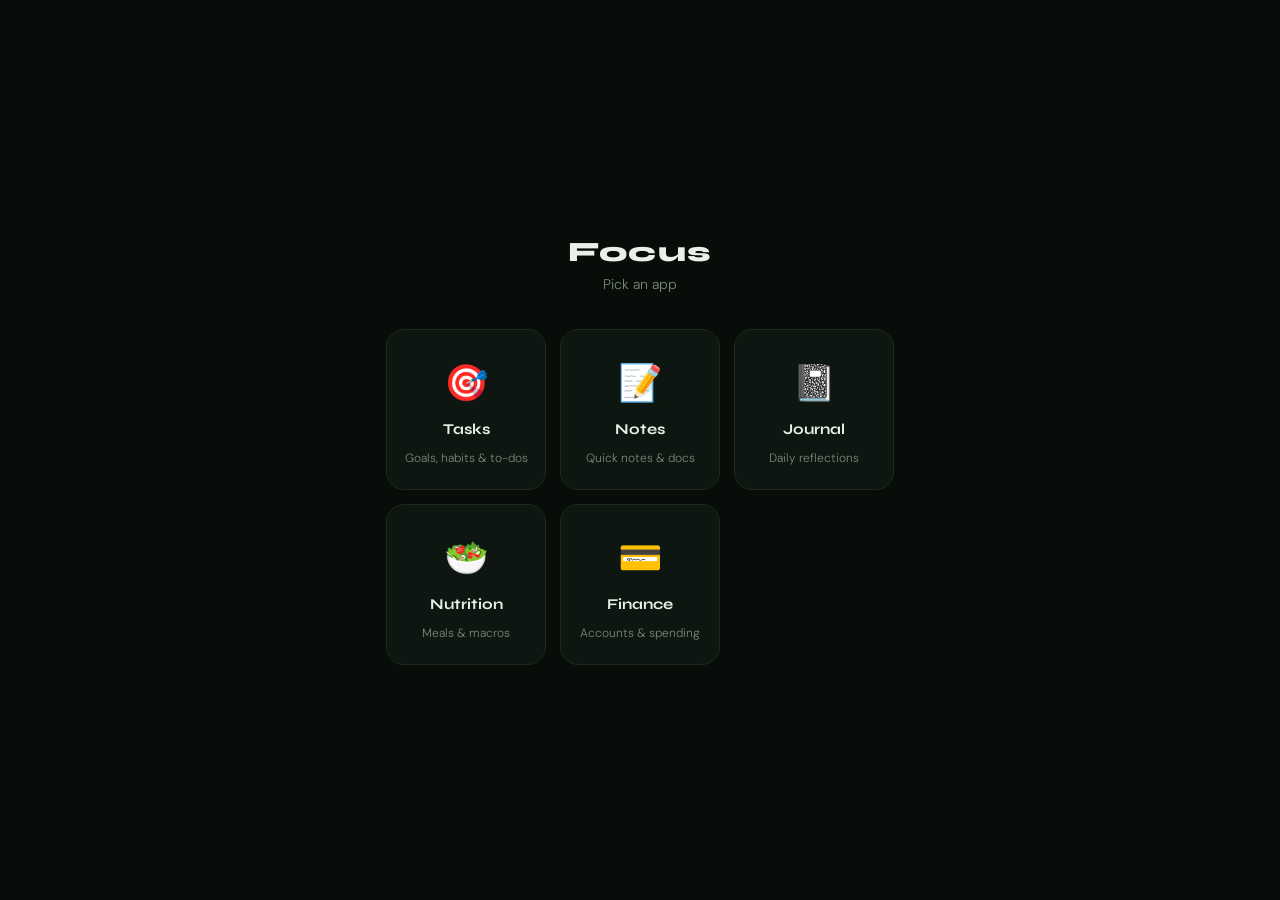
<file: index.html>
<!DOCTYPE html>
<html lang="en">
<head>
  <meta charset="UTF-8" />
  <meta name="viewport" content="width=device-width, initial-scale=1.0, viewport-fit=cover" />
  <meta name="theme-color" content="#0d1610" />
  <title>Focus</title>

  <link rel="manifest" href="manifest.json" />
  <link rel="icon" type="image/png" href="icons/icon-192.png" />
  <link rel="apple-touch-icon" href="icons/icon-192.png" />

  <link rel="preconnect" href="https://fonts.googleapis.com" />
  <link href="https://fonts.googleapis.com/css2?family=Syne:wght@600;700;800&family=DM+Sans:wght@300;400;500&display=swap" rel="stylesheet" />

  <style>
    * { margin: 0; padding: 0; box-sizing: border-box; }

    html, body {
      min-height: 100%;
      background: #080d09;
      color: #e8f0e9;
      font-family: 'DM Sans', sans-serif;
      -webkit-font-smoothing: antialiased;
    }

    body {
      display: flex;
      flex-direction: column;
      align-items: center;
      justify-content: center;
      min-height: 100vh;
      padding: 32px 20px calc(32px + env(safe-area-inset-bottom));
    }

    h1 {
      font-family: 'Syne', sans-serif;
      font-size: 28px;
      font-weight: 800;
      letter-spacing: 0.04em;
      margin-bottom: 6px;
    }

    .subtitle {
      color: #7a8a7d;
      font-size: 14px;
      font-weight: 300;
      margin-bottom: 36px;
    }

    .apps {
      display: grid;
      grid-template-columns: repeat(auto-fit, minmax(140px, 160px));
      gap: 14px;
      justify-content: center;
      width: 100%;
      max-width: 560px;
    }

    .app-card {
      display: flex;
      flex-direction: column;
      align-items: center;
      gap: 12px;
      padding: 26px 14px 22px;
      background: #0d1610;
      border: 1px solid #1b2a1e;
      border-radius: 18px;
      text-decoration: none;
      color: inherit;
      transition: transform 0.15s ease, border-color 0.15s ease, background 0.15s ease;
    }

    .app-card:hover {
      transform: translateY(-3px);
      border-color: #2e4a33;
      background: #101b13;
    }

    .app-card:active { transform: scale(0.97); }

    .app-card img {
      width: 52px;
      height: 52px;
      border-radius: 12px;
    }

    .app-card .name {
      font-family: 'Syne', sans-serif;
      font-size: 15px;
      font-weight: 700;
    }

    .app-card .desc {
      color: #7a8a7d;
      font-size: 12px;
      font-weight: 300;
      text-align: center;
      line-height: 1.4;
    }
  </style>
</head>
<body>

  <h1>Focus</h1>
  <p class="subtitle">Pick an app</p>

  <nav class="apps">
    <a class="app-card" href="todo/">
      <img src="todo/icons/icon.svg" alt="" />
      <span class="name">Tasks</span>
      <span class="desc">Goals, habits &amp; to-dos</span>
    </a>
    <a class="app-card" href="notes/">
      <img src="notes/icons/icon.svg" alt="" />
      <span class="name">Notes</span>
      <span class="desc">Quick notes &amp; docs</span>
    </a>
    <a class="app-card" href="journal/">
      <img src="journal/icons/icon.svg" alt="" />
      <span class="name">Journal</span>
      <span class="desc">Daily reflections</span>
    </a>
    <a class="app-card" href="nutrition/">
      <img src="nutrition/icons/icon.svg" alt="" />
      <span class="name">Nutrition</span>
      <span class="desc">Meals &amp; macros</span>
    </a>
    <a class="app-card" href="finance/">
      <img src="finance/icons/icon.svg" alt="" />
      <span class="name">Finance</span>
      <span class="desc">Accounts &amp; spending</span>
    </a>
  </nav>

  <script>
    // Keep registering the root SW so devices that installed the old
    // combined app pick up the self-destructing version in sw.js.
    if ('serviceWorker' in navigator) {
      window.addEventListener('load', () => navigator.serviceWorker.register('./sw.js'));
    }
  </script>
</body>
</html>
</file>
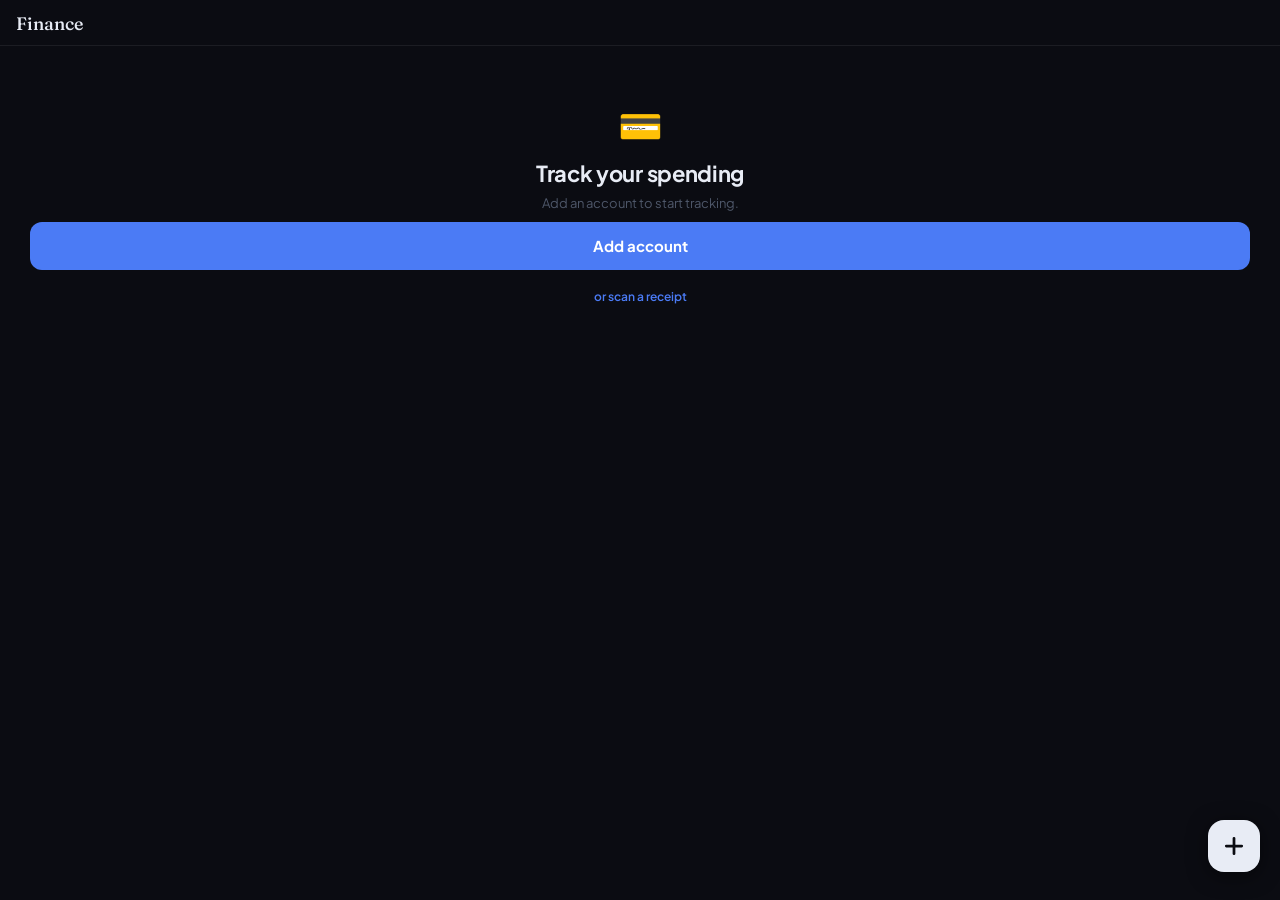
<file: finance/index.html>
<!DOCTYPE html>
<html lang="en">
<head>
  <meta charset="UTF-8" />
  <meta name="viewport" content="width=device-width, initial-scale=1.0, viewport-fit=cover, maximum-scale=1.0, user-scalable=no" />
  <meta name="mobile-web-app-capable" content="yes" />
  <meta name="apple-mobile-web-app-status-bar-style" content="black-translucent" />
  <meta name="theme-color" content="#0B0C12" />
  <title>Focus | Finance</title>

  <link rel="manifest" href="manifest.json" />
  <link rel="icon" type="image/svg+xml" href="icons/icon.svg" />
  <link rel="icon" type="image/png" href="icons/icon-192.png" />
  <link rel="apple-touch-icon" href="icons/icon-192.png" />

  <link rel="stylesheet" href="css/base.css?v=2" />
  <link rel="stylesheet" href="css/header.css?v=5" />
  <link rel="stylesheet" href="css/finance.css?v=6" />
  <link rel="stylesheet" href="css/banking.css" />
  <link rel="stylesheet" href="css/modals.css?v=9" />
  <link rel="stylesheet" href="css/mobile.css?v=3" />
  <link rel="stylesheet" href="css/forms.css" />
  <link rel="stylesheet" href="css/auth.css?v=1" />
  <link rel="preconnect" href="https://fonts.googleapis.com" />
  <link href="https://fonts.googleapis.com/css2?family=Syne:wght@400;500;600;700;800&family=DM+Sans:ital,wght@0,300;0,400;0,500;1,400&family=Fraunces:opsz,wght@9..144,400;9..144,500;9..144,600&family=Plus+Jakarta+Sans:wght@400;500;600;700;800&display=swap" rel="stylesheet" />
</head>
<body>

  <div id="ambient-glow"></div>
  <canvas id="particles-canvas" style="position:fixed;inset:0;pointer-events:none;z-index:9999;"></canvas>
  <div id="flash-overlay"></div>

  <div id="app">
    <header class="header">
      <div class="header-inner">
        <div class="header-left">
          <span style="font-family:'Fraunces',serif;font-size:18px;font-weight:500;color:var(--text-1);">Finance</span>
        </div>
        <div class="header-right"></div>
      </div>
    </header>

    <main class="main notes-active">
      <div id="tab-finance">
        <!-- rendered by renderFinanceTab() -->
      </div>
    </main>

    <button class="fab" id="fab" onclick="openAddTransactionModal()" aria-label="Add transaction">
      <svg width="22" height="22" viewBox="0 0 20 20" fill="none">
        <path d="M10 3v14M3 10h14" stroke="#0B0C12" stroke-width="2.5" stroke-linecap="round"/>
      </svg>
    </button>
  </div><!-- /app -->

  <!-- Finance: Account Modal -->
  <div class="modal-backdrop" id="fin-account-modal" onclick="if(event.target===this)closeFinAccountModal()">
    <div class="modal-sheet" onclick="event.stopPropagation()">
      <div class="modal-handle"></div>
      <h2 class="modal-title">Bank Account</h2>
      <input type="hidden" id="fin-acc-id" />
      <div class="fin-field">
        <label class="fin-label">Account name</label>
        <input class="fin-input" id="fin-acc-name" type="text" placeholder="e.g. Everyday, Savings" />
      </div>
      <div class="fin-field">
        <label class="fin-label">Bank</label>
        <input class="fin-input" id="fin-acc-bank" type="text" placeholder="e.g. ING, NAB, Commonwealth" />
      </div>
      <div class="fin-field">
        <label class="fin-label">Current balance ($)</label>
        <input class="fin-input" id="fin-acc-balance" type="number" step="0.01" placeholder="0.00" />
      </div>
      <button class="fin-save-btn" id="fin-acc-save-btn" onclick="saveFinAccount()">Save</button>
      <button class="fin-delete-btn" id="fin-acc-delete-btn" onclick="deleteFinAccount()" style="display:none">Delete account</button>
    </div>
  </div>

  <!-- Finance: Add Transaction Modal -->
  <div class="modal-backdrop" id="fin-tx-modal" onclick="if(event.target===this)closeFinTxModal()">
    <div class="modal-sheet" onclick="event.stopPropagation()">
      <div class="modal-handle"></div>
      <h2 class="modal-title">Transaction</h2>
      <div class="fin-field">
        <div class="fin-type-toggle">
          <button class="fin-type-btn active-expense" id="fin-tx-type-expense" onclick="finSetTxType('expense')">− Expense</button>
          <button class="fin-type-btn" id="fin-tx-type-income" onclick="finSetTxType('income')">+ Income</button>
        </div>
      </div>
      <div class="fin-field">
        <label class="fin-label">Description</label>
        <input class="fin-input" id="fin-tx-desc" type="text" placeholder="e.g. Woolworths, Petrol" enterkeyhint="next" onkeydown="if(event.key==='Enter'){event.preventDefault();document.getElementById('fin-tx-amount').focus();}" />
      </div>
      <div class="fin-amount-row">
        <div class="fin-field" style="flex:2">
          <label class="fin-label">Amount</label>
          <input class="fin-input" id="fin-tx-amount" type="number" step="0.01" inputmode="decimal" placeholder="0.00" enterkeyhint="next" onkeydown="if(event.key==='Enter'){event.preventDefault();document.getElementById('fin-tx-currency').focus();}" />
        </div>
        <div class="fin-field" style="flex:1">
          <label class="fin-label">Currency</label>
          <select class="fin-select" id="fin-tx-currency" onkeydown="if(event.key==='Enter'){event.preventDefault();document.getElementById('fin-tx-account').focus();}" onchange="document.getElementById('fin-tx-account').focus()">
            <option value="AUD">AUD</option>
            <option value="USD">USD</option>
            <option value="EUR">EUR</option>
            <option value="GBP">GBP</option>
            <option value="SGD">SGD</option>
            <option value="THB">THB</option>
            <option value="JPY">JPY</option>
            <option value="CNY">CNY</option>
            <option value="HKD">HKD</option>
            <option value="CAD">CAD</option>
            <option value="NZD">NZD</option>
            <option value="INR">INR</option>
            <option value="IDR">IDR</option>
            <option value="MYR">MYR</option>
            <option value="PHP">PHP</option>
            <option value="KRW">KRW</option>
          </select>
        </div>
      </div>
      <div class="fin-field">
        <label class="fin-label">Account</label>
        <select class="fin-select" id="fin-tx-account" onkeydown="if(event.key==='Enter'){event.preventDefault();finSaveTx();}" onchange="document.getElementById('fin-tx-save-btn').focus()">
          <!-- populated by openAddTransactionModal / openFinTxDetail -->
        </select>
      </div>
      <button class="fin-save-btn" id="fin-tx-save-btn" onclick="finSaveTx()">Save</button>
      <button class="fin-delete-btn" id="fin-tx-delete-btn" onclick="finDeleteTx()" style="display:none">Delete</button>
    </div>
  </div>

  <!-- Finance: Recurring Payment Modal -->
  <div class="modal-backdrop" id="fin-rec-modal" onclick="if(event.target===this)closeFinRecModal()">
    <div class="modal-sheet" onclick="event.stopPropagation()">
      <div class="modal-handle"></div>
      <h2 class="modal-title">Recurring Payment</h2>
      <div class="fin-field">
        <label class="fin-label">Type</label>
        <div class="fin-type-toggle">
          <button class="fin-type-btn active-expense" id="fin-rec-type-expense" onclick="finSetRecType('expense')">− Expense</button>
          <button class="fin-type-btn" id="fin-rec-type-income" onclick="finSetRecType('income')">+ Income</button>
        </div>
      </div>
      <div class="fin-field">
        <label class="fin-label">Name</label>
        <input class="fin-input" id="fin-rec-name" type="text" placeholder="e.g. Netflix, Rent, Salary" />
      </div>
      <div class="fin-amount-row">
        <div class="fin-field" style="flex:1">
          <label class="fin-label">Amount ($)</label>
          <input class="fin-input" id="fin-rec-amount" type="number" step="0.01" placeholder="0.00" />
        </div>
        <div class="fin-field" style="flex:1">
          <label class="fin-label">Frequency</label>
          <select class="fin-select" id="fin-rec-frequency">
            <option value="weekly">Weekly</option>
            <option value="fortnightly">Fortnightly</option>
            <option value="monthly" selected>Monthly</option>
            <option value="yearly">Yearly</option>
          </select>
        </div>
      </div>
      <div class="fin-amount-row">
        <div class="fin-field" style="flex:1">
          <label class="fin-label">Category</label>
          <select class="fin-select" id="fin-rec-category">
            <option value="">Select…</option>
            <option>Food &amp; Dining</option>
            <option>Transport</option>
            <option>Shopping</option>
            <option>Bills &amp; Utilities</option>
            <option>Entertainment</option>
            <option>Health</option>
            <option>Education</option>
            <option>Travel</option>
            <option>Income</option>
            <option>Other</option>
          </select>
        </div>
        <div class="fin-field" style="flex:1">
          <label class="fin-label">Next due date</label>
          <input class="fin-input" id="fin-rec-due" type="date" />
        </div>
      </div>
      <button class="fin-save-btn" id="fin-rec-save-btn" onclick="finSaveRec()">Save</button>
      <button class="fin-delete-btn" id="fin-rec-delete-btn" onclick="finDeleteRec()" style="display:none">Delete</button>
    </div>
  </div>

  <div class="toast" id="toast"></div>

  <div id="app-loading-overlay" style="position:fixed;inset:0;z-index:10000;background:var(--bg);display:flex;align-items:center;justify-content:center;transition:opacity 0.3s ease;">
    <div style="text-align:center;">
      <div style="font-size:52px;margin-bottom:16px;">💳</div>
      <div style="color:var(--text-2);font-family:var(--font-body);font-size:11px;font-weight:700;letter-spacing:0.14em;text-transform:uppercase;">Finance</div>
      <div class="spinner" style="margin-top:20px;"></div>
    </div>
  </div>


  <!-- Scripts -->
  <script src="js/utils/date.js"></script>
  <script src="config.js" onerror="window.APP_CONFIG={}"></script>
  <script src="js/idb.js"></script>
  <script src="js/db.js"></script>
  <script src="js/auth.js"></script>
  <script src="js/fx.js"></script>
  <script src="js/finance.js"></script>
  <script src="js/banking.js"></script>
  <script src="js/init.js"></script>
  <script>
    if ('serviceWorker' in navigator) {
      window.addEventListener('load', () => navigator.serviceWorker.register('./sw.js'));
    }
  </script>
</body>
</html>
</file>
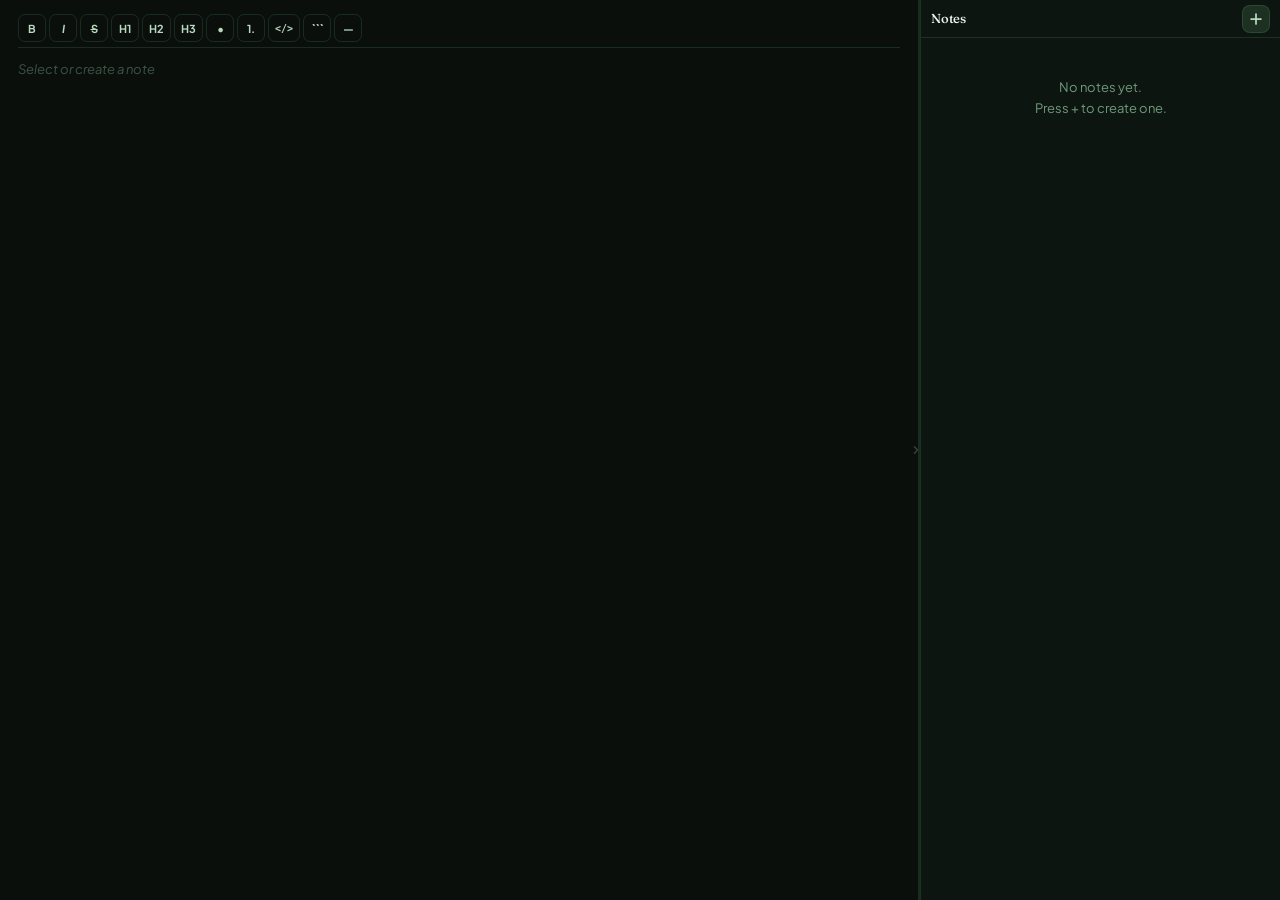
<file: notes/index.html>
<!DOCTYPE html>
<html lang="en">
<head>
  <meta charset="UTF-8" />
  <meta name="viewport" content="width=device-width, initial-scale=1.0, viewport-fit=cover, maximum-scale=1.0, user-scalable=no" />
  <meta name="mobile-web-app-capable" content="yes" />
  <meta name="apple-mobile-web-app-status-bar-style" content="black-translucent" />
  <meta name="theme-color" content="#0d1610" />
  <title>Focus | Notes</title>

  <link rel="manifest" href="manifest.json" />
  <link rel="icon" type="image/svg+xml" href="icons/icon.svg" />
  <link rel="icon" type="image/png" href="icons/icon-192.png" />
  <link rel="apple-touch-icon" href="icons/icon-192.png" />

  <link rel="stylesheet" href="css/base.css" />
  <link rel="stylesheet" href="css/header.css" />
  <link rel="stylesheet" href="css/notes.css" />
  <link rel="stylesheet" href="css/modals.css" />
  <link rel="stylesheet" href="css/mobile.css" />
  <link rel="stylesheet" href="css/forms.css" />
  <link rel="stylesheet" href="css/desktop.css" />
  <link rel="preconnect" href="https://fonts.googleapis.com" />
  <link href="https://fonts.googleapis.com/css2?family=Syne:wght@400;500;600;700;800&family=DM+Sans:ital,wght@0,300;0,400;0,500;1,400&family=Fraunces:opsz,wght@9..144,400;9..144,500;9..144,600&family=Plus+Jakarta+Sans:wght@400;500;600;700;800&display=swap" rel="stylesheet" />
</head>
<body>

  <div id="ambient-glow"></div>
  <canvas id="particles-canvas" style="position:fixed;inset:0;pointer-events:none;z-index:9999;"></canvas>
  <div id="flash-overlay"></div>

  <div id="app">

    <!-- Desktop split layout -->
    <div id="desktop-layout">

      <!-- Left: Notes editor -->
      <div id="desktop-notes-area">
        <main class="main notes-active">
          <div id="tab-notes" style="display:flex;flex-direction:column;flex:1;height:100%;">
            <div class="notes-toolbar">
              <button type="button" class="format-btn" data-format="bold" title="Bold"><strong>B</strong></button>
              <button type="button" class="format-btn" data-format="italic" title="Italic"><em>I</em></button>
              <button type="button" class="format-btn" data-format="strike" title="Strikethrough"><s>S</s></button>
              <button type="button" class="format-btn" data-format="h1" title="Heading 1">H1</button>
              <button type="button" class="format-btn" data-format="h2" title="Heading 2">H2</button>
              <button type="button" class="format-btn" data-format="h3" title="Heading 3">H3</button>
              <button type="button" class="format-btn" data-format="bullet" title="Bullet List">•</button>
              <button type="button" class="format-btn" data-format="numbered" title="Numbered List">1.</button>
              <button type="button" class="format-btn" data-format="code" title="Inline Code"><code>&lt;/&gt;</code></button>
              <button type="button" class="format-btn" data-format="codeblock" title="Code Block">```</button>
              <button type="button" class="format-btn" data-format="hr" title="Divider">—</button>
            </div>
            <div id="notes-textarea" class="notes-editor" contenteditable="true" spellcheck="false" data-placeholder="Start writing…"></div>
          </div>
        </main>

        <button class="fab" id="fab" onclick="openNotesManagerModal()" aria-label="Manage notes">
          <svg width="22" height="22" viewBox="0 0 20 20" fill="none">
            <path d="M10 3v14M3 10h14" stroke="#07100c" stroke-width="2.5" stroke-linecap="round"/>
          </svg>
        </button>
      </div>

      <!-- Resize handle -->
      <div id="panel-resize-handle"></div>

      <!-- Right: Notes list panel -->
      <div id="side-panel" class="open">
        <div id="side-panel-header">
          <span id="panel-title">Notes</span>
          <div id="side-panel-actions">
            <button class="panel-action-btn" id="panel-add-btn" onclick="createAndLoadBlankNotesEntry()" title="New note">
              <svg width="14" height="14" viewBox="0 0 20 20" fill="none"><path d="M10 3v14M3 10h14" stroke="currentColor" stroke-width="2.5" stroke-linecap="round"/></svg>
            </button>
          </div>
        </div>
        <div id="side-panel-body">
          <div id="panel-notes-content" style="display: block;"></div>
        </div>
      </div>

    </div><!-- /desktop-layout -->

    <button id="panel-toggle-btn" onclick="toggleSidePanel()" title="Toggle panel" aria-label="Toggle side panel">
      <svg width="10" height="10" viewBox="0 0 10 10" fill="none">
        <path d="M7 1L3 5L7 9" stroke="currentColor" stroke-width="1.8" stroke-linecap="round" stroke-linejoin="round"/>
      </svg>
    </button>

  </div><!-- /app -->

  <!-- Notes manager modal -->
  <div class="modal-backdrop" id="notes-manager-modal" onclick="closeNotesManagerOnBackdrop(event)">
    <div class="modal-sheet">
      <div class="modal-handle"></div>
      <h2 class="modal-title">Notes</h2>
      <div id="notes-docs-list" style="margin-bottom:12px;max-height:40vh;overflow-y:auto;"></div>
      <div style="border-top:1px solid var(--border);padding-top:12px;">
        <p style="font-size:11px;font-weight:800;letter-spacing:0.12em;text-transform:uppercase;color:var(--text-3);margin-bottom:8px;">New note</p>
        <div class="form-group" style="margin-bottom:0">
          <input id="notes-new-title" type="text" placeholder="Note title…" autocomplete="off" />
        </div>
      </div>
      <div class="modal-actions" style="justify-content:space-between">
        <button class="btn-ghost" onclick="closeNotesManagerModal()">Close</button>
        <button class="btn-primary" onclick="createNewNoteDoc()">Create</button>
      </div>
    </div>
  </div>

  <div class="toast" id="toast"></div>

  <div id="app-loading-overlay" style="position:fixed;inset:0;z-index:10000;background:var(--ink);display:flex;align-items:center;justify-content:center;transition:opacity 0.3s ease;">
    <div style="text-align:center;">
      <div style="font-size:64px;margin-bottom:20px;animation:floatBob 3s ease-in-out infinite;">📝</div>
      <div style="color:var(--mint);font-family:'Fraunces',serif;font-size:24px;letter-spacing:-0.5px;">Notes</div>
      <div class="spinner" style="margin-top:24px;"></div>
    </div>
  </div>

  <!-- Scripts -->
  <script src="js/utils/date.js"></script>
  <script src="config.js" onerror="window.APP_CONFIG={}"></script>
  <script src="js/idb.js"></script>
  <script src="js/db.js"></script>
  <script src="js/fx.js"></script>
  <script src="js/notes.js"></script>
  <script src="js/desktop.js"></script>
  <script src="js/init.js"></script>
  <script>
    if ('serviceWorker' in navigator) {
      window.addEventListener('load', () => navigator.serviceWorker.register('./sw.js'));
    }
  </script>
</body>
</html>
</file>
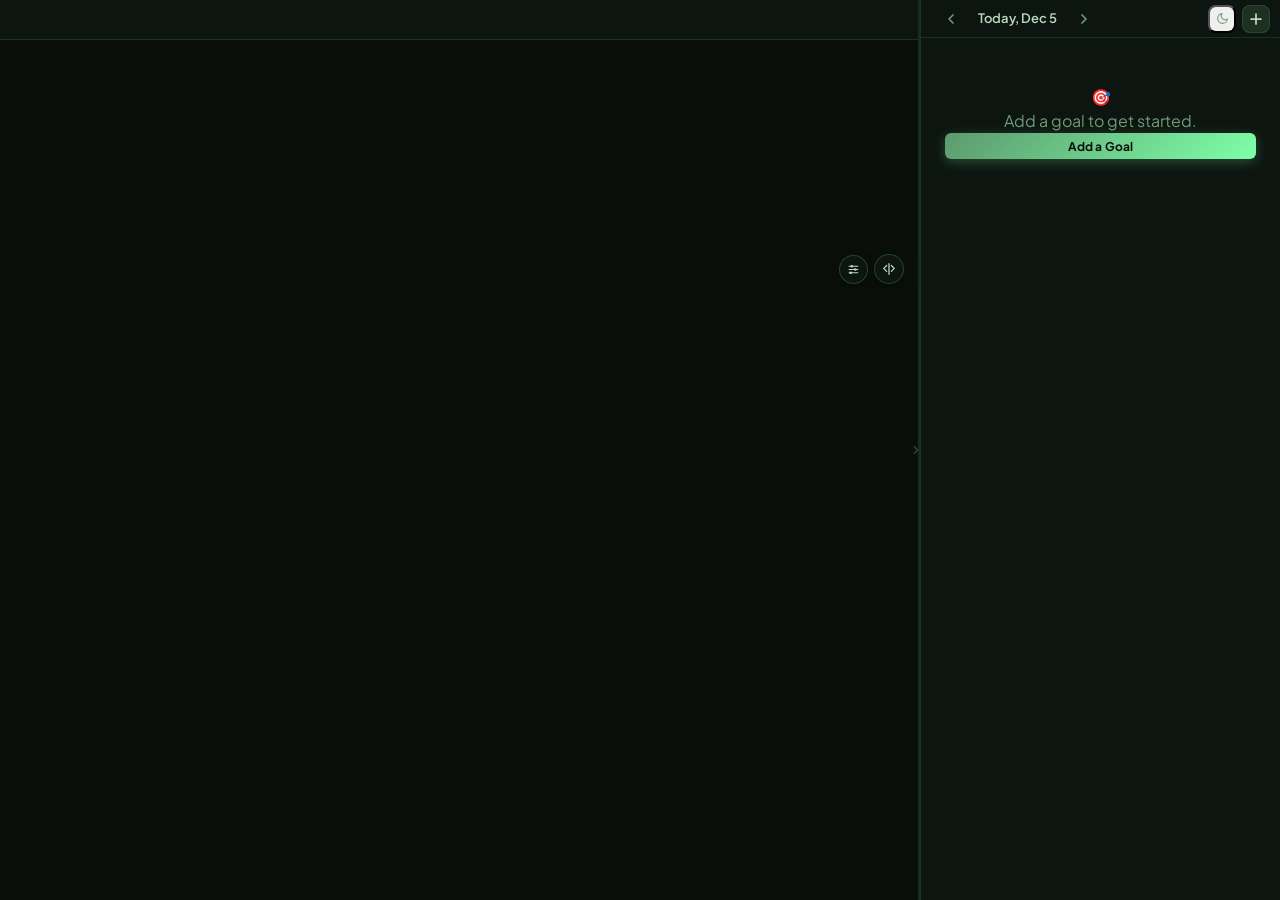
<file: todo/index.html>
<!DOCTYPE html>
<html lang="en">
<head>
  <meta charset="UTF-8" />
  <meta name="viewport" content="width=device-width, initial-scale=1.0, viewport-fit=cover, maximum-scale=1.0, user-scalable=no" />
  <meta name="mobile-web-app-capable" content="yes" />
  <meta name="apple-mobile-web-app-status-bar-style" content="black-translucent" />
  <meta name="theme-color" content="#0d1610" />
  <title>Focus | Tasks & Goals</title>

  <link rel="manifest" href="manifest.json" />
  <link rel="icon" type="image/svg+xml" href="icons/icon.svg" />
  <link rel="icon" type="image/png" href="icons/icon-192.png" />
  <link rel="apple-touch-icon" href="icons/icon-192.png" />

  <link rel="stylesheet" href="css/base.css?v=2" />
  <link rel="stylesheet" href="css/header.css?v=5" />
  <link rel="stylesheet" href="css/items.css?v=10" />
  <link rel="stylesheet" href="css/modals.css?v=9" />
  <link rel="stylesheet" href="css/calendar.css?v=2" />
  <link rel="stylesheet" href="css/graph.css?v=118" />
  <link rel="stylesheet" href="css/mobile.css?v=3" />
  <link rel="stylesheet" href="css/schedule.css" />
  <link rel="stylesheet" href="css/templates.css" />
  <link rel="stylesheet" href="css/forms.css" />
  <link rel="stylesheet" href="css/desktop.css?v=14" />
  <link rel="preconnect" href="https://fonts.googleapis.com" />
  <link href="https://fonts.googleapis.com/css2?family=Syne:wght@400;500;600;700;800&family=DM+Sans:ital,wght@0,300;0,400;0,500;1,400&family=Fraunces:opsz,wght@9..144,400;9..144,500;9..144,600&family=Plus+Jakarta+Sans:wght@400;500;600;700;800&display=swap" rel="stylesheet" />
</head>
<body>

  <div id="ambient-glow"></div>
  <canvas id="particles-canvas" style="position:fixed;inset:0;pointer-events:none;z-index:9999;"></canvas>
  <div id="flash-overlay"></div>

  <div id="app">
    <header class="header">
      <div class="header-inner">
        <div class="header-left">
          <div class="date-navigator">
            <button class="nav-btn" onclick="offsetActiveDate(-1)" aria-label="Previous day">
              <svg width="18" height="18" viewBox="0 0 24 24" fill="none"><path d="M15 18l-6-6 6-6" stroke="currentColor" stroke-width="2.5" stroke-linecap="round" stroke-linejoin="round"/></svg>
            </button>
            <span class="header-date" id="header-date" onclick="toggleCalendarView()" title="Open Calendar"></span>
            <button class="nav-btn" onclick="offsetActiveDate(1)" aria-label="Next day">
              <svg width="18" height="18" viewBox="0 0 24 24" fill="none"><path d="M9 18l6-6-6-6" stroke="currentColor" stroke-width="2.5" stroke-linecap="round" stroke-linejoin="round"/></svg>
            </button>
          </div>
        </div>
        <div class="header-right">
          <div class="header-task-fraction" id="header-task-fraction" style="display:none">
            <span class="task-fraction-done" id="task-fraction-done">0</span>
            <span class="task-fraction-sep">/</span>
            <span class="task-fraction-total" id="task-fraction-total">0</span>
          </div>
          <div class="header-duration" id="header-duration" style="display:none">
            <span class="duration-total-label">today</span>
            <span class="duration-total-value" id="duration-total">0m</span>
          </div>
          <button id="rest-day-btn" onclick="toggleRestDay(getActiveDateStr())" aria-pressed="false" title="Toggle rest day">
            <svg width="13" height="13" viewBox="0 0 24 24" fill="none"><path d="M21 12.79A9 9 0 1111.21 3 7 7 0 0021 12.79z" stroke="currentColor" stroke-width="2" stroke-linecap="round" stroke-linejoin="round"/></svg>
            <span id="rest-day-label">Rest day</span>
          </button>
          <div class="progress-ring-wrap" id="progress-ring-wrap" title="Today's progress">
            <svg class="progress-ring" viewBox="0 0 36 36">
              <defs>
                <linearGradient id="ringGrad" x1="0%" y1="0%" x2="100%" y2="100%">
                  <stop offset="0%" stop-color="#5a9068" />
                  <stop offset="100%" stop-color="#72cc94" />
                </linearGradient>
                <filter id="glow">
                  <feGaussianBlur stdDeviation="2" result="coloredBlur"/>
                  <feMerge><feMergeNode in="coloredBlur"/><feMergeNode in="SourceGraphic"/></feMerge>
                </filter>
              </defs>
              <circle class="ring-bg" cx="18" cy="18" r="15.9" />
              <circle class="ring-fill" id="ring-fill" cx="18" cy="18" r="15.9" stroke-dasharray="0 100" stroke="url(#ringGrad)" filter="url(#glow)" />
            </svg>
            <span class="ring-label" id="ring-label">0%</span>
          </div>
        </div>
      </div>
    </header>

    <!-- Mobile tab bar -->
    <nav class="tab-bar" id="tab-bar">
      <button class="tab-btn" data-tab="todo" onclick="switchTab('todo')">
        <svg width="16" height="16" viewBox="0 0 16 16" fill="none"><rect x="2" y="3" width="12" height="2" rx="1" fill="currentColor"/><rect x="2" y="7.5" width="12" height="2" rx="1" fill="currentColor"/><rect x="2" y="12" width="8" height="2" rx="1" fill="currentColor"/></svg>
        To-do
      </button>
      <button class="tab-btn active" data-tab="goals" onclick="switchTab('goals')">
        <svg width="16" height="16" viewBox="0 0 16 16" fill="none"><circle cx="8" cy="8" r="6" stroke="currentColor" stroke-width="2"/><circle cx="8" cy="8" r="2" fill="currentColor"/><path d="M8 2v3" stroke="currentColor" stroke-width="2" stroke-linecap="round"/></svg>
        Goals
      </button>
    </nav>

    <!-- Desktop split layout -->
    <div id="desktop-layout">

      <!-- Left: Goals -->
      <div id="desktop-notes-area">
        <main class="main goals-active">

          <!-- Calendar date-picker overlay -->
          <div id="calendar-view" style="display:none" onclick="if(event.target===this)toggleCalendarView()">
            <div class="cal-picker-card">
              <div class="calendar-header">
                <button class="cal-nav" onclick="prevMonth()">
                  <svg width="20" height="20" viewBox="0 0 24 24" fill="none"><path d="M15 18l-6-6 6-6" stroke="currentColor" stroke-width="2.5" stroke-linecap="round" stroke-linejoin="round"/></svg>
                </button>
                <h2 id="cal-month-year"></h2>
                <button class="cal-nav" onclick="nextMonth()">
                  <svg width="20" height="20" viewBox="0 0 24 24" fill="none"><path d="M9 18l6-6-6-6" stroke="currentColor" stroke-width="2.5" stroke-linecap="round" stroke-linejoin="round"/></svg>
                </button>
              </div>
              <div class="calendar-weekdays">
                <span>Su</span><span>Mo</span><span>Tu</span><span>We</span><span>Th</span><span>Fr</span><span>Sa</span>
              </div>
              <div id="calendar-grid" class="calendar-grid"></div>
            </div>
          </div>

          <!-- Mobile: Todo tab -->
          <div id="tab-todo" style="display:none">
            <div id="todo-content-wrap">
              <div id="loading" class="loading-state">
                <div class="spinner"></div>
                <p>Gathering focus...</p>
              </div>
              <div id="todo-no-goals" class="empty-state" style="display:none">
                <div class="empty-art">🎯</div>
                <p>Add a goal to get started.</p>
                <button class="btn-primary" onclick="switchTab('goals');setTimeout(openGoalModal,150)">Add a Goal</button>
              </div>
              <div id="todo-empty-state" class="empty-state" style="display:none">
                <div class="empty-art">🌿</div>
                <p>Nothing here yet.</p>
                <button class="btn-primary" onclick="openChoiceModal()">Add</button>
              </div>
              <div id="todo-content" style="display:none">
                <div id="items-container"></div>
                <div id="todo-flexible-container" style="display:none; margin-top: 18px;">
                  <div class="flexible-section-header">
                    <p class="section-label" style="margin-bottom:4px">Flexible</p>
                  </div>
                  <div id="todo-flexible-list"></div>
                </div>
                <div id="todo-eventually-container" style="display:none; margin-top: 18px;">
                  <p class="section-label">Eventually</p>
                  <div id="todo-eventually-list"></div>
                </div>
              </div>
            </div>
          </div>

          <!-- Goals tab (mobile + desktop main) -->
          <div id="tab-goals" style="display:none">
            <div id="goals-loading" class="loading-state" style="display:none">
              <div class="spinner"></div>
              <p>Loading your ONE Things…</p>
            </div>
            <div id="goals-empty" class="empty-state" style="display:none"></div>
            <div id="goals-list" style="display:none">
              <div class="goal-graph-controls">
                <button class="goal-tidy-btn" onclick="toggleLayoutPanel()" title="Layout settings" id="goal-layout-toggle">
                  <svg width="13" height="13" viewBox="0 0 24 24" fill="none" stroke="currentColor" stroke-width="2.2" stroke-linecap="round" stroke-linejoin="round"><line x1="4" y1="6" x2="20" y2="6"/><line x1="4" y1="12" x2="20" y2="12"/><line x1="4" y1="18" x2="20" y2="18"/><circle cx="9" cy="6" r="2.5" fill="currentColor" stroke="none"/><circle cx="15" cy="12" r="2.5" fill="currentColor" stroke="none"/><circle cx="7" cy="18" r="2.5" fill="currentColor" stroke="none"/></svg>
                  Layout
                </button>
                <button id="goal-tidy-btn" class="goal-tidy-btn" onclick="tidyGoalGraph()" title="Auto-arrange goals">
                  <svg width="14" height="14" viewBox="0 0 24 24" fill="none" stroke="currentColor" stroke-width="2.2" stroke-linecap="round" stroke-linejoin="round"><polyline points="8 6 3 11 8 16"/><polyline points="16 6 21 11 16 16"/><line x1="12" y1="3" x2="12" y2="21"/></svg>
                  Tidy
                </button>
              </div>
              <div id="goal-layout-panel" class="goal-layout-panel">
                <div class="layout-row">
                  <span class="layout-label">H-spread</span>
                  <input type="range" id="gls-x" class="layout-range" min="20" max="200" value="55" oninput="onLayoutSlider()">
                  <span class="layout-val" id="gls-x-v">55</span>
                </div>
                <div class="layout-row">
                  <span class="layout-label">V-depth</span>
                  <input type="range" id="gls-y" class="layout-range" min="20" max="160" value="50" oninput="onLayoutSlider()">
                  <span class="layout-val" id="gls-y-v">50</span>
                </div>
                <div class="layout-row">
                  <span class="layout-label">Root gap</span>
                  <input type="range" id="gls-r" class="layout-range" min="0" max="120" value="40" oninput="onLayoutSlider()">
                  <span class="layout-val" id="gls-r-v">40</span>
                </div>
                <div class="layout-row">
                  <span class="layout-label">Edge curve</span>
                  <input type="range" id="gls-c" class="layout-range" min="0" max="100" value="50" oninput="onLayoutSlider()">
                  <span class="layout-val" id="gls-c-v">50%</span>
                </div>
              </div>
              <div id="goals-container"></div>
            </div>
          </div>

        </main>

        <button class="fab" id="fab" onclick="fabClick()" aria-label="Add">
          <svg width="22" height="22" viewBox="0 0 20 20" fill="none">
            <path d="M10 3v14M3 10h14" stroke="#07100c" stroke-width="2.5" stroke-linecap="round"/>
          </svg>
        </button>
      </div><!-- /desktop-notes-area -->

      <!-- Resize handle -->
      <div id="panel-resize-handle"></div>

      <!-- Right: Todo panel -->
      <div id="side-panel" class="open">
        <div id="side-panel-header">
          <span id="panel-title">To‑Do</span>
          <div id="panel-date-navigator" class="panel-date-navigator"></div>
          <div id="side-panel-actions">
            <button class="panel-action-btn" id="panel-add-btn" onclick="panelFabClick()" title="Add new">
              <svg width="14" height="14" viewBox="0 0 20 20" fill="none"><path d="M10 3v14M3 10h14" stroke="currentColor" stroke-width="2.5" stroke-linecap="round"/></svg>
            </button>
          </div>
        </div>
        <div id="side-panel-body">
          <div id="panel-todo-content" style="display: block;"></div>
        </div>
      </div>

    </div><!-- /desktop-layout -->

    <button id="panel-toggle-btn" onclick="toggleSidePanel()" title="Toggle panel" aria-label="Toggle side panel">
      <svg width="10" height="10" viewBox="0 0 10 10" fill="none">
        <path d="M7 1L3 5L7 9" stroke="currentColor" stroke-width="1.8" stroke-linecap="round" stroke-linejoin="round"/>
      </svg>
    </button>

  </div><!-- /app -->

  <!-- Choice modal -->
  <div class="modal-backdrop" id="choice-modal" onclick="closeChoiceOnBackdrop(event)">
    <div class="modal-sheet choice-sheet">
      <div class="modal-handle"></div>
      <div class="choice-grid">
        <button class="choice-btn" onclick="closeChoiceModal(); setTimeout(openModal, 150)">
          <div class="choice-icon">🌿</div>
          <div class="choice-text"><strong>Habit</strong></div>
        </button>
        <button class="choice-btn" onclick="closeChoiceModal(); setTimeout(openTodoModal, 150)">
          <div class="choice-icon">⬤</div>
          <div class="choice-text"><strong>To-do</strong></div>
        </button>
        <button class="choice-btn" onclick="closeChoiceModal(); setTimeout(openGoalModal, 150)">
          <div class="choice-icon">🎯</div>
          <div class="choice-text"><strong>Goal</strong></div>
        </button>
      </div>
    </div>
  </div>

  <!-- Habit modal -->
  <div class="modal-backdrop" id="modal" onclick="closeOnBackdrop(event)">
    <div class="modal-sheet" onclick="event.stopPropagation()">
      <h2 class="modal-title" id="habit-modal-title">New Habit</h2>
      <div class="form-group" id="habit-name-group">
        <input id="habit-name" type="text" placeholder="e.g. Morning stretch" maxlength="50" />
      </div>
      <div class="form-group" id="habit-goal-group">
        <select id="habit-goal"><option value="">Select a goal…</option></select>
      </div>
      <div class="form-group" id="habit-icon-group">
        <div class="icon-picker-wrap">
          <input id="habit-icon" type="text" maxlength="2" placeholder="⬤" value="⬤" oninput="syncHabitIconPreview(this)" />
          <div class="emoji-picker-grid" id="habit-emoji-grid">
            <span class="emoji-opt" onclick="pickHabitEmoji('🏃')">🏃</span>
            <span class="emoji-opt" onclick="pickHabitEmoji('🧘')">🧘</span>
            <span class="emoji-opt" onclick="pickHabitEmoji('📚')">📚</span>
            <span class="emoji-opt" onclick="pickHabitEmoji('✍️')">✍️</span>
            <span class="emoji-opt" onclick="pickHabitEmoji('💧')">💧</span>
            <span class="emoji-opt" onclick="pickHabitEmoji('🍎')">🍎</span>
            <span class="emoji-opt" onclick="pickHabitEmoji('😴')">😴</span>
            <span class="emoji-opt" onclick="pickHabitEmoji('🧠')">🧠</span>
            <span class="emoji-opt" onclick="pickHabitEmoji('💪')">💪</span>
            <span class="emoji-opt" onclick="pickHabitEmoji('🎯')">🎯</span>
            <span class="emoji-opt" onclick="pickHabitEmoji('🌿')">🌿</span>
            <span class="emoji-opt" onclick="pickHabitEmoji('☀️')">☀️</span>
            <span class="emoji-opt" onclick="pickHabitEmoji('🎵')">🎵</span>
            <span class="emoji-opt" onclick="pickHabitEmoji('🖊️')">🖊️</span>
            <span class="emoji-opt" onclick="pickHabitEmoji('🧹')">🧹</span>
            <span class="emoji-opt" onclick="pickHabitEmoji('🚴')">🚴</span>
            <span class="emoji-opt" onclick="pickHabitEmoji('🧃')">🧃</span>
            <span class="emoji-opt" onclick="pickHabitEmoji('🫀')">🫀</span>
            <span class="emoji-opt" onclick="pickHabitEmoji('🌙')">🌙</span>
            <span class="emoji-opt" onclick="pickHabitEmoji('⬤')">⬤</span>
          </div>
        </div>
      </div>
      <div class="form-group" id="habit-freq-group">
        <label>Frequency</label>
        <div class="freq-tabs" id="freq-tabs">
          <button type="button" class="freq-tab active" data-freq="daily" onclick="selectFreq('daily')">Daily</button>
          <button type="button" class="freq-tab" data-freq="weekly" onclick="selectFreq('weekly')">Weekly</button>
          <button type="button" class="freq-tab" data-freq="interval" onclick="selectFreq('interval')">Interval</button>
          <button type="button" class="freq-tab" data-freq="flexible" onclick="selectFreq('flexible')">Flexible</button>
        </div>
        <div class="day-picker" id="day-picker" style="display:none">
          <button type="button" class="day-btn" data-day="mon">M</button>
          <button type="button" class="day-btn" data-day="tue">T</button>
          <button type="button" class="day-btn" data-day="wed">W</button>
          <button type="button" class="day-btn" data-day="thu">T</button>
          <button type="button" class="day-btn" data-day="fri">F</button>
          <button type="button" class="day-btn" data-day="sat">S</button>
          <button type="button" class="day-btn" data-day="sun">S</button>
        </div>
        <div class="interval-picker" id="interval-picker" style="display:none">
          <input type="number" id="habit-interval" min="2" max="30" value="2" step="1" placeholder="Every X days" />
        </div>
      </div>
      <div class="form-group" id="habit-schedule-group">
        <label>Schedule</label>
        <div class="schedule-header">
          <div class="stepper">
            <button type="button" class="stepper-btn" onclick="stepHabitTarget(-1)">−</button>
            <span class="stepper-val" id="habit-target-display">1×</span>
            <button type="button" class="stepper-btn" onclick="stepHabitTarget(1)">+</button>
          </div>
          <select id="habit-duration" class="duration-inline">
            <option value="">No duration</option>
            <option value="5">5 min</option>
            <option value="10">10 min</option>
            <option value="15">15 min</option>
            <option value="20">20 min</option>
            <option value="30">30 min</option>
            <option value="45">45 min</option>
            <option value="60">1 hr</option>
            <option value="90">1.5 hr</option>
            <option value="120">2 hr</option>
          </select>
        </div>
        <input type="hidden" id="habit-target" value="1" />
        <div class="habit-time-slots"></div>
      </div>
      <div class="form-group" id="habit-counter-group">
        <label class="counter-toggle-label">
          <span class="counter-toggle-title">Counter mode</span>
          <div class="toggle-switch">
            <input type="checkbox" id="habit-counter" />
            <span class="toggle-track"><span class="toggle-thumb"></span></span>
          </div>
        </label>
      </div>
      <div class="modal-actions">
        <button class="btn-ghost" onclick="closeModal()">Cancel</button>
        <button class="btn-primary" id="habit-save-btn" onclick="saveHabit()">Save</button>
      </div>
    </div>
  </div>

  <!-- Goal modal -->
  <div class="modal-backdrop" id="goal-modal" onclick="closeGoalOnBackdrop(event)">
    <div class="modal-sheet" onclick="event.stopPropagation()">
      <h2 class="modal-title" id="goal-modal-title">New Goal</h2>
      <div class="form-group">
        <label>Parent goals</label>
        <div id="goal-parent-chips" class="parent-chips"></div>
        <div id="goal-parent-summary" class="parent-chips-summary">No parent — root</div>
      </div>
      <div class="form-group">
        <label>Goal</label>
        <input id="goal-name" type="text" placeholder="e.g. Run a Marathon" maxlength="60" />
      </div>
      <div class="form-group">
        <label>Why <span class="label-optional">(optional)</span></label>
        <textarea id="goal-why" placeholder="Your motivation..." maxlength="200" rows="3"></textarea>
      </div>
      <div class="form-group">
        <div id="goal-emoji-grid" class="emoji-picker-grid"></div>
        <input type="hidden" id="goal-icon" value="🎯" />
      </div>
      <div class="modal-actions">
        <button class="btn-ghost" onclick="closeGoalModal()">Cancel</button>
        <button class="btn-primary" onclick="saveGoal()">Save goal</button>
      </div>
    </div>
  </div>

  <!-- Todo modal -->
  <div class="modal-backdrop" id="todo-modal" onclick="closeTodoOnBackdrop(event)">
    <div class="modal-sheet" onclick="event.stopPropagation()">
      <h2 class="modal-title" id="todo-modal-title">New To-do</h2>
      <div class="form-group">
        <input id="todo-name" type="text" placeholder="e.g. Call dentist" maxlength="80" />
      </div>
      <div class="form-group">
        <select id="todo-goal-select"><option value="">Select a goal…</option></select>
      </div>
      <div class="form-group">
        <div class="when-selector" id="when-selector">
          <button type="button" class="when-option active" data-when="today">Today</button>
          <button type="button" class="when-option" data-when="eventually">Eventually</button>
          <button type="button" class="when-option" data-when="scheduled">Pick a date</button>
        </div>
        <div id="due-date-group" style="display:none; margin-top:12px;">
          <input id="todo-due" type="hidden" />
          <div class="modal-cal-wrap" id="modal-cal-due"></div>
        </div>
        <div id="deadline-group" style="display:none; margin-top:12px;">
          <input id="todo-deadline" type="hidden" />
          <div class="modal-cal-wrap" id="modal-cal-deadline"></div>
        </div>
      </div>
      <details style="margin-top:4px;">
        <summary style="font-size:13px; color:var(--text-3); cursor:pointer; padding:6px 0; list-style:none; display:flex; align-items:center; gap:6px; user-select:none;">
          <svg width="12" height="12" viewBox="0 0 12 12" fill="none"><path d="M3 4.5L6 7.5L9 4.5" stroke="currentColor" stroke-width="1.8" stroke-linecap="round" stroke-linejoin="round"/></svg>
          More options
        </summary>
        <div class="form-group" id="todo-time-group" style="margin-top:12px;">
          <label>Time</label>
          <div class="schedule-header">
            <div class="stepper">
              <button type="button" class="stepper-btn" onclick="stepTodoTarget(-1)">−</button>
              <span class="stepper-val" id="todo-target-display">1×</span>
              <button type="button" class="stepper-btn" onclick="stepTodoTarget(1)">+</button>
            </div>
          </div>
          <input type="hidden" id="todo-target" value="1" />
          <div class="todo-time-slots habit-time-slots"></div>
        </div>
        <div class="form-group" style="margin-top:12px;">
          <label class="checkbox-label">
            <input type="checkbox" id="todo-streak">
            <span>Streak task</span>
          </label>
        </div>
        <div class="form-group" id="template-row" style="margin-top:12px;">
          <select id="todo-template-select" onchange="applyTemplate(this.value)">
            <option value="">Load a template…</option>
          </select>
        </div>
        <div id="template-save-row" style="margin-top:12px;">
          <input id="template-name-input" type="text" placeholder="Template name" style="display:none; margin-bottom:8px;" />
          <label style="display:flex; align-items:center; gap:8px; font-size:14px;">
            <input type="checkbox" id="save-as-template" />
            <span>Save as template</span>
          </label>
        </div>
      </details>
      <div class="modal-actions">
        <button class="btn-ghost" onclick="closeTodoModal()">Cancel</button>
        <button class="btn-primary" id="todo-save-btn" onclick="saveTodo()">Save</button>
      </div>
    </div>
  </div>

  <div class="toast" id="toast"></div>

  <div id="app-loading-overlay" style="position:fixed;inset:0;z-index:10000;background:var(--ink);display:flex;align-items:center;justify-content:center;transition:opacity 0.3s ease;">
    <div style="text-align:center;">
      <div style="font-size:64px;margin-bottom:20px;animation:floatBob 3s ease-in-out infinite;">🎯</div>
      <div style="color:var(--mint);font-family:'Fraunces',serif;font-size:24px;letter-spacing:-0.5px;">Tasks</div>
      <div class="spinner" style="margin-top:24px;"></div>
    </div>
  </div>

  <!-- Scripts -->
  <script src="js/utils/date.js"></script>
  <script src="config.js" onerror="window.APP_CONFIG={}"></script>
  <script src="js/idb.js"></script>
  <script src="js/db.js"></script>
  <script src="js/state.js"></script>
  <script src="js/fx.js"></script>
  <script src="js/nav.js"></script>
  <script src="js/modals.js"></script>
  <script src="js/goals.js"></script>
  <script src="js/habits.js"></script>
  <script src="js/todos.js"></script>
  <script src="js/desktop.js"></script>
  <script src="js/init.js"></script>
  <script>
    if ('serviceWorker' in navigator) {
      window.addEventListener('load', () => navigator.serviceWorker.register('./sw.js'));
    }
  </script>
</body>
</html>
</file>
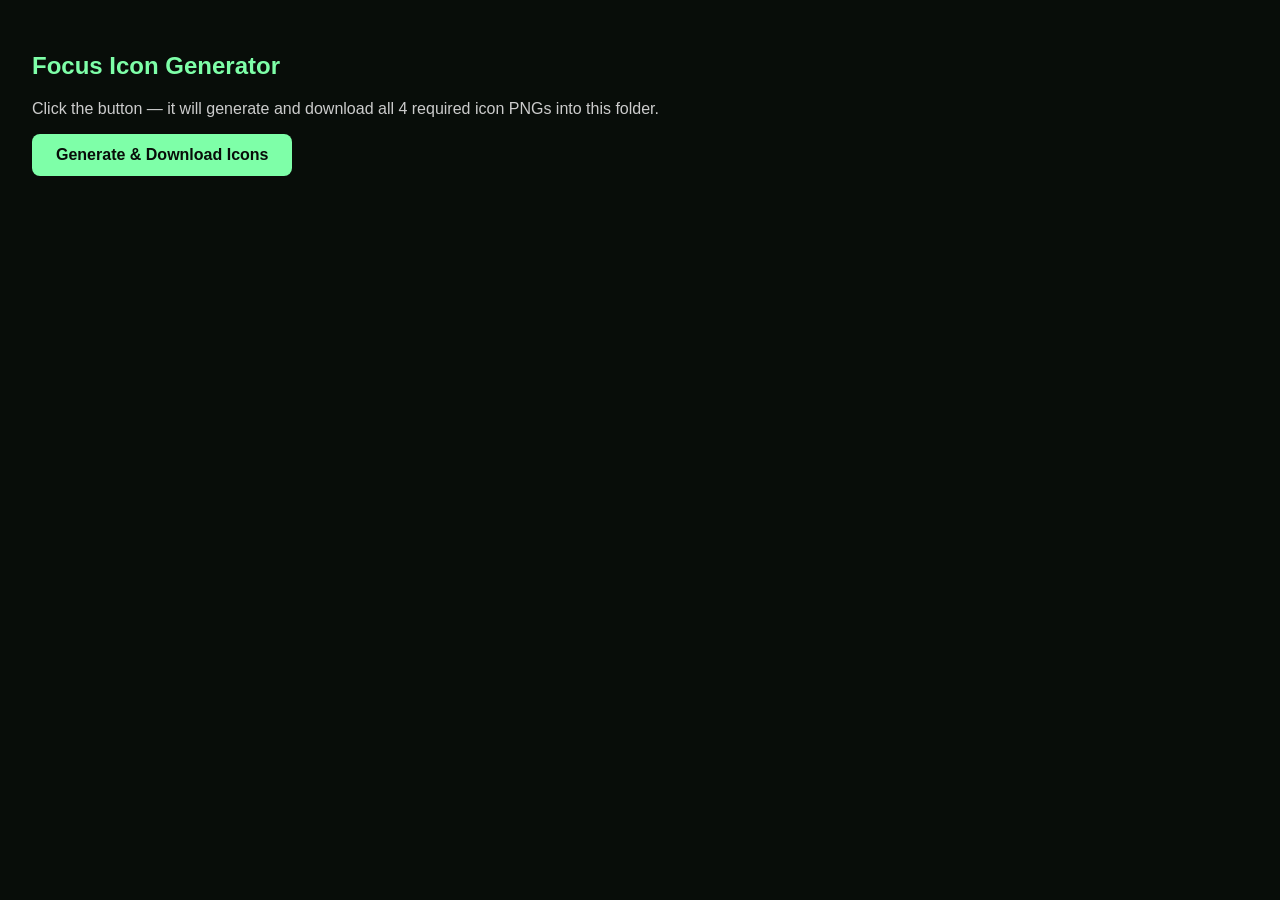
<file: icons/generate.html>
<!DOCTYPE html>
<html>
<head><title>Generate Focus Icons</title></head>
<body style="font-family:sans-serif;padding:24px;background:#080d09;color:#ccc">
<h2 style="color:#7effa8">Focus Icon Generator</h2>
<p>Click the button — it will generate and download all 4 required icon PNGs into this folder.</p>
<button onclick="generate()" style="padding:12px 24px;background:#7effa8;color:#080d09;border:none;border-radius:8px;font-size:16px;font-weight:700;cursor:pointer">Generate & Download Icons</button>

<script>
function drawIcon(size, maskable) {
  const c = document.createElement('canvas');
  c.width = c.height = size;
  const ctx = c.getContext('2d');
  const pad = maskable ? size * 0.1 : 0;

  // Background
  ctx.fillStyle = '#0d1610';
  ctx.fillRect(0, 0, size, size);

  // Glow
  const glow = ctx.createRadialGradient(size/2, size/2, 0, size/2, size/2, size/2);
  glow.addColorStop(0, 'rgba(126,255,168,0.15)');
  glow.addColorStop(1, 'rgba(0,0,0,0)');
  ctx.fillStyle = glow;
  ctx.fillRect(0, 0, size, size);

  // Circle border
  const r = (size/2 - pad) * 0.88;
  ctx.strokeStyle = '#7effa8';
  ctx.lineWidth = size * 0.04;
  ctx.beginPath();
  ctx.arc(size/2, size/2, r, 0, Math.PI*2);
  ctx.stroke();

  // Star/target shape
  const cx = size/2, cy = size/2;
  const outer = r * 0.65, inner = r * 0.28;
  const pts = 5;
  ctx.fillStyle = '#7effa8';
  ctx.beginPath();
  for (let i = 0; i < pts*2; i++) {
    const angle = (i * Math.PI / pts) - Math.PI/2;
    const rad = i % 2 === 0 ? outer : inner;
    i === 0 ? ctx.moveTo(cx + rad*Math.cos(angle), cy + rad*Math.sin(angle))
             : ctx.lineTo(cx + rad*Math.cos(angle), cy + rad*Math.sin(angle));
  }
  ctx.closePath();
  ctx.fill();

  return c;
}

function download(canvas, name) {
  const a = document.createElement('a');
  a.download = name;
  a.href = canvas.toDataURL('image/png');
  a.click();
}

function generate() {
  download(drawIcon(192, false), 'icon-192.png');
  setTimeout(() => download(drawIcon(512, false), 'icon-512.png'), 300);
  setTimeout(() => download(drawIcon(192, true),  'icon-maskable-192.png'), 600);
  setTimeout(() => download(drawIcon(512, true),  'icon-maskable-512.png'), 900);
}
</script>
</body>
</html>
</file>
<file: finance/css/base.css>
*, *::before, *::after { box-sizing: border-box; margin: 0; padding: 0; }

:root {
  --font-display: 'Fraunces', Georgia, serif;
  --font-body:    'Plus Jakarta Sans', system-ui, sans-serif;

  --bg:        #0B0C12;
  --surface:   #13151E;
  --surface-2: #1C1F2C;
  --surface-3: #252939;
  --lift:      #2E3349;

  --accent:    #4B7BF5;
  --accent-2:  #7BA4F7;

  --positive:  #34D399;
  --negative:  #F87171;
  --gold:      #FBBF24;

  --text-1:    #E8ECF5;
  --text-2:    #8892A4;
  --text-3:    #4E5769;

  --border:    rgba(255,255,255,0.07);
  --border-2:  rgba(255,255,255,0.13);

  /* legacy aliases so existing references keep working */
  --ink:       var(--bg);
  --ink-2:     var(--surface);
  --mint:      var(--positive);
  --mint-dark: #22a370;
  --ember:     var(--negative);
  --surface-2: #1C1F2C;
  --surface-3: #252939;
  --lift-2:    #3a4060;
  --sage:      var(--accent);
  --foam:      #c7e0ff;
  --mist:      #e8f0ff;
  --sky:       #93c5fd;
  --border-2:  rgba(255,255,255,0.13);
  --glass-bg:  rgba(19,21,30,0.85);
  --glow-mint: none;
  --radius:    14px;
  --radius-sm: 10px;
  --radius-xs: 7px;
  --spring-bouncy: cubic-bezier(0.25, 0.46, 0.45, 0.94);
  --spring-smooth: cubic-bezier(0.22, 1, 0.36, 1);
  --transition-fast:   0.12s ease;
  --transition-smooth: 0.2s ease;
  --shadow-inset: inset 0 1px 2px rgba(0,0,0,0.4);
  --shadow-base:  0 2px 8px rgba(0,0,0,0.4);
  --shadow-card:  0 4px 16px rgba(0,0,0,0.4);
  --shadow-float: 0 8px 32px rgba(0,0,0,0.5);
  --shadow-lift:  0 16px 48px rgba(0,0,0,0.6);
}

html, body {
  height: 100%; height: 100dvh;
  background: var(--bg);
  color: var(--text-1);
  font-family: var(--font-body);
  font-size: 15px;
  line-height: 1.5;
  -webkit-font-smoothing: antialiased;
  -moz-osx-font-smoothing: grayscale;
  overscroll-behavior-y: none;
  overflow: hidden;
}

h1, h2, h3 { font-family: var(--font-body); font-weight: 600; line-height: 1.2; }
button, input, select, textarea { font-family: inherit; font-size: inherit; }

.modal-title { font-size: 20px; font-weight: 700; letter-spacing: -0.3px; }

body::after { display: none; }
#ambient-glow { display: none; }

@keyframes spin { to { transform: rotate(360deg); } }
@keyframes fadePop {
  0%   { opacity: 0; transform: scale(0.95); }
  100% { opacity: 1; transform: scale(1); }
}
@keyframes shake {
  0%, 100% { transform: translateX(0); }
  25% { transform: translateX(-4px); }
  75% { transform: translateX(4px); }
}
.screen-shake { animation: shake 0.25s ease both; }

.spinner {
  width: 32px; height: 32px;
  border: 2px solid var(--surface-3);
  border-top-color: var(--accent);
  border-radius: 50%;
  margin: 0 auto 20px;
  animation: spin 0.7s linear infinite;
}

#flash-overlay { display: none; }

#app { display: flex; flex-direction: column; height: 100%; height: 100dvh; overflow: hidden; }

*:focus-visible { outline: 2px solid var(--accent); outline-offset: 2px; border-radius: 4px; }

::-webkit-scrollbar { width: 4px; }
::-webkit-scrollbar-track { background: transparent; }
::-webkit-scrollbar-thumb { background: var(--surface-3); border-radius: 4px; }

.fab {
  position: fixed;
  right: 20px;
  bottom: 28px;
  width: 52px; height: 52px;
  border-radius: 16px;
  background: var(--text-1);
  border: none;
  display: flex; align-items: center; justify-content: center;
  cursor: pointer;
  box-shadow: 0 4px 20px rgba(0,0,0,0.5);
  transition: transform 0.15s ease, background 0.15s;
  z-index: 200;
}
.fab:hover { transform: translateY(-2px); }
.fab:active { transform: scale(0.94); }
.fab svg { color: var(--bg); }

.toast {
  position: fixed;
  bottom: calc(100px + env(safe-area-inset-bottom,0));
  left: 50%;
  transform: translateX(-50%) translateY(12px);
  background: var(--surface-2);
  border: 1px solid var(--border-2);
  color: var(--text-1);
  padding: 10px 20px;
  border-radius: 50px;
  font-size: 13px;
  font-weight: 600;
  z-index: 1000;
  opacity: 0;
  pointer-events: none;
  transition: opacity 0.2s ease, transform 0.2s ease;
  white-space: nowrap;
  box-shadow: var(--shadow-float);
}
.toast.show { opacity: 1; transform: translateX(-50%) translateY(0); }

.main { flex: 1; min-height: 0; overflow-y: auto; -webkit-overflow-scrolling: touch; }
</file>
<file: finance/css/header.css>
/* ── HEADER ── */
.header {
  position: relative; z-index: 50;
  background: var(--bg);
  border-bottom: 1px solid var(--border);
  padding: env(safe-area-inset-top, 0px) 0 0;
  flex-shrink: 0;
}

.header-inner {
  display: flex; align-items: center; justify-content: space-between;
  padding: 10px 16px 8px;
}

.header-left  { display: flex; flex-direction: row; align-items: center; gap: 6px; }
.header-right { display: flex; align-items: center; gap: 8px; }

.app-name {
  font-family: var(--font-body);
  font-size: 17px; font-weight: 700;
  color: var(--text-1);
  letter-spacing: -0.2px;
}

/* Tab bar (Finance has none currently, kept for completeness) */
.tab-bar {
  display: flex; padding: 0 8px; gap: 2px;
  background: var(--bg);
  border-bottom: 1px solid var(--border);
  flex-shrink: 0;
}
.tab-btn {
  flex: 1; display: flex; align-items: center; justify-content: center; gap: 4px;
  padding: 8px 6px; background: transparent; border: none;
  font-family: var(--font-body); font-size: 12px; font-weight: 700;
  color: var(--text-3); cursor: pointer;
  transition: color 0.15s, border-color 0.15s;
  border-radius: 0; border-bottom: 2px solid transparent; min-height: 36px;
}
.tab-btn:hover { color: var(--text-2); }
.tab-btn.active { color: var(--accent); border-bottom-color: var(--accent); }

/* Nav buttons (date navigator) */
.date-navigator { display: flex; align-items: center; gap: 4px; }
.nav-btn {
  background: transparent; border: none; color: var(--text-3); cursor: pointer;
  padding: 5px; border-radius: 8px;
  display: flex; align-items: center; justify-content: center;
  transition: background 0.15s, color 0.15s;
}
.nav-btn:hover { background: var(--surface-2); color: var(--text-1); }
.nav-btn:active { transform: scale(0.9); }
.nav-btn.active { background: rgba(75,123,245,0.15); color: var(--accent); }

.header-date {
  font-size: 13px; color: var(--text-2); font-weight: 600; cursor: pointer;
  padding: 4px 10px; border-radius: 8px;
  transition: background 0.15s, color 0.15s;
  border: 1px solid transparent; min-height: 28px; display: flex; align-items: center;
}
.header-date:hover { background: var(--surface-2); color: var(--text-1); }
.header-date.active { background: rgba(75,123,245,0.12); color: var(--accent); border-color: rgba(75,123,245,0.3); }

/* Progress ring */
.progress-ring-wrap {
  position: relative; width: 40px; height: 40px;
  display: flex; align-items: center; justify-content: center;
}
.progress-ring { width: 100%; height: 100%; transform: rotate(-90deg); overflow: visible; }
.ring-bg   { fill: none; stroke: var(--surface-3); stroke-width: 3; }
.ring-fill { fill: none; stroke-width: 3; stroke-linecap: round; transition: stroke-dasharray 1s ease; }
.ring-label {
  position: absolute; font-size: 9px; font-weight: 800;
  color: var(--accent); letter-spacing: -0.5px;
}
</file>
<file: finance/css/finance.css>
/* ══════════════════════════════════════════
   FINANCE TAB
   ══════════════════════════════════════════ */

#tab-finance {
  padding: 12px 14px 88px;
  display: flex;
  flex-direction: column;
  gap: 16px;
}

/* ── Section headers ──────────────────────── */

.fin-section-header {
  display: flex;
  align-items: center;
  justify-content: space-between;
  margin-bottom: 6px;
}

.fin-section-title {
  font-size: 10px;
  font-weight: 700;
  letter-spacing: 0.1em;
  text-transform: uppercase;
  color: var(--text-3);
}

/* ── Wallet card (compact account summary) ── */

.fin-wallet {
  background: var(--surface);
  border: 1px solid var(--border);
  border-radius: 14px;
  padding: 16px 16px 12px;
}

.fin-wallet-top {
  display: flex;
  align-items: center;
  justify-content: space-between;
  margin-bottom: 4px;
}

.fin-wallet-label {
  font-size: 10px;
  font-weight: 700;
  letter-spacing: 0.1em;
  text-transform: uppercase;
  color: var(--text-3);
}

.fin-wallet-controls {
  display: flex;
  align-items: center;
  gap: 6px;
}

.fin-display-cur {
  background: var(--surface-2);
  border: 1px solid var(--border);
  border-radius: 6px;
  color: var(--text-3);
  font-size: 11px;
  font-weight: 700;
  padding: 3px 18px 3px 6px;
  outline: none;
  cursor: pointer;
  -webkit-appearance: none;
  background-image: url("data:image/svg+xml,%3Csvg xmlns='http://www.w3.org/2000/svg' width='10' height='10' viewBox='0 0 24 24' fill='none'%3E%3Cpath d='M6 9l6 6 6-6' stroke='%234E5769' stroke-width='2.5' stroke-linecap='round' stroke-linejoin='round'/%3E%3C/svg%3E");
  background-repeat: no-repeat;
  background-position: right 4px center;
  min-height: 22px;
  letter-spacing: 0.05em;
  text-transform: uppercase;
  transition: border-color 0.15s, color 0.15s;
}
.fin-display-cur:focus { border-color: var(--accent); color: var(--text-2); }
.fin-display-cur option { background: #13151E; }

.fin-wallet-hero {
  display: flex;
  align-items: baseline;
  gap: 12px;
  margin-bottom: 14px;
}

.fin-wallet-total {
  font-size: 38px;
  font-weight: 700;
  color: var(--text-1);
  font-variant-numeric: tabular-nums;
  letter-spacing: -1.5px;
  line-height: 1.1;
}

.fin-wallet-total.negative { color: var(--negative); }

.fin-wallet-total-converted {
  font-size: 20px;
  font-weight: 600;
  color: var(--text-3);
  font-variant-numeric: tabular-nums;
  letter-spacing: -0.5px;
}

.fin-wallet-accs {
  display: flex;
  flex-direction: column;
  border-top: 1px solid var(--border);
  padding-top: 8px;
  gap: 2px;
}

.fin-wallet-acc {
  display: flex;
  align-items: center;
  justify-content: space-between;
  padding: 5px 6px;
  border-radius: 7px;
  cursor: pointer;
  transition: background 0.1s;
}

.fin-wallet-acc:hover { background: var(--surface-2); }

.fin-wallet-acc-info {
  display: flex;
  align-items: center;
  gap: 8px;
}

.fin-wallet-acc-name {
  font-size: 13px;
  font-weight: 500;
  color: var(--text-2);
}

.fin-wallet-acc-bank {
  font-size: 11px;
  color: var(--text-3);
}

.fin-wallet-acc-amounts {
  display: flex;
  flex-direction: column;
  align-items: flex-end;
  gap: 1px;
  flex-shrink: 0;
}

.fin-wallet-acc-bal {
  font-size: 14px;
  font-weight: 600;
  color: var(--text-1);
  font-variant-numeric: tabular-nums;
}

.fin-wallet-acc-bal.negative { color: var(--negative); }

.fin-wallet-acc-converted {
  font-size: 11px;
  color: var(--text-3);
  font-variant-numeric: tabular-nums;
}

/* Quiet "add recurring" row when list is empty */
.fin-rec-empty-row {
  display: flex;
  align-items: center;
  justify-content: space-between;
  padding: 2px 0;
}

/* ── Account cards (kept for completeness) ── */

.fin-accounts {
  display: flex;
  flex-direction: column;
  gap: 6px;
}

.fin-account-card {
  background: var(--surface);
  border: 1px solid var(--border);
  border-radius: 12px;
  padding: 12px 14px;
  cursor: pointer;
  transition: border-color 0.15s, background 0.15s;
}

.fin-account-card:hover {
  border-color: var(--border-2);
  background: var(--surface-2);
}

.fin-account-top {
  display: flex;
  align-items: center;
  justify-content: space-between;
  margin-bottom: 4px;
}

.fin-account-name {
  font-size: 12px;
  font-weight: 600;
  color: var(--text-2);
  letter-spacing: 0.02em;
  text-transform: uppercase;
}

.fin-account-bank {
  font-size: 10px;
  color: var(--text-3);
  font-weight: 500;
}

.fin-account-balance {
  font-size: 24px;
  font-weight: 700;
  color: var(--text-1);
  font-variant-numeric: tabular-nums;
  letter-spacing: -0.5px;
  line-height: 1.1;
}

.fin-account-balance.negative { color: var(--negative); }

.fin-account-meta {
  font-size: 10px;
  color: var(--text-3);
  margin-top: 3px;
}

.fin-accounts-total {
  display: flex;
  align-items: baseline;
  justify-content: space-between;
  margin-top: 8px;
  padding: 8px 14px 0;
  border-top: 1px solid var(--border);
}

.fin-accounts-total-label {
  font-size: 10px;
  font-weight: 700;
  letter-spacing: 0.1em;
  text-transform: uppercase;
  color: var(--text-3);
}

.fin-accounts-total-amount {
  font-size: 20px;
  font-weight: 700;
  color: var(--text-1);
  font-variant-numeric: tabular-nums;
  letter-spacing: -0.5px;
}

.fin-accounts-total-amount.negative { color: var(--negative); }

.fin-add-account-btn {
  background: none;
  border: 1.5px dashed var(--border-2);
  border-radius: 10px;
  padding: 9px;
  color: var(--text-3);
  font-size: 13px;
  font-weight: 500;
  cursor: pointer;
  width: 100%;
  text-align: center;
  transition: border-color 0.15s, color 0.15s;
}

.fin-add-account-btn:hover {
  border-color: var(--accent);
  color: var(--accent);
}

/* ── Transaction list ─────────────────────── */

.fin-transactions {
  display: flex;
  flex-direction: column;
  gap: 0;
}

.fin-date-group { margin-bottom: 8px; }

.fin-date-label {
  display: flex;
  align-items: center;
  justify-content: space-between;
  font-size: 10px;
  font-weight: 700;
  text-transform: uppercase;
  letter-spacing: 0.08em;
  color: var(--text-3);
  margin-bottom: 2px;
  padding: 0 2px;
}

.fin-date-label-total {
  font-variant-numeric: tabular-nums;
  color: var(--negative);
  font-weight: 700;
}

.fin-tx-row {
  display: flex;
  align-items: center;
  gap: 10px;
  padding: 8px 8px;
  border-radius: 8px;
  cursor: pointer;
  transition: background 0.1s;
}

.fin-tx-row:hover { background: var(--surface-2); }

.fin-tx-icon {
  width: 32px; height: 32px;
  border-radius: 8px;
  background: var(--surface-2);
  border: 1px solid var(--border);
  display: flex; align-items: center; justify-content: center;
  flex-shrink: 0;
  font-size: 14px;
}

.fin-tx-info { flex: 1; min-width: 0; }

.fin-tx-desc {
  font-size: 13px;
  font-weight: 500;
  color: var(--text-1);
  white-space: nowrap;
  overflow: hidden;
  text-overflow: ellipsis;
}

.fin-tx-meta {
  font-size: 10px;
  color: var(--text-3);
}

.fin-tx-amount-wrap {
  display: flex;
  flex-direction: column;
  align-items: flex-end;
  flex-shrink: 0;
}

.fin-tx-amount {
  font-size: 13px;
  font-weight: 600;
  color: var(--negative);
  font-variant-numeric: tabular-nums;
}

.fin-tx-amount.income { color: var(--positive); }

.fin-tx-amount-secondary {
  font-size: 10px;
  color: var(--text-3);
  font-variant-numeric: tabular-nums;
}

.fin-empty {
  text-align: center;
  color: var(--text-3);
  font-size: 13px;
  padding: 16px 0 8px;
}

/* ── Recurring list ───────────────────────── */

.fin-recurring-list {
  display: flex;
  flex-direction: column;
  gap: 4px;
}

.fin-rec-row {
  display: flex;
  align-items: center;
  gap: 10px;
  padding: 8px 10px;
  background: var(--surface);
  border: 1px solid var(--border);
  border-radius: 8px;
  cursor: pointer;
  transition: background 0.12s, border-color 0.12s;
}

.fin-rec-row:hover { background: var(--surface-2); border-color: var(--border-2); }

.fin-rec-info { flex: 1; }

.fin-rec-name {
  font-size: 13px;
  font-weight: 500;
  color: var(--text-1);
}

.fin-rec-freq {
  font-size: 10px;
  color: var(--text-3);
}

.fin-rec-amount {
  font-size: 13px;
  font-weight: 600;
  color: var(--negative);
  font-variant-numeric: tabular-nums;
}

.fin-rec-amount.income { color: var(--positive); }

.fin-rec-due {
  font-size: 11px;
  color: var(--text-3);
  text-align: right;
}

/* ── Empty / setup state ──────────────────── */

.fin-setup {
  display: flex;
  flex-direction: column;
  align-items: center;
  justify-content: center;
  padding: 40px 16px;
  text-align: center;
  gap: 8px;
}

.fin-setup-icon { font-size: 36px; }

.fin-setup h2 {
  font-size: 22px;
  font-weight: 700;
  color: var(--text-1);
  margin: 0;
  letter-spacing: -0.3px;
}

.fin-setup p {
  font-size: 13px;
  color: var(--text-3);
  margin: 0;
  line-height: 1.5;
}

/* ── Modal overrides ──────────────────────── */

#fin-tx-modal .modal-sheet,
#fin-rec-modal .modal-sheet,
#fin-account-modal .modal-sheet {
  padding: 12px 16px 24px;
}

#fin-tx-modal .modal-title,
#fin-rec-modal .modal-title,
#fin-account-modal .modal-title {
  font-size: 18px;
  margin-bottom: 10px;
}

.fin-modal-tabs {
  display: flex;
  gap: 3px;
  background: var(--surface-2);
  border-radius: 8px;
  padding: 3px;
  margin-bottom: 10px;
}

.fin-modal-tab {
  flex: 1;
  background: none;
  border: none;
  border-radius: 6px;
  padding: 4px 6px;
  font-size: 12px;
  font-weight: 600;
  color: var(--text-3);
  cursor: pointer;
  transition: background 0.12s, color 0.12s;
  min-height: 26px;
}

.fin-modal-tab.active {
  background: var(--surface-3);
  color: var(--text-1);
}

.fin-modal-panel { display: none; }
.fin-modal-panel.active { display: block; }

/* Receipt drop zone */
.fin-photo-drop {
  border: 1.5px dashed var(--border-2);
  border-radius: 12px;
  padding: 24px;
  text-align: center;
  cursor: pointer;
  color: var(--text-3);
  font-size: 13px;
  transition: border-color 0.15s, background 0.15s;
  display: flex;
  flex-direction: column;
  align-items: center;
  gap: 8px;
  margin-bottom: 12px;
}

.fin-photo-drop:hover {
  border-color: var(--accent);
  background: rgba(75,123,245,0.04);
  color: var(--text-1);
}

.fin-photo-preview {
  width: 100%;
  max-height: 200px;
  object-fit: cover;
  border-radius: 10px;
  margin-bottom: 12px;
}

.fin-scan-btn {
  width: 100%;
  padding: 7px 12px;
  background: var(--accent);
  border: none;
  border-radius: 8px;
  color: #fff;
  font-size: 13px;
  font-weight: 600;
  cursor: pointer;
  transition: opacity 0.15s;
  margin-bottom: 8px;
  min-height: 32px;
}

.fin-scan-btn:hover:not(:disabled) { opacity: 0.85; }
.fin-scan-btn:disabled { opacity: 0.4; cursor: not-allowed; }

.fin-scan-status {
  font-size: 12px;
  color: var(--text-3);
  text-align: center;
  margin-bottom: 10px;
}

/* Receipt preview */
.fin-receipt-preview,
#fin-receipt-preview-manual {
  background: var(--surface-2);
  border: 1px solid var(--border);
  border-radius: 10px;
  padding: 12px;
  margin-bottom: 10px;
  max-height: 160px;
  overflow-y: auto;
}

.fin-receipt-preview-title {
  font-size: 10px;
  font-weight: 700;
  letter-spacing: 0.08em;
  text-transform: uppercase;
  color: var(--text-3);
  margin-bottom: 8px;
}

.fin-receipt-items {
  display: flex;
  flex-direction: column;
  gap: 4px;
  margin-bottom: 8px;
}

.fin-receipt-item {
  display: flex;
  justify-content: space-between;
  font-size: 13px;
  color: var(--text-2);
}

.fin-receipt-total {
  display: flex;
  justify-content: space-between;
  font-size: 14px;
  font-weight: 700;
  color: var(--text-1);
  border-top: 1px solid var(--border);
  padding-top: 8px;
  margin-top: 4px;
  font-variant-numeric: tabular-nums;
}

/* ── Form fields ──────────────────────────── */

.fin-field { margin-bottom: 8px; }

.fin-label {
  font-size: 10px;
  font-weight: 700;
  color: var(--text-3);
  margin-bottom: 3px;
  display: block;
  text-transform: uppercase;
  letter-spacing: 0.08em;
}

.fin-input, .fin-select {
  width: 100%;
  padding: 7px 10px;
  background: var(--surface-2);
  border: 1px solid var(--border);
  border-radius: 8px;
  color: var(--text-1);
  font-size: 14px;
  font-family: var(--font-body);
  outline: none;
  box-sizing: border-box;
  transition: border-color 0.15s;
  -webkit-appearance: none;
  min-height: 34px;
}

.fin-input::placeholder { color: var(--text-3); }

.fin-input:focus, .fin-select:focus {
  border-color: var(--accent);
  background: var(--surface-3);
}

.fin-select {
  background-image: url("data:image/svg+xml,%3Csvg xmlns='http://www.w3.org/2000/svg' width='12' height='12' viewBox='0 0 24 24' fill='none'%3E%3Cpath d='M6 9l6 6 6-6' stroke='%234E5769' stroke-width='2.5' stroke-linecap='round' stroke-linejoin='round'/%3E%3C/svg%3E");
  background-repeat: no-repeat;
  background-position: right 8px center;
  padding-right: 26px;
  cursor: pointer;
}

.fin-select option { background: #13151E; }

.fin-amount-row { display: flex; gap: 6px; }
.fin-amount-row .fin-input { flex: 1; }

/* Income / Expense toggle */
.fin-type-toggle { display: flex; gap: 4px; }

.fin-type-btn {
  padding: 6px 10px;
  border: 1px solid var(--border);
  border-radius: 8px;
  background: none;
  font-size: 12px;
  font-weight: 600;
  cursor: pointer;
  color: var(--text-3);
  transition: all 0.15s;
  white-space: nowrap;
  min-height: 30px;
}

.fin-type-btn.active-expense {
  border-color: var(--negative);
  background: rgba(248,113,113,0.1);
  color: var(--negative);
}

.fin-type-btn.active-income {
  border-color: var(--positive);
  background: rgba(52,211,153,0.1);
  color: var(--positive);
}

/* Save / action buttons */
.fin-save-btn {
  width: 100%;
  padding: 8px 12px;
  background: var(--accent);
  border: none;
  border-radius: 8px;
  color: #fff;
  font-size: 14px;
  font-weight: 600;
  font-family: var(--font-body);
  cursor: pointer;
  margin-top: 4px;
  transition: opacity 0.15s;
  min-height: 36px;
}

.fin-save-btn:hover:not(:disabled) { opacity: 0.85; }
.fin-save-btn:disabled { opacity: 0.4; cursor: not-allowed; }

.fin-delete-btn {
  width: 100%;
  padding: 7px 10px;
  background: none;
  border: 1px solid rgba(248,113,113,0.25);
  border-radius: 8px;
  color: var(--negative);
  font-size: 12px;
  font-weight: 600;
  cursor: pointer;
  margin-top: 4px;
  transition: background 0.15s;
  min-height: 32px;
}

.fin-delete-btn:hover { background: rgba(248,113,113,0.08); }

/* Inline balance edit */
.fin-balance-edit {
  display: flex;
  gap: 6px;
  align-items: center;
  margin-top: 6px;
}

.fin-balance-input {
  flex: 1;
  padding: 5px 8px;
  background: var(--surface-3);
  border: 1px solid var(--border-2);
  border-radius: 6px;
  color: var(--text-1);
  font-size: 13px;
  font-weight: 600;
  outline: none;
  min-height: 28px;
  font-variant-numeric: tabular-nums;
}

.fin-balance-save {
  padding: 5px 10px;
  background: var(--accent);
  border: none;
  border-radius: 6px;
  color: #fff;
  font-size: 12px;
  font-weight: 600;
  cursor: pointer;
  min-height: 28px;
}

/* Currency conversion */
.fin-convert-btn {
  width: 100%;
  padding: 5px 8px;
  background: rgba(75,123,245,0.08);
  border: 1px solid rgba(75,123,245,0.25);
  border-radius: 6px;
  color: var(--accent);
  font-size: 11px;
  font-weight: 600;
  cursor: pointer;
  transition: background 0.15s;
  min-height: 26px;
}
.fin-convert-btn:hover:not(:disabled) { background: rgba(75,123,245,0.14); }
.fin-convert-btn:disabled { opacity: 0.4; cursor: not-allowed; }

#fin-convert-status {
  font-size: 11px;
  color: var(--text-3);
  text-align: center;
  margin-top: 4px;
}

.fin-text-btn {
  background: none;
  border: none;
  color: var(--accent);
  font-size: 12px;
  font-weight: 600;
  cursor: pointer;
  padding: 3px 6px;
  border-radius: 6px;
  transition: background 0.12s;
}

.fin-text-btn:hover { background: rgba(75,123,245,0.08); }
</file>
<file: finance/css/banking.css>
/* ══════════════════════════════════════════
   BANKING WIDGET — fixed corner balance pill
   ══════════════════════════════════════════ */

#banking-widget {
  position: fixed;
  bottom: 22px;
  right: 22px;
  z-index: 490;
  /* stays above most content, below modals (z:500+) */
}

/* ── Pill base ─────────────────────────────────── */

.bw-pill {
  display: inline-flex;
  align-items: center;
  gap: 7px;
  padding: 7px 14px 7px 11px;
  background: rgba(19, 31, 22, 0.92);
  backdrop-filter: blur(12px);
  -webkit-backdrop-filter: blur(12px);
  border: 1px solid rgba(126, 255, 168, 0.18);
  border-radius: 999px;
  cursor: pointer;
  font-size: 13px;
  font-weight: 600;
  color: var(--text-1, #e8f0ea);
  transition: border-color 0.15s, box-shadow 0.15s;
  box-shadow: 0 4px 16px rgba(0, 0, 0, 0.35);
  white-space: nowrap;
  line-height: 1;
}

.bw-pill:hover {
  border-color: rgba(126, 255, 168, 0.38);
  box-shadow: 0 6px 20px rgba(0, 0, 0, 0.45);
}

/* ── Balance pill (connected) ──────────────────── */

.bw-balance-btn {
  color: var(--text-1, #e8f0ea);
}

.bw-balance-btn.bw-open {
  border-color: rgba(126, 255, 168, 0.35);
  border-radius: 12px 12px 0 0;
  background: rgba(19, 31, 22, 0.98);
}

.bw-total-val {
  font-family: 'Fraunces', Georgia, serif;
  font-size: 15px;
  font-weight: 600;
  color: var(--mint, #7effa8);
  letter-spacing: -0.3px;
}

.bw-total-val.bw-neg { color: #ff8080; }

.bw-icon { color: rgba(126, 255, 168, 0.7); flex-shrink: 0; }

/* ── Connect pill ──────────────────────────────── */

.bw-connect-btn {
  color: var(--mint, #7effa8);
  border-color: rgba(126, 255, 168, 0.3);
}

/* ── Error pill ────────────────────────────────── */

.bw-error-btn {
  color: #ff8080;
  border-color: rgba(255, 128, 128, 0.3);
}

/* ── Loading pill ──────────────────────────────── */

.bw-loading {
  pointer-events: none;
  opacity: 0.8;
  padding: 10px 14px;
}

.bw-spinner {
  width: 14px;
  height: 14px;
  border: 2px solid rgba(126, 255, 168, 0.2);
  border-top-color: var(--mint, #7effa8);
  border-radius: 50%;
  animation: bw-spin 0.65s linear infinite;
}

@keyframes bw-spin { to { transform: rotate(360deg); } }

/* ── Anchor (wrapper for pill + panel together) ── */

.bw-anchor {
  position: relative;
  display: inline-flex;
  flex-direction: column;
  align-items: flex-end;
}

/* ── Expanded panel ────────────────────────────── */

.bw-panel {
  position: absolute;
  bottom: calc(100% + 6px);
  right: 0;
  width: 270px;
  background: rgba(19, 31, 22, 0.97);
  backdrop-filter: blur(16px);
  -webkit-backdrop-filter: blur(16px);
  border: 1px solid rgba(126, 255, 168, 0.18);
  border-radius: 16px 16px 4px 16px;
  overflow: hidden;
  box-shadow: 0 12px 40px rgba(0, 0, 0, 0.55), 0 2px 8px rgba(0, 0, 0, 0.3);
  animation: bw-slide-in 0.18s ease;
}

@keyframes bw-slide-in {
  from { opacity: 0; transform: translateY(6px) scale(0.98); }
  to   { opacity: 1; transform: translateY(0)   scale(1); }
}

/* Panel header */

.bw-panel-header {
  display: flex;
  align-items: center;
  justify-content: space-between;
  padding: 13px 14px 10px;
  border-bottom: 1px solid rgba(255, 255, 255, 0.06);
}

.bw-panel-title {
  font-size: 11px;
  font-weight: 700;
  text-transform: uppercase;
  letter-spacing: 0.08em;
  color: var(--text-3, #6a8a70);
}

.bw-panel-close {
  background: none;
  border: none;
  cursor: pointer;
  color: var(--text-3, #6a8a70);
  padding: 3px;
  border-radius: 4px;
  display: flex;
  align-items: center;
  justify-content: center;
  transition: color 0.12s;
}

.bw-panel-close:hover { color: var(--text-1, #e8f0ea); }

/* Account rows */

.bw-accounts-list { padding: 6px 0; }

.bw-account-row {
  display: flex;
  align-items: center;
  justify-content: space-between;
  gap: 8px;
  padding: 8px 14px;
  transition: background 0.1s;
}

.bw-account-row:hover { background: rgba(255, 255, 255, 0.03); }

.bw-account-left {
  display: flex;
  flex-direction: column;
  gap: 2px;
  min-width: 0;
  flex: 1;
}

.bw-account-name {
  font-size: 13px;
  font-weight: 500;
  color: var(--text-1, #e8f0ea);
  white-space: nowrap;
  overflow: hidden;
  text-overflow: ellipsis;
}

.bw-account-meta {
  font-size: 10px;
  color: var(--text-3, #6a8a70);
  white-space: nowrap;
  overflow: hidden;
  text-overflow: ellipsis;
}

.bw-account-bal {
  font-family: 'Fraunces', Georgia, serif;
  font-size: 14px;
  font-weight: 600;
  color: var(--mint, #7effa8);
  flex-shrink: 0;
}

.bw-account-bal.bw-neg { color: #ff8080; }

.bw-empty {
  font-size: 12px;
  color: var(--text-3, #6a8a70);
  text-align: center;
  padding: 16px 14px;
  margin: 0;
}

/* Footer total */

.bw-panel-footer {
  display: flex;
  align-items: center;
  justify-content: space-between;
  padding: 10px 14px;
  border-top: 1px solid rgba(255, 255, 255, 0.07);
  background: rgba(0, 0, 0, 0.12);
}

.bw-footer-label {
  font-size: 11px;
  font-weight: 700;
  text-transform: uppercase;
  letter-spacing: 0.07em;
  color: var(--text-3, #6a8a70);
}

.bw-footer-total {
  font-family: 'Fraunces', Georgia, serif;
  font-size: 17px;
  font-weight: 700;
  color: var(--mint, #7effa8);
  letter-spacing: -0.4px;
}

/* Action bar */

.bw-panel-actions {
  display: flex;
  align-items: center;
  justify-content: space-between;
  padding: 8px 10px;
  border-top: 1px solid rgba(255, 255, 255, 0.05);
}

.bw-action-btn {
  display: inline-flex;
  align-items: center;
  gap: 5px;
  background: none;
  border: none;
  cursor: pointer;
  font-size: 12px;
  font-weight: 500;
  padding: 5px 8px;
  border-radius: 8px;
  transition: background 0.12s, color 0.12s;
}

.bw-refresh {
  color: var(--text-3, #6a8a70);
}

.bw-refresh:hover {
  color: var(--text-1, #e8f0ea);
  background: rgba(255, 255, 255, 0.05);
}

.bw-add {
  color: var(--mint, #7effa8);
  font-weight: 600;
}

.bw-add:hover { background: rgba(126, 255, 168, 0.08); }

/* ── Mobile: move pill up above any tab bar ────── */

@media (max-width: 767px) {
  #banking-widget {
    bottom: 80px; /* clear the mobile tab bar */
    right: 14px;
  }

  .bw-panel {
    width: min(270px, calc(100vw - 28px));
  }
}
</file>
<file: finance/css/modals.css>
/* ── MODALS ── */
.modal-backdrop {
  position: fixed; inset: 0;
  background: rgba(0,0,0,0.7);
  z-index: 400;
  display: flex; align-items: flex-end; justify-content: center;
  padding-bottom: env(safe-area-inset-bottom,0);
  opacity: 0; pointer-events: none;
  transition: opacity 0.2s ease;
}
.modal-backdrop.open { opacity: 1; pointer-events: auto; }

.modal-sheet {
  background: var(--surface);
  border: 1px solid var(--border-2);
  border-bottom: none;
  border-radius: 24px 24px 0 0;
  padding: 20px 24px 52px;
  width: 100%; max-width: 600px; max-height: 92vh; overflow-y: auto;
  box-shadow: 0 -8px 40px rgba(0,0,0,0.5);
  position: relative;
  transform: translateY(100%);
  transition: transform 0.3s cubic-bezier(0.22, 1, 0.36, 1);
  -webkit-overflow-scrolling: touch;
}
.modal-backdrop.open .modal-sheet { transform: translateY(0); }

.modal-handle {
  width: 36px; height: 4px;
  background: var(--surface-3);
  border-radius: 2px;
  margin: 0 auto 20px;
  cursor: grab;
}

.modal-title {
  font-size: 20px; font-weight: 700;
  margin-bottom: 20px;
  color: var(--text-1);
  letter-spacing: -0.3px;
}

/* ── Standard form groups (non-finance modals) ── */
.form-group { margin-bottom: 20px; }
.form-group label {
  display: block; font-size: 11px; font-weight: 700;
  letter-spacing: 0.1em; text-transform: uppercase;
  color: var(--text-3); margin-bottom: 8px;
}

input[type="text"], input[type="url"], input[type="time"],
input[type="number"], input[type="date"], select, textarea {
  width: 100%;
  padding: 12px 14px;
  border: 1px solid var(--border);
  border-radius: 10px;
  font-family: inherit; font-size: 16px;
  color: var(--text-1);
  background: var(--surface-2);
  outline: none;
  transition: border-color 0.15s, background 0.15s;
  min-height: 44px;
}

textarea { resize: none; line-height: 1.5; }

input:hover, select:hover, textarea:hover {
  border-color: var(--border-2);
}

input:focus, select:focus, textarea:focus {
  border-color: var(--accent);
  background: var(--surface-3);
}

input::placeholder, textarea::placeholder { color: var(--text-3); }

/* Icon text input */
input#habit-icon, input#goal-icon {
  width: 72px;
  text-align: center;
  font-size: 22px;
  padding: 10px 8px;
  font-family: 'Segoe UI', 'Arial Unicode MS', sans-serif;
}

select {
  padding-right: 36px; appearance: none; -webkit-appearance: none; cursor: pointer;
  background-image: url("data:image/svg+xml,%3Csvg xmlns='http://www.w3.org/2000/svg' width='14' height='10' viewBox='0 0 16 12'%3E%3Cpath d='M2 2l6 6 6-6' stroke='%234E5769' stroke-width='2.5' fill='none' stroke-linecap='round' stroke-linejoin='round'/%3E%3C/svg%3E");
  background-repeat: no-repeat; background-position: right 14px center;
}

/* Emoji Grid */
.emoji-grid { display: grid; grid-template-columns: repeat(auto-fill, minmax(52px, 1fr)); gap: 8px; }
.emoji-btn {
  aspect-ratio: 1; border-radius: 12px; border: 1px solid var(--border); min-height: 44px;
  background: var(--surface-2); font-size: 24px; cursor: pointer;
  display: flex; align-items: center; justify-content: center;
  transition: background 0.12s, border-color 0.12s, transform 0.12s;
}
.emoji-btn:hover { background: var(--surface-3); border-color: var(--border-2); transform: scale(1.05); }
.emoji-btn:active { transform: scale(0.88); }
.emoji-btn.selected {
  border-color: var(--accent);
  background: rgba(75,123,245,0.15);
  transform: scale(1.08);
}

/* Frequency Tabs */
.freq-tabs {
  display: flex; gap: 4px; flex-wrap: wrap;
  background: var(--surface-2); padding: 4px; border-radius: 12px;
  border: 1px solid var(--border);
}
.freq-tab {
  flex: 1; padding: 10px; border: none; border-radius: 8px; min-height: 38px; min-width: 80px;
  background: transparent; font-family: var(--font-body); font-size: 14px; font-weight: 600;
  color: var(--text-3); cursor: pointer; transition: background 0.12s, color 0.12s;
}
.freq-tab:hover { color: var(--text-2); }
.freq-tab.active {
  background: var(--surface-3); color: var(--text-1);
  box-shadow: var(--shadow-base); border: 1px solid var(--border);
}

/* Day picker */
.day-picker { display: flex; gap: 6px; margin-top: 12px; justify-content: space-between; }
.day-btn {
  flex: 1; padding: 10px 0; border: 1px solid var(--border); border-radius: 10px; min-height: 40px;
  background: var(--surface-2); font-family: var(--font-body); font-size: 13px; font-weight: 700;
  color: var(--text-3); cursor: pointer;
  transition: background 0.12s, border-color 0.12s, color 0.12s;
}
.day-btn:hover { background: var(--surface-3); border-color: var(--border-2); }
.day-btn:active { transform: scale(0.92); }
.day-btn.selected {
  background: rgba(75,123,245,0.15);
  border-color: var(--accent);
  color: var(--accent);
}

.interval-picker { margin-top: 12px; }
.interval-picker label {
  font-size: 11px; font-weight: 700; letter-spacing: 0.1em; text-transform: uppercase;
  color: var(--text-3); display: block; margin-bottom: 6px;
}

/* Buttons */
.modal-actions { display: flex; gap: 10px; margin-top: 16px; }
.modal-actions .btn-primary { flex: 2; }
.modal-actions .btn-ghost   { flex: 1; }

.btn-primary {
  display: block; width: 100%; padding: 14px;
  background: var(--accent);
  color: #fff; border: none; border-radius: 12px;
  font-family: var(--font-body); font-size: 15px; font-weight: 700;
  cursor: pointer; text-align: center;
  transition: opacity 0.15s, transform 0.12s;
  min-height: 48px;
}
.btn-primary:hover { opacity: 0.9; }
.btn-primary:active { transform: scale(0.97); }

.btn-ghost {
  padding: 14px 20px;
  background: transparent; border: 1px solid var(--border-2); min-height: 48px;
  border-radius: 12px; font-family: var(--font-body); font-size: 15px; font-weight: 700;
  color: var(--text-2); cursor: pointer;
  transition: background 0.15s, border-color 0.15s, color 0.15s;
}
.btn-ghost:hover { background: var(--surface-2); color: var(--text-1); border-color: var(--accent); }
.btn-ghost:active { transform: scale(0.97); }
.btn-ghost.active {
  background: rgba(251,191,36,0.1);
  border-color: var(--gold);
  color: var(--gold);
}

/* When Selector */
.when-selector {
  display: flex; gap: 4px;
  background: var(--surface-2); padding: 4px; border-radius: 12px;
  border: 1px solid var(--border); margin-bottom: 8px;
}
.when-option {
  flex: 1; padding: 10px 8px; border: none; border-radius: 8px;
  background: transparent; font-family: var(--font-body); font-size: 13px; font-weight: 600;
  color: var(--text-3); cursor: pointer; transition: background 0.12s, color 0.12s;
}
.when-option.active {
  background: var(--surface-3); color: var(--text-1);
  box-shadow: var(--shadow-base); border: 1px solid var(--border);
}
.when-option:hover:not(.active) { color: var(--text-2); }

/* Choice Grid */
.choice-grid { display: flex; flex-direction: column; gap: 10px; }
.choice-btn {
  display: flex; align-items: center; gap: 16px; padding: 18px;
  background: var(--surface-2); border: 1px solid var(--border);
  border-radius: 14px; cursor: pointer; text-align: left;
  transition: border-color 0.15s, background 0.15s; color: var(--text-1);
  font-family: var(--font-body); min-height: 72px;
}
.choice-btn:hover { background: var(--surface-3); border-color: var(--accent); }
.choice-btn:active { transform: scale(0.98); }
.choice-icon {
  font-size: 28px; width: 56px; height: 56px;
  display: flex; align-items: center; justify-content: center;
  background: var(--surface); border-radius: 14px; border: 1px solid var(--border);
  transition: transform 0.12s;
}
.choice-btn:hover .choice-icon { transform: scale(1.06); }

/* Time inputs */
.time-row { display: flex; gap: 12px; }
.time-input-wrap { flex: 1; position: relative; display: flex; align-items: center; }
.time-icon { position: absolute; left: 14px; font-size: 18px; pointer-events: none; z-index: 1; }
.time-input-wrap .time-icon {
  position: absolute; left: 12px; top: 50%; transform: translateY(-50%);
  width: 18px; height: 18px; color: var(--text-3); pointer-events: none; z-index: 1;
}
.time-input-wrap select, .time-input-wrap input[type="time"] { padding-left: 16px; }

.habit-time-slots { width: 100%; display: flex; flex-direction: column; gap: 8px; }
.habit-time-slot { display: flex; gap: 10px; align-items: center; width: 100%; }
.habit-time-slot .habit-time-period { flex: 1; }
.habit-time-slot .habit-time { flex: 0 0 140px; }
.time-input-wrap select {
  width: 100%; padding: 12px 14px; border: 1px solid var(--border); border-radius: 10px;
  font-family: var(--font-body); font-size: 15px; color: var(--text-1);
  background: var(--surface-2); outline: none; transition: border-color 0.15s; min-height: 44px;
}
.time-input-wrap input[type="time"] { padding-left: 16px; width: 100%; }

.duration-total-value {
  font-size: 24px; font-weight: 700; color: var(--accent);
  font-variant-numeric: tabular-nums; line-height: 1;
}

/* Parent chips */
.parent-chips {
  display: flex; flex-wrap: wrap; gap: 6px; max-height: 160px; overflow-y: auto;
  padding: 8px; background: var(--surface-2); border: 1px solid var(--border);
  border-radius: 8px;
}
.parent-chip {
  padding: 5px 10px; background: none; border: 1px solid var(--border);
  border-radius: 99px; color: var(--text-2); font-size: 12px; font-weight: 600;
  cursor: pointer; transition: background 0.12s, border-color 0.12s, color 0.12s;
  white-space: nowrap; overflow: hidden; text-overflow: ellipsis;
}
.parent-chip:hover { background: var(--surface-3); }
.parent-chip.on {
  background: rgba(75,123,245,0.12);
  border-color: rgba(75,123,245,0.4);
  color: var(--accent);
}
.parent-chip-empty { font-size: 12px; color: var(--text-3); padding: 4px 6px; }
.parent-chips-summary { font-size: 11px; color: var(--text-3); margin-top: 4px; letter-spacing: 0.03em; }

/* ── Mobile optimisations ── */
@media (max-width: 767px) {
  .modal-sheet {
    padding: 14px 18px 36px;
    border-radius: 20px 20px 0 0;
    max-height: 94vh;
  }
  .modal-handle { margin-bottom: 14px; }
  .modal-title  { font-size: 19px; margin-bottom: 16px; font-weight: 700; }
  .form-group   { margin-bottom: 14px; }
  .form-group label { font-size: 10px; margin-bottom: 6px; }

  input[type="text"], input[type="url"], input[type="time"],
  input[type="number"], input[type="date"], select, textarea {
    padding: 12px 13px; font-size: 16px; border-radius: 10px; min-height: 46px;
  }

  .btn-primary, .btn-ghost {
    padding: 13px 18px; font-size: 14px; font-weight: 700;
    min-height: 48px; border-radius: 11px;
  }
  .modal-actions { margin-top: 14px; gap: 8px; }

  .freq-tabs { padding: 3px; border-radius: 10px; gap: 3px; }
  .freq-tab  { padding: 9px 5px; font-size: 12px; min-height: 36px; border-radius: 7px; }

  .day-picker { gap: 4px; margin-top: 8px; }
  .day-btn    { padding: 9px 0; font-size: 11px; border-radius: 8px; min-height: 36px; }

  .when-selector { padding: 3px; border-radius: 10px; gap: 3px; }
  .when-option   { padding: 9px 5px; font-size: 12px; min-height: 36px; border-radius: 7px; }

  .emoji-grid { gap: 6px; }
  .emoji-btn  { font-size: 20px; border-radius: 10px; min-height: 42px; }

  .habit-time-slots { gap: 6px; }
  .habit-time-slot  { gap: 7px; }
  .habit-time-slot .habit-time { flex-basis: 110px; }
  .habit-time-slot select,
  .habit-time-slot input[type="time"] {
    padding: 10px 11px; font-size: 14px; min-height: 40px; border-radius: 9px;
  }

  .stepper-btn { width: 30px; height: 30px; font-size: 15px; border-radius: 7px; }
  .stepper-val { font-size: 13px; min-width: 22px; }

  .choice-btn  { padding: 14px 16px; gap: 14px; border-radius: 12px; min-height: 68px; }
  .choice-icon { font-size: 24px; width: 50px; height: 50px; border-radius: 12px; }

  #modal .modal-sheet, #todo-modal .modal-sheet {
    padding: 12px 16px 28px;
  }
  #modal .modal-title, #todo-modal .modal-title { font-size: 18px; margin-bottom: 14px; }
  #modal .form-group, #todo-modal .form-group { margin-bottom: 12px; }
  #modal input, #modal select, #modal textarea,
  #todo-modal input, #todo-modal select, #todo-modal textarea {
    padding: 10px 12px; font-size: 16px; min-height: 44px; border-radius: 9px;
  }
  #modal .btn-primary, #modal .btn-ghost,
  #todo-modal .btn-primary, #todo-modal .btn-ghost {
    min-height: 46px; font-size: 14px; border-radius: 10px;
  }
  #modal .modal-actions, #todo-modal .modal-actions { margin-top: 12px; }
  #modal .habit-time-slot select,
  #modal .habit-time-slot input[type="time"] {
    padding: 8px 10px; font-size: 13px; min-height: 38px;
  }
}

/* ── Emoji picker ── */
.emoji-picker-grid {
  display: grid; grid-template-columns: repeat(8, 1fr); gap: 4px; padding: 4px 0;
}
.emoji-opt {
  background: var(--surface-2); border: 1px solid transparent;
  border-radius: 8px; font-size: 18px; padding: 5px 2px;
  cursor: pointer; transition: background 0.12s, border-color 0.12s, transform 0.12s;
  aspect-ratio: 1; display: flex; align-items: center; justify-content: center;
}
.emoji-opt:hover { background: var(--surface-3); transform: scale(1.1); }
.emoji-opt:active { transform: scale(0.9); }
.emoji-opt.selected {
  border-color: var(--accent);
  background: rgba(75,123,245,0.12);
  transform: scale(1.06);
}

/* ── Inline calendar ── */
.modal-cal-wrap { width: 100%; max-width: 280px; }
.mcal {
  background: var(--surface-2); border: 1px solid var(--border);
  border-radius: 12px; padding: 10px; animation: fadePop 0.15s ease;
}
.mcal-nav { display: flex; align-items: center; justify-content: space-between; margin-bottom: 8px; }
.mcal-nav-btn {
  background: var(--surface-3); border: 1px solid var(--border);
  border-radius: 7px; color: var(--text-2);
  width: 26px; height: 26px;
  display: flex; align-items: center; justify-content: center;
  cursor: pointer; flex-shrink: 0; transition: all 0.12s;
}
.mcal-nav-btn:hover { background: var(--lift); color: var(--text-1); border-color: var(--border-2); }
.mcal-nav-btn:active { transform: scale(0.9); }
.mcal-month-label { font-size: 13px; font-weight: 600; color: var(--text-1); }
.mcal-weekdays { display: grid; grid-template-columns: repeat(7, 1fr); margin-bottom: 4px; }
.mcal-weekdays span {
  text-align: center; font-size: 9px; font-weight: 700; letter-spacing: 0.04em;
  color: var(--text-3); padding: 2px 0; text-transform: uppercase;
}
.mcal-grid { display: grid; grid-template-columns: repeat(7, 1fr); gap: 1px; }
.mcal-cell {
  aspect-ratio: 1; display: flex; align-items: center; justify-content: center;
  font-size: 12px; font-weight: 600; color: var(--text-2);
  border-radius: 6px; cursor: pointer; transition: all 0.12s; min-height: 28px; position: relative;
}
.mcal-cell.empty { cursor: default; pointer-events: none; }
.mcal-cell:not(.empty):hover { background: var(--surface-3); color: var(--text-1); }
.mcal-cell:not(.empty):active { transform: scale(0.88); }
.mcal-cell.mcal-today { color: var(--accent); font-weight: 800; }
.mcal-cell.mcal-today::after {
  content: ''; position: absolute; bottom: 3px; left: 50%; transform: translateX(-50%);
  width: 3px; height: 3px; border-radius: 50%; background: var(--accent);
}
.mcal-cell.mcal-selected {
  background: var(--accent); color: #fff; font-weight: 700;
  box-shadow: 0 2px 8px rgba(75,123,245,0.35); transform: scale(1.05);
}
.mcal-cell.mcal-selected::after { display: none; }
.mcal-cell.mcal-selected:hover { background: var(--accent); color: #fff; }
</file>
<file: finance/css/mobile.css>
/* ── PHONE RESPONSIVENESS (max-width: 767px) ── */
/* ── MOBILE BOTTOM TAB NAV ── */
@media (max-width: 767px) {
  /* Make the main content area fill remaining height and scroll */
  .main {
    flex: 1;
    min-height: 0;
    overflow-y: auto;
    -webkit-overflow-scrolling: touch;
  }

  /* Header gets its bottom border back since tab-bar is no longer below it */
  .header { border-bottom: 1px solid var(--border); }
  /* Remove tab-bar from normal flow — fix it to the bottom */
  .tab-bar {
    position: fixed;
    bottom: 0; left: 0; right: 0;
    z-index: 300;
    padding: 0;
    gap: 0;
    border-bottom: none;
    border-top: 1px solid var(--border);
    padding-bottom: env(safe-area-inset-bottom, 0px);
    /* tighter glass */
    background: rgba(11, 12, 18, 0.95);
  }

  .tab-btn {
    flex-direction: column;
    gap: 3px;
    padding: 8px 4px 6px;
    font-size: 10px;
    font-weight: 700;
    letter-spacing: 0.02em;
    border-radius: 0;
    border-bottom: none;
    min-height: 0;
    /* active indicator moves to top */
    border-top: 2px solid transparent;
  }

  .tab-btn.active {
    border-top-color: var(--accent);
    border-bottom-color: transparent;
    background: rgba(75,123,245,0.05);
  }

  .tab-btn svg {
    width: 18px;
    height: 18px;
  }

  /* Push main content up so it's not hidden behind bottom nav */
  .main {
    padding-bottom: calc(64px + env(safe-area-inset-bottom, 0px) + 80px);
  }
  .main.notes-active {
    padding-bottom: calc(64px + env(safe-area-inset-bottom, 0px) + 80px);
  }
  .main.goals-active {
    padding-bottom: calc(64px + env(safe-area-inset-bottom, 0px) + 80px);
  }

  /* FAB sits above the bottom nav */
  .fab {
    bottom: calc(64px + env(safe-area-inset-bottom, 0px) + 12px) !important;
  }

  /* Hide desktop Goals toggle button on mobile */
  #desktop-goals-toggle-btn {
    display: none !important;
  }

  /* Hide desktop view toggle group on mobile */
  .view-toggle-group {
    display: none !important;
  }

  /* Hide panel add button on mobile */
  #panel-add-btn {
    display: none !important;
  }
}

@media (max-width: 767px) {
  .header-inner { padding: 16px 16px 12px; }
  .app-name { font-size: 28px; }
  .main { padding: 20px 16px calc(64px + env(safe-area-inset-bottom, 0px) + 80px); }
  .main.goals-active { padding: 12px 0 calc(64px + env(safe-area-inset-bottom, 0px) + 80px); }
  
  .progress-ring-wrap { width: 50px; height: 50px; }
  .ring-bg, .ring-fill { cx: 18; cy: 18; r: 15.9; transform: scale(0.833) translate(3px, 3px); }
  
  .duration-total-value { font-size: 20px; }
  
  .modal-sheet { 
    border-radius: 28px 28px 0 0; 
    padding: 20px 20px calc(40px + env(safe-area-inset-bottom, 0px)); 
  }
  .modal-title { font-size: 26px; margin-bottom: 24px; }
  .choice-btn { padding: 18px; gap: 16px; }
  .choice-icon { width: 52px; height: 52px; font-size: 26px; border-radius: 16px; }
  .choice-text strong { font-size: 18px; margin-bottom: 4px; }
  .choice-text span { font-size: 14px; }
  
  .todo-item-row { padding: 8px 12px 8px 10px; }
  .todo-item-name { font-size: 13px; }
  
  .calendar-header { margin-bottom: 18px; padding: 0 6px; }
  .calendar-header h2 { font-size: 22px; }
  .cal-nav { width: 44px; height: 44px; border-radius: 14px; }
  .calendar-weekdays { font-size: 11px; margin-bottom: 12px; }
  .calendar-grid { gap: 8px; }
  .cal-day { border-radius: 16px; padding: 10px 2px; }
  .cal-day-num { font-size: 16px; margin-bottom: 6px; }
  .cal-day-dots { gap: 4px; padding: 0 6px; }
  .cal-dot { width: 6px; height: 6px; }
  
  .time-row { flex-direction: column; gap: 12px; }
  
  .fab { right: 20px; bottom: calc(30px + env(safe-area-inset-bottom,0)); width: 64px; height: 64px; border-radius: 20px; }
}
</file>
<file: finance/css/forms.css>
/* ── Habit Emoji / Icon Picker ── */
.icon-picker-wrap {
  display: flex;
  flex-direction: column;
  gap: 12px;
}
.icon-picker-wrap input#habit-icon {
  width: 80px;
}
.emoji-picker-grid {
  display: flex;
  flex-wrap: wrap;
  gap: 8px;
}
.emoji-opt {
  font-size: 20px;
  width: 40px;
  height: 40px;
  display: flex;
  align-items: center;
  justify-content: center;
  border-radius: 10px;
  cursor: pointer;
  background: var(--surface-2);
  border: 2px solid var(--border);
  transition: background 0.15s, border-color 0.2s, transform 0.15s var(--spring-bouncy);
  user-select: none;
  flex-shrink: 0;
}
@media (hover: hover) {
  .emoji-opt:hover {
    background: var(--surface-3);
    border-color: rgba(126,255,168,0.4);
    transform: translateY(-3px) scale(1.15);
  }
}
.emoji-opt:active { transform: scale(0.85); }
.emoji-opt.selected {
  border-color: var(--mint);
  background: rgba(126,255,168,0.15);
  box-shadow: 0 4px 16px rgba(126,255,168,0.25);
  transform: scale(1.1);
}

/* ── COUNTER MODE TOGGLE ── */
.counter-toggle-label {
  display: flex;
  align-items: center;
  justify-content: space-between;
  gap: 16px;
  cursor: pointer;
  user-select: none;
}
.counter-toggle-text {
  display: flex;
  flex-direction: column;
  gap: 3px;
}
.counter-toggle-title {
  font-size: 15px;
  font-weight: 700;
  color: var(--text-1);
}
.counter-toggle-desc {
  font-size: 12px;
  color: var(--text-3);
  font-weight: 400;
  line-height: 1.4;
}

/* Toggle switch */
.toggle-switch { position: relative; flex-shrink: 0; }
.toggle-switch input[type="checkbox"] { position: absolute; opacity: 0; width: 0; height: 0; }
.toggle-track {
  display: block;
  width: 48px;
  height: 28px;
  background: var(--surface-3);
  border: 1px solid var(--border);
  border-radius: 99px;
  position: relative;
  transition: background 0.25s ease, border-color 0.25s ease;
  cursor: pointer;
}
.toggle-thumb {
  display: block;
  width: 20px;
  height: 20px;
  background: var(--text-3);
  border-radius: 50%;
  position: absolute;
  top: 3px;
  left: 3px;
  transition: transform 0.25s var(--spring-bouncy), background 0.25s ease;
  box-shadow: 0 2px 6px rgba(0,0,0,0.3);
}
.toggle-switch input:checked ~ .toggle-track {
  background: rgba(126,255,168,0.25);
  border-color: var(--mint);
}
.toggle-switch input:checked ~ .toggle-track .toggle-thumb {
  transform: translateX(20px);
  background: var(--mint);
}

/* ── MODAL INLINE CALENDAR ── */
.modal-cal-wrap { width: 100%; max-width: 280px; }

.mcal {
  background: var(--surface-2);
  border: 1px solid var(--border);
  border-radius: 14px;
  padding: 10px;
  animation: fadePop 0.2s var(--spring-bouncy);
}

.mcal-nav {
  display: flex;
  align-items: center;
  justify-content: space-between;
  margin-bottom: 8px;
}

.mcal-nav-btn {
  background: var(--surface-3);
  border: 1px solid var(--border);
  border-radius: 8px;
  color: var(--text-2);
  width: 28px;
  height: 28px;
  display: flex;
  align-items: center;
  justify-content: center;
  cursor: pointer;
  flex-shrink: 0;
  transition: all 0.2s var(--spring-bouncy);
}
@media (hover: hover) {
  .mcal-nav-btn:hover { background: var(--lift); color: var(--mint); border-color: var(--border-2); transform: scale(1.1); }
}
.mcal-nav-btn:active { transform: scale(0.88); }

.mcal-month-label {
  font-family: 'Fraunces', serif;
  font-size: 14px;
  font-weight: 500;
  color: var(--text-1);
  letter-spacing: -0.3px;
}

.mcal-weekdays {
  display: grid;
  grid-template-columns: repeat(7, 1fr);
  margin-bottom: 4px;
}
.mcal-weekdays span {
  text-align: center;
  font-size: 9px;
  font-weight: 800;
  letter-spacing: 0.04em;
  color: var(--text-3);
  padding: 2px 0;
  text-transform: uppercase;
}

.mcal-grid {
  display: grid;
  grid-template-columns: repeat(7, 1fr);
  gap: 1px;
}

.mcal-cell {
  aspect-ratio: 1;
  display: flex;
  align-items: center;
  justify-content: center;
  font-size: 12px;
  font-weight: 600;
  color: var(--text-2);
  border-radius: 7px;
  cursor: pointer;
  transition: all 0.15s var(--spring-bouncy);
  min-height: 28px;
  position: relative;
}
.mcal-cell.empty { cursor: default; pointer-events: none; }
@media (hover: hover) {
  .mcal-cell:not(.empty):hover {
    background: var(--surface-3);
    color: var(--text-1);
    transform: scale(1.1);
  }
}
.mcal-cell:not(.empty):active { transform: scale(0.88); }

.mcal-cell.mcal-today {
  color: var(--mint);
  font-weight: 800;
}
.mcal-cell.mcal-today::after {
  content: '';
  position: absolute;
  bottom: 4px;
  left: 50%;
  transform: translateX(-50%);
  width: 4px;
  height: 4px;
  border-radius: 50%;
  background: var(--mint);
}

.mcal-cell.mcal-selected {
  background: var(--mint);
  color: var(--ink);
  font-weight: 800;
  box-shadow: 0 2px 8px rgba(126,255,168,0.35);
  transform: scale(1.05);
}
.mcal-cell.mcal-selected::after { display: none; }
@media (hover: hover) {
  .mcal-cell.mcal-selected:hover {
    background: var(--mint);
    color: var(--ink);
    transform: scale(1.1);
  }
}
</file>
<file: finance/css/auth.css>
/* ══════════════════════════════════════════
   AUTH — Login screen + header status button
   ══════════════════════════════════════════ */

/* ── Full-screen login overlay ─────────────────── */

#login-screen {
  position: fixed;
  inset: 0;
  z-index: 99999;
  background: var(--ink, #0d1610);
  display: none; /* shown by JS when not authenticated */
  flex-direction: column;
  align-items: center;
  justify-content: center;
  padding: 24px;
}

/* ── Card ──────────────────────────────────────── */

.auth-card {
  width: 100%;
  max-width: 360px;
  display: flex;
  flex-direction: column;
  align-items: center;
  gap: 0;
}

.auth-logo {
  font-size: 52px;
  margin-bottom: 16px;
  animation: floatBob 3s ease-in-out infinite;
}

.auth-title {
  font-family: 'Fraunces', Georgia, serif;
  font-size: 32px;
  font-weight: 600;
  color: var(--mint, #7effa8);
  margin: 0 0 6px;
  letter-spacing: -0.5px;
}

.auth-subtitle {
  font-size: 14px;
  color: var(--text-3, #6a8a70);
  margin: 0 0 36px;
  text-align: center;
}

/* ── Biometric button ──────────────────────────── */

#auth-bio-section,
#auth-setup-section,
#auth-pw-section {
  display: none;
  flex-direction: column;
  align-items: center;
  gap: 14px;
  width: 100%;
}

.auth-bio-btn {
  display: flex;
  flex-direction: column;
  align-items: center;
  gap: 10px;
  background: none;
  border: 1.5px solid rgba(126, 255, 168, 0.25);
  border-radius: 20px;
  padding: 28px 40px;
  cursor: pointer;
  color: var(--mint, #7effa8);
  font-size: 14px;
  font-weight: 600;
  font-family: 'DM Sans', sans-serif;
  transition: border-color 0.15s, background 0.15s, transform 0.1s;
  margin-bottom: 4px;
}

.auth-bio-btn:hover:not(:disabled) {
  border-color: rgba(126, 255, 168, 0.5);
  background: rgba(126, 255, 168, 0.05);
}

.auth-bio-btn:active:not(:disabled) { transform: scale(0.97); }
.auth-bio-btn:disabled { opacity: 0.4; cursor: not-allowed; }

.auth-bio-btn svg {
  opacity: 0.9;
}

.auth-setup-hint {
  font-size: 13px;
  color: var(--text-3, #6a8a70);
  text-align: center;
  margin: 0;
  line-height: 1.5;
}

/* ── Form ──────────────────────────────────────── */

#auth-form {
  display: flex;
  flex-direction: column;
  gap: 12px;
  width: 100%;
}

.auth-input {
  width: 100%;
  padding: 13px 16px;
  background: rgba(255, 255, 255, 0.05);
  border: 1px solid rgba(126, 255, 168, 0.2);
  border-radius: 12px;
  color: var(--text-1, #e8f0ea);
  font-size: 15px;
  font-family: 'DM Sans', sans-serif;
  outline: none;
  box-sizing: border-box;
  transition: border-color 0.15s;
}

.auth-input::placeholder { color: var(--text-3, #6a8a70); }

.auth-input:focus {
  border-color: rgba(126, 255, 168, 0.5);
  background: rgba(255, 255, 255, 0.07);
}

.auth-btn {
  width: 100%;
  padding: 13px 16px;
  background: var(--mint, #7effa8);
  border: none;
  border-radius: 12px;
  color: #0d1610;
  font-size: 15px;
  font-weight: 700;
  font-family: 'DM Sans', sans-serif;
  cursor: pointer;
  transition: opacity 0.15s, transform 0.1s;
}

.auth-btn:hover:not(:disabled) { opacity: 0.9; }
.auth-btn:active:not(:disabled) { transform: scale(0.98); }
.auth-btn:disabled { opacity: 0.5; cursor: not-allowed; }

.auth-error {
  font-size: 13px;
  color: #ff8080;
  text-align: center;
  padding: 4px 0;
  display: none;
}

/* ── Sent state ────────────────────────────────── */

#auth-sent {
  display: none;
  flex-direction: column;
  align-items: center;
  gap: 16px;
  width: 100%;
  text-align: center;
}

.auth-sent-icon {
  font-size: 40px;
}

.auth-sent-msg {
  font-size: 15px;
  color: var(--text-1, #e8f0ea);
  line-height: 1.5;
  margin: 0;
}

.auth-sent-hint {
  font-size: 13px;
  color: var(--text-3, #6a8a70);
  margin: 0;
}

.auth-back-btn {
  background: none;
  border: none;
  color: var(--mint, #7effa8);
  font-size: 13px;
  font-weight: 600;
  cursor: pointer;
  padding: 4px 8px;
  border-radius: 6px;
  transition: background 0.12s;
}

.auth-back-btn:hover { background: rgba(126, 255, 168, 0.08); }

/* ── Header sign-out button ────────────────────── */

#auth-status-btn {
  display: none; /* shown by _initAuthStatus() after login */
  align-items: center;
  justify-content: center;
  width: 32px;
  height: 32px;
  background: none;
  border: none;
  cursor: pointer;
  color: var(--text-3, #6a8a70);
  border-radius: 8px;
  transition: color 0.15s, background 0.15s;
  flex-shrink: 0;
}

#auth-status-btn:hover {
  color: var(--text-1, #e8f0ea);
  background: rgba(255, 255, 255, 0.06);
}

/* Reuse existing animation if defined, otherwise define it */
@keyframes floatBob {
  0%, 100% { transform: translateY(0); }
  50%       { transform: translateY(-8px); }
}

@keyframes auth-shake {
  0%, 100% { transform: translateX(0); }
  20%       { transform: translateX(-8px); }
  40%       { transform: translateX(8px); }
  60%       { transform: translateX(-5px); }
  80%       { transform: translateX(5px); }
}

.auth-shake { animation: auth-shake 0.4s ease; }
</file>
<file: notes/css/base.css>
/* ── Reset & Base ── */
*, *::before, *::after { box-sizing: border-box; margin: 0; padding: 0; }

:root {
  /* Typography System */
  --font-heading: 'Fraunces', serif;
  --font-body: 'Plus Jakarta Sans', sans-serif;
  --text-base: 16px;
  --text-sm: 14px;
  --text-xs: 12px;
  --text-lg: 18px;
  --text-xl: 24px;
  --text-2xl: 32px;

  /* Refined color palette */
  --ink:          #0a0f0c;
  --ink-2:        #0e1611;
  --surface:      #162418;
  --surface-2:    #1e3022;
  --surface-3:    #273e2d;
  --lift:         #314f3a;
  --lift-2:       #3d6249;
  --sage:         #5c9a6e;
  --mint:         #7effa8;
  --mint-dark:    #4fa66f;
  --foam:         #bdfcd4;
  --mist:         #e2faeb;
  --gold:         #f2ca6b;
  --ember:        #f0764f;
  --sky:          #7ccdf0;
  
  --text-1:       #f0f5f1;
  --text-2:       #b8d9be;
  --text-3:       #6f9a7a;
  
  --border:       rgba(126, 255, 168, 0.12);
  --border-2:     rgba(126, 255, 168, 0.2);
  --glass-bg:     rgba(22, 36, 24, 0.75);
  
  --radius:       24px;
  --radius-sm:    16px;
  --radius-xs:    10px;
  
  --spring-bouncy: cubic-bezier(0.34, 1.56, 0.64, 1);
  --spring-smooth: cubic-bezier(0.22, 1, 0.36, 1);
  --transition-fast: 0.15s ease;
  --transition-smooth: 0.25s var(--spring-smooth);
  
  --shadow-inset: inset 0 1px 3px rgba(0,0,0,0.3);
  --shadow-base:  0 4px 12px rgba(0,0,0,0.3);
  --shadow-card:  0 8px 24px rgba(0,0,0,0.4), 0 2px 4px rgba(126,255,168,0.02);
  --shadow-float: 0 16px 40px rgba(0,0,0,0.5), 0 0 0 1px rgba(126,255,168,0.1);
  --shadow-lift:  0 24px 56px rgba(0,0,0,0.6), 0 0 0 1px rgba(126,255,168,0.2);
  --glow-mint:    0 0 24px rgba(126,255,168,0.15);
}

html, body {
  height: 100%; height: 100dvh;
  background: var(--ink); color: var(--text-1);
  font-family: var(--font-body); font-size: var(--text-base); line-height: 1.5;
  -webkit-font-smoothing: antialiased; -moz-osx-font-smoothing: grayscale;
  overscroll-behavior-y: none; overflow: hidden;
}

/* Typography Rules */
h1, h2, h3, h4, h5, h6 {
  font-family: var(--font-heading);
  font-weight: 500;
  line-height: 1.2;
  letter-spacing: -0.02em;
}

/* Buttons and inputs inherit body font */
button, input, select, textarea {
  font-family: inherit;
  font-size: inherit;
}

/* Modal Titles */
.modal-title {
  font-size: var(--text-2xl);
  font-weight: 500;
  letter-spacing: -0.5px;
}

/* Section Labels */
.section-label {
  font-size: var(--text-xs);
  font-weight: 800;
  letter-spacing: 0.1em;
  text-transform: uppercase;
  color: var(--text-3);
}

/* Todo item text */
.todo-item-name {
  font-size: var(--text-sm);
  font-weight: 600;
  line-height: 1.4;
}

.todo-item-meta span {
  font-size: 11px;
  font-weight: 600;
}

/* Graph node typography */
.gnode-name {
  font-size: 16px;
  font-weight: 600;
}
.gnode-why {
  font-size: 12px;
  font-style: italic;
}
.gnode-habit-count {
  font-size: 11px;
  font-weight: 700;
}

/* Texture & Ambient Background */
body::after {
  content: ''; position: fixed; inset: 0;
  background-image: url("data:image/svg+xml,%3Csvg xmlns='http://www.w3.org/2000/svg' width='400' height='400'%3E%3Cfilter id='n'%3E%3CfeTurbulence type='fractalNoise' baseFrequency='0.85' numOctaves='3' stitchTiles='stitch'/%3E%3C/filter%3E%3Crect width='400' height='400' filter='url(%23n)' opacity='1'/%3E%3C/svg%3E");
  pointer-events: none; z-index: -1; opacity: 0.04; mix-blend-mode: overlay;
}
#ambient-glow {
  position: fixed; top: 0; left: 0; width: 100vw; height: 100vh; pointer-events: none; z-index: -2;
  background: radial-gradient(circle at 50% 0%, rgba(126,255,168,0.04) 0%, transparent 60%);
  transition: background 0.5s ease-out;
}

/* Animations */
@keyframes shake {
  0%, 100% { transform: translate(0, 0) rotate(0deg); }
  25% { transform: translate(2px, 2px) rotate(0.5deg); }
  50% { transform: translate(-2px, -2px) rotate(-0.5deg); }
  75% { transform: translate(-2px, 2px) rotate(0.5deg); }
}
.screen-shake { animation: shake 0.3s cubic-bezier(.36,.07,.19,.97) both; }

@keyframes fadePop {
  0% { opacity: 0; transform: scale(0.9); }
  100% { opacity: 1; transform: scale(1); }
}

@keyframes spin {
  to { transform: rotate(360deg); }
}

/* Utility classes */
.loading-state, .empty-state {
  text-align: center;
  padding: 100px 20px;
  color: var(--text-3);
}

.spinner {
  width: 40px;
  height: 40px;
  border: 3px solid var(--lift);
  border-top-color: var(--mint);
  border-radius: 50%;
  margin: 0 auto 24px;
  animation: spin 0.8s linear infinite;
}

#flash-overlay {
  position: fixed; inset: 0; background: var(--mint); opacity: 0;
  pointer-events: none; z-index: 9998; transition: opacity 0.6s ease-out; mix-blend-mode: overlay;
}
#flash-overlay.flash { opacity: 0.25; transition: opacity 0.05s ease-in; }

#app { display: flex; flex-direction: column; height: 100%; height: 100dvh; overflow: hidden; position: relative; }

/* Focus outline */
*:focus-visible {
  outline: 2px solid var(--mint);
  outline-offset: 2px;
}

/* Smoother scrollbar */
::-webkit-scrollbar {
  width: 6px;
}
::-webkit-scrollbar-track {
  background: transparent;
}
::-webkit-scrollbar-thumb {
  background: var(--lift);
  border-radius: 10px;
}
::-webkit-scrollbar-thumb:hover {
  background: var(--mint-dark);
}
</file>
<file: notes/css/header.css>
/* ── HEADER ── */
.header {
  position: relative; z-index: 50; background: rgba(14, 22, 17, 0.97);
  padding: env(safe-area-inset-top, 0px) 0 0; flex-shrink: 0;
}
@media (hover: hover) {
  .main.goals-active .header { display: none; }
  .main.goals-active ~ .tab-bar,
  .main.goals-active + .tab-bar { display: none; }
}
.header-inner { display: flex; align-items: center; justify-content: space-between; padding: 8px 16px 6px; }
.header-left { display: flex; flex-direction: row; align-items: center; gap: 4px; }
.app-name { font-family: var(--font-heading); font-size: 34px; font-weight: 500; color: var(--text-1); letter-spacing: -0.5px; line-height: 1; text-shadow: 0 4px 12px rgba(0,0,0,0.5); transition: font-size 0.3s ease; }

.date-navigator { display: flex; align-items: center; gap: 6px; margin-left: -8px; }
.nav-btn {
  background: transparent; border: none; color: var(--text-3); cursor: pointer; padding: 5px; border-radius: 8px;
  display: flex; align-items: center; justify-content: center; transition: background 0.15s, color 0.15s, transform 0.15s;
}
@media (hover: hover) { .nav-btn:hover { background: var(--surface-2); color: var(--mint); transform: scale(1.15); box-shadow: var(--shadow-base); } }
.nav-btn:active { transform: scale(0.85); background: var(--surface-2); color: var(--mint); }
.nav-btn.active { background: rgba(126,255,168,0.15); color: var(--mint); }

.header-date {
  font-size: 13px; color: var(--text-2); font-weight: 700; cursor: pointer;
  padding: 4px 10px; border-radius: 8px; transition: background 0.15s, color 0.15s, border-color 0.15s, transform 0.15s;
  border: 1px solid transparent; min-height: 28px; display: flex; align-items: center;
}
@media (hover: hover) { .header-date:hover { background: rgba(126,255,168,0.1); color: var(--mint); transform: translateY(-2px); border-color: rgba(126,255,168,0.2); } }
.header-date:active { transform: scale(0.95); background: rgba(126,255,168,0.1); }
.header-date.active { background: rgba(126,255,168,0.15); color: var(--mint); border-color: var(--mint); box-shadow: var(--glow-mint); }


/* Progress Ring */
.progress-ring-wrap { position: relative; width: 44px; height: 44px; display: flex; align-items: center; justify-content: center; transition: width 0.3s, height 0.3s; }
.progress-ring { width: 100%; height: 100%; transform: rotate(-90deg); filter: drop-shadow(0 4px 8px rgba(0,0,0,0.4)); overflow: visible; }
.ring-bg { fill: none; stroke: rgba(255,255,255,0.05); stroke-width: 3; }
.ring-fill { fill: none; stroke-width: 3; stroke-linecap: round; transition: stroke-dasharray 1.2s var(--spring-bouncy); }
.ring-label { position: absolute; font-size: 9px; font-weight: 800; color: var(--mint); letter-spacing: -0.5px; text-shadow: 0 0 10px rgba(126,255,168,0.4); }

/* Tabs — desktop: sits below header, inline */
.tab-bar {
  display: flex; padding: 0 8px; gap: 2px;
  background: rgba(14, 22, 17, 0.97);
  border-bottom: 1px solid var(--border);
  flex-shrink: 0;
}
.tab-btn {
  flex: 1; display: flex; align-items: center; justify-content: center; gap: 4px;
  padding: 7px 6px; background: transparent; border: none;
  font-family: 'Plus Jakarta Sans', sans-serif; font-size: 12px; font-weight: 700;
  color: var(--text-3); cursor: pointer; transition: color 0.15s, background 0.15s, border-color 0.15s;
  border-radius: 8px 8px 0 0; position: relative; border-bottom: 2px solid transparent; min-height: 34px;
}
@media (hover: hover) { .tab-btn:hover { color: var(--text-2); background: rgba(255,255,255,0.02); } }
.tab-btn.active { color: var(--mint); border-bottom-color: var(--mint); background: rgba(126,255,168,0.06); text-shadow: 0 0 16px rgba(126,255,168,0.4); }
.tab-btn.active svg { filter: drop-shadow(0 0 6px rgba(126,255,168,0.6)); }
</file>
<file: notes/css/notes.css>
/* ── MAIN AREA ── */
.main {
  padding: 10px 12px 80px; max-width: 600px; margin: 0 auto;
  overflow-y: auto; overflow-x: hidden; flex: 1; width: 100%;
  -webkit-overflow-scrolling: touch; scroll-behavior: smooth;
}
.main.goals-active { max-width: 100%; padding: 0 0 80px; }
.main.notes-active { padding: 8px 10px 50px; } /* compact for notes/journal */
.section-label { font-size: 12px; font-weight: 800; letter-spacing: 0.15em; text-transform: uppercase; color: var(--text-3); margin-bottom: 10px; padding-left: 4px; }

/* ── NOTES TAB ── */
#tab-notes {
  height: 100%;
  display: flex;
  flex-direction: column;
  animation: fadePop 0.4s var(--spring-bouncy);
}

/* ── MOBILE NOTE HEADER ── */
#mobile-note-header {
  display: flex;
  align-items: center;
  justify-content: space-between;
  gap: 6px;
  padding: 0 0 6px;
}
#mobile-note-switch {
  display: flex;
  align-items: center;
  gap: 6px;
  background: transparent;
  border: 1px solid var(--border);
  border-radius: 10px;
  padding: 7px 12px;
  color: var(--text-1);
  font-family: var(--font-body);
  font-size: 13px;
  font-weight: 700;
  cursor: pointer;
  min-width: 0;
  flex: 1;
  transition: border-color 0.15s, background 0.15s;
}
#mobile-note-switch:active { background: var(--surface-3); }
#mobile-note-switch svg { flex-shrink: 0; color: var(--text-3); }
#mobile-note-title {
  flex: 1;
  text-align: left;
  overflow: hidden;
  text-overflow: ellipsis;
  white-space: nowrap;
}
#mobile-note-new {
  flex-shrink: 0;
  width: 36px;
  height: 36px;
  border-radius: 10px;
  border: 1px solid var(--border);
  background: transparent;
  color: var(--text-2);
  display: flex;
  align-items: center;
  justify-content: center;
  cursor: pointer;
  transition: border-color 0.15s, background 0.15s;
}
#mobile-note-new:active { background: var(--surface-3); border-color: var(--mint); }
/* Hide on desktop — panel provides the same functionality */
@media (min-width: 768px) {
  #mobile-note-header { display: none; }
}

/* ── NOTES DOC DELETE BUTTON ── */
.notes-doc-delete-btn {
  flex-shrink: 0;
  width: 30px;
  height: 30px;
  border-radius: 8px;
  border: none;
  background: transparent;
  color: var(--text-3);
  display: flex;
  align-items: center;
  justify-content: center;
  cursor: pointer;
  transition: background 0.15s, color 0.15s;
}
@media (hover: hover) {
  .notes-doc-delete-btn:hover { background: rgba(240,118,79,0.12); color: var(--ember); }
}
.notes-doc-delete-btn:active { transform: scale(0.88); }

/* ── NOTES FORMATTING TOOLBAR ── */
.notes-toolbar {
  display: flex;
  flex-wrap: wrap;
  gap: 3px;
  padding: 4px 0 5px;
  border-bottom: 1px solid var(--border);
  margin-bottom: 5px;
}

.toolbar-sep {
  width: 1px;
  background: var(--border);
  margin: 3px 2px;
  align-self: stretch;
}

.format-btn {
  min-width: 28px;
  height: 28px;
  border-radius: 7px;
  background: transparent;
  border: 1px solid var(--border);
  color: var(--text-2);
  font-size: 11px;
  font-weight: 700;
  cursor: pointer;
  display: flex;
  align-items: center;
  justify-content: center;
  transition: background 0.15s, border-color 0.15s, color 0.15s;
  padding: 0 6px;
  letter-spacing: 0;
  flex-shrink: 0;
}
.format-btn code { font-size: 10px; font-family: monospace; }

@media (hover: hover) {
  .format-btn:hover {
    background: var(--surface-3);
    border-color: var(--mint);
    color: var(--mint);
  }
}
.format-btn:active { transform: scale(0.88); }
.format-btn.active {
  background: rgba(126,255,168,0.12);
  border-color: rgba(126,255,168,0.4);
  color: var(--mint);
}

#notes-textarea {
  flex: 1;
  width: 100%;
  color: var(--text-1);
  font-family: var(--font-body);
  font-size: 13px;
  line-height: 1.65;
  outline: none;
  padding: 6px 0;
  overflow-y: auto;
  cursor: text;
  word-break: break-word;
}
#notes-textarea:empty::before {
  content: attr(data-placeholder);
  color: var(--text-3);
  opacity: 0.5;
  font-style: italic;
  pointer-events: none;
  display: block;
}
/* Inline formatting rendered live */
#notes-textarea h1 { font-size: 1.3em; font-family: var(--font-heading); font-weight: 700; margin: 8px 0 4px; line-height: 1.3; }
#notes-textarea h2 { font-size: 1.1em; font-weight: 700; margin: 6px 0 3px; }
#notes-textarea h3 { font-size: 1em; font-weight: 600; color: var(--text-2); margin: 4px 0 2px; }
#notes-textarea p  { margin: 0 0 6px; }
#notes-textarea strong, #notes-textarea b { font-weight: 700; }
#notes-textarea em, #notes-textarea i { font-style: italic; color: var(--text-2); }
#notes-textarea s, #notes-textarea del, #notes-textarea strike { opacity: 0.5; }
#notes-textarea ul, #notes-textarea ol { padding-left: 18px; margin: 0 0 8px; }
#notes-textarea li { margin-bottom: 2px; }
#notes-textarea code { background: rgba(0,0,0,0.25); padding: 1px 5px; border-radius: 4px; font-family: monospace; font-size: 0.88em; color: var(--mint); }
#notes-textarea pre { background: rgba(0,0,0,0.25); padding: 10px 12px; border-radius: 8px; overflow-x: auto; margin: 0 0 8px; font-family: monospace; font-size: 0.88em; }
#notes-textarea pre code { background: none; padding: 0; color: var(--text-1); }
#notes-textarea hr { border: none; border-top: 1px solid var(--border-2); margin: 10px 0; }
#notes-textarea a { color: var(--mint); text-decoration: underline; }


/* ── NOTES MODAL NEW-ROW ── */
.notes-new-row {
  display: flex;
  gap: 8px;
  align-items: center;
  padding: 10px 0 4px;
  border-top: 1px solid var(--border);
  margin-top: 4px;
}
.notes-new-row input {
  flex: 1;
  background: var(--surface-2);
  border: 1px solid var(--border);
  border-radius: 10px;
  padding: 9px 12px;
  font-size: 14px;
  color: var(--text-1);
  font-family: var(--font-body);
  outline: none;
  transition: border-color 0.15s;
}
.notes-new-row input:focus { border-color: var(--mint); }
.notes-create-btn {
  flex-shrink: 0;
  padding: 9px 16px !important;
  font-size: 13px !important;
}

/* ── NOTES MANAGER DRAG LIST ── */
.notes-doc-row {
  display: flex;
  align-items: center;
  gap: 8px;
  padding: 4px 0;
  border-radius: 10px;
  transition: background 0.12s;
}
.notes-doc-row.drag-over { background: rgba(126,255,168,0.07); }
.notes-doc-row.dragging  { opacity: 0.4; }
.notes-doc-drag {
  color: var(--text-3);
  font-size: 14px;
  cursor: grab;
  padding: 4px;
  flex-shrink: 0;
  line-height: 1;
}
.notes-doc-btn {
  flex: 1;
  text-align: left;
  display: flex;
  justify-content: space-between;
  align-items: center;
  padding: 7px 10px;
  border: 1px solid var(--border);
  border-radius: 8px;
  background: transparent;
  cursor: pointer;
  transition: background 0.15s, border-color 0.15s;
  color: var(--text-1);
  font-family: var(--font-body);
}
@media (hover: hover) {
  .notes-doc-btn:hover { background: var(--surface-3); border-color: var(--border-2); }
}
.notes-doc-title { font-weight: 700; font-size: 13px; color: var(--text-2); }
.notes-doc-badge {
  font-size: 10px;
  font-weight: 800;
  color: var(--text-3);
  letter-spacing: 0.05em;
}
.notes-doc-badge.active { color: var(--mint); }
.notes-doc-preview {
  font-size: 11px;
  color: var(--text-3);
  margin-top: 2px;
  white-space: nowrap;
  overflow: hidden;
  text-overflow: ellipsis;
}
.notes-doc-btn.active-doc { border-color: rgba(126,255,168,0.35); background: rgba(126,255,168,0.06); }

/* Empty journal state */
.journal-empty {
  color: var(--text-3);
  font-style: italic;
  padding: 10px;
  text-align: center;
}

/* ── JOURNAL INLINE SECTION ── */
#journal-section {
  border-top: 1px solid var(--border);
  padding-top: 8px;
  margin-top: 4px;
  animation: fadePop 0.3s var(--spring-bouncy);
}
#journal-section-header {
  display: flex;
  align-items: center;
  justify-content: space-between;
  margin-bottom: 6px;
}
#journal-view-all-btn {
  background: transparent;
  border: 1px solid var(--border);
  border-radius: 20px;
  padding: 4px 14px;
  font-size: 12px;
  font-weight: 600;
  color: var(--text-3);
  cursor: pointer;
  transition: all 0.2s var(--spring-bouncy);
  letter-spacing: 0.05em;
}
#journal-view-all-btn.active {
  background: rgba(126, 255, 168, 0.1);
  border-color: var(--mint);
  color: var(--mint);
}
@media (hover: hover) { #journal-view-all-btn:hover { color: var(--mint); border-color: var(--mint); transform: scale(1.05); } }

/* Journal entry cards */
.journal-entry {
  background: rgba(30, 48, 34, 0.5);
  border: 1px solid var(--border);
  border-radius: var(--radius-sm);
  padding: 7px 10px;
  margin-bottom: 5px;
  transition: background 0.15s, border-color 0.15s;
  animation: fadePop 0.3s var(--spring-bouncy);
}
.journal-entry:hover {
  background: rgba(39, 62, 45, 0.7);
  border-color: var(--border-2);
}
.journal-entry-header {
  display: flex;
  align-items: center;
  justify-content: space-between;
  margin-bottom: 3px;
}
.journal-timestamp {
  font-size: 11px;
  font-weight: 600;
  color: var(--text-3);
  letter-spacing: 0.02em;
}
.journal-delete-btn {
  background: transparent;
  border: none;
  color: var(--text-3);
  cursor: pointer;
  width: 24px; height: 24px;
  display: flex; align-items: center; justify-content: center;
  border-radius: 6px;
  transition: all 0.15s ease;
  flex-shrink: 0;
}
@media (hover: hover) { .journal-delete-btn:hover { color: var(--ember); background: rgba(240,118,79,0.1); } }
.journal-delete-btn:active { transform: scale(0.88); }
.journal-entry-content {
  font-size: 13px;
  line-height: 1.55;
  color: var(--text-1);
  white-space: pre-wrap;
  word-break: break-word;
}

/* ── JOURNAL TOGGLE BUTTON (header-right, notes tab only) ── */
#journal-toggle-btn {
  display: none; /* shown via JS when on notes tab */
  align-items: center;
  gap: 6px;
  background: var(--surface-3);
  border: 1px solid var(--border);
  border-radius: 12px;
  color: var(--text-2);
  font-family: 'Plus Jakarta Sans', sans-serif;
  font-size: 13px;
  font-weight: 700;
  padding: 6px 12px;
  cursor: pointer;
  transition: all 0.25s var(--spring-bouncy);
  white-space: nowrap;
}
#journal-toggle-btn.active {
  color: var(--mint);
  border-color: var(--mint);
}
@media (hover: hover) { #journal-toggle-btn:hover { color: var(--mint); border-color: var(--mint); transform: translateY(-1px); } }
#journal-toggle-btn:active { transform: scale(0.94); }
</file>
<file: notes/css/modals.css>
/* ── MODALS (GLASS & PHYSICS) ── */
.modal-backdrop {
  position: fixed; inset: 0; background: rgba(0,0,0,0.72); z-index: 400;
  display: flex; align-items: flex-end; justify-content: center; padding-bottom: env(safe-area-inset-bottom,0);
  opacity: 0; pointer-events: none; transition: opacity 0.3s ease;
  will-change: opacity;
}
.modal-backdrop.open { opacity: 1; pointer-events: auto; }

.modal-sheet {
  background: rgba(14, 22, 17, 0.99);
  border: 1px solid var(--border-2);
  border-bottom: none;
  border-radius: 40px 40px 0 0; padding: 20px 28px 56px; width: 100%; max-width: 600px; max-height: 92vh; overflow-y: auto;
  box-shadow: var(--shadow-lift); position: relative;
  transform: translateY(100%); transition: transform 0.4s var(--spring-bouncy);
  -webkit-overflow-scrolling: touch;
  will-change: transform;
}
.modal-backdrop.open .modal-sheet { transform: translateY(0); }

.modal-handle { width: 40px; height: 5px; background: var(--lift-2); border-radius: 3px; margin: 0 auto 28px; cursor: grab; transition: background 0.3s; }
@media (hover: hover) { .modal-handle:hover { background: var(--mint); transform: scaleY(1.5); } }
.modal-title { font-family: var(--font-heading); font-size: var(--text-2xl); font-weight: 500; margin-bottom: 32px; color: var(--text-1); letter-spacing: -0.5px; }

.form-group { margin-bottom: 28px; }
.form-group label { display: block; font-size: 13px; font-weight: 800; letter-spacing: 0.12em; text-transform: uppercase; color: var(--text-3); margin-bottom: 12px; }
input[type="text"], input[type="url"], input[type="time"], input[type="number"], input[type="date"], select, textarea {
  width: 100%; padding: 18px 20px; border: 1.5px solid var(--border); border-radius: 20px;
  font-family: inherit; font-size: 17px; color: var(--text-1); background: var(--surface-2);
  outline: none; transition: border-color 0.15s, box-shadow 0.15s, transform 0.15s; box-shadow: var(--shadow-inset); min-height: 44px;
}
textarea { font-size: 16px; resize: none; line-height: 1.6; }
@media (hover: hover) { input:hover, select:hover, textarea:hover { border-color: rgba(126,255,168,0.5); background: var(--surface-3); } }
input:focus, select:focus, textarea:focus { border-color: var(--mint); box-shadow: 0 0 0 4px rgba(126,255,168,0.1); transform: translateY(-2px); background: var(--surface); }
input::placeholder, textarea::placeholder { color: var(--text-3); opacity: 0.8; }

/* Icon text input */
input#habit-icon,
input#goal-icon {
  width: 80px;
  text-align: center;
  font-size: 24px;
  padding: 12px 8px;
  font-family: 'Segoe UI', 'Arial Unicode MS', sans-serif;
}

select {
  padding-right: 44px; appearance: none; -webkit-appearance: none; cursor: pointer;
  background-image: url("data:image/svg+xml,%3Csvg xmlns='http://www.w3.org/2000/svg' width='16' height='12' viewBox='0 0 16 12'%3E%3Cpath d='M2 2l6 6 6-6' stroke='%237effa8' stroke-width='2.5' fill='none' stroke-linecap='round' stroke-linejoin='round'/%3E%3C/svg%3E");
  background-repeat: no-repeat; background-position: right 20px center;
}

/* Emoji Grid */
.emoji-grid { display: grid; grid-template-columns: repeat(auto-fill, minmax(56px, 1fr)); gap: 12px; }
.emoji-btn {
  aspect-ratio: 1; border-radius: 16px; border: 2px solid var(--border); min-height: 44px;
  background: var(--surface-2); font-size: 26px; cursor: pointer; display: flex; align-items: center; justify-content: center;
  transition: background 0.15s, border-color 0.15s, transform 0.15s; box-shadow: var(--shadow-inset);
}
@media (hover: hover) { .emoji-btn:hover { background: var(--surface-3); transform: translateY(-4px) scale(1.1); border-color: rgba(126,255,168,0.5); box-shadow: var(--shadow-base); } }
.emoji-btn:active { transform: scale(0.85); }
.emoji-btn.selected {
  border-color: var(--mint); background: rgba(126,255,168,0.2);
  transform: scale(1.15); box-shadow: 0 8px 24px rgba(126,255,168,0.3); z-index: 10;
}

/* Frequency Tabs & Days */
.freq-tabs { display: flex; gap: 12px; flex-wrap: wrap; background: var(--surface-2); padding: 6px; border-radius: 20px; border: 1px solid var(--border); box-shadow: var(--shadow-inset); }
.freq-tab {
  flex: 1; padding: 14px; border: none; border-radius: 14px; min-height: 44px; min-width: 100px;
  background: transparent; font-family: 'Plus Jakarta Sans', sans-serif; font-size: 15px; font-weight: 700; color: var(--text-3); cursor: pointer; transition: background 0.15s, color 0.15s;
}
@media (hover: hover) { .freq-tab:hover { color: var(--text-1); } }
.freq-tab.active { background: var(--surface); color: var(--mint); box-shadow: var(--shadow-base); border: 1px solid var(--border-2); }

.day-picker { display: flex; gap: 8px; margin-top: 16px; justify-content: space-between; }
.day-btn {
  flex: 1; padding: 14px 0; border: 2px solid var(--border); border-radius: 16px; min-height: 48px;
  background: var(--surface-2); font-family: 'Plus Jakarta Sans', sans-serif; font-size: 14px; font-weight: 800; color: var(--text-3); cursor: pointer; transition: background 0.15s, border-color 0.15s, color 0.15s, transform 0.15s;
}
@media (hover: hover) { .day-btn:hover { background: var(--surface-3); border-color: rgba(126,255,168,0.5); transform: translateY(-3px); box-shadow: var(--shadow-base); } }
.day-btn:active { transform: scale(0.85); }
.day-btn.selected { background: rgba(126,255,168,0.2); border-color: var(--mint); color: var(--mint); box-shadow: 0 6px 16px rgba(126,255,168,0.3); }

.interval-picker { margin-top: 16px; }
.interval-picker label {
  font-size: 13px; font-weight: 800; letter-spacing: 0.12em; text-transform: uppercase; color: var(--text-3);
  display: block; margin-bottom: 8px;
}
.interval-picker input {
  background: var(--surface-2); border: 2px solid var(--border); border-radius: 20px;
  padding: 16px 20px; font-size: 17px; color: var(--text-1);
  transition: border-color 0.15s, box-shadow 0.15s; width: 100%;
}
.interval-picker input:focus {
  border-color: var(--mint);
  box-shadow: 0 0 0 4px rgba(126,255,168,0.2), var(--shadow-inset);
}

/* Buttons */
.modal-actions { display: flex; gap: 16px; margin-top: 20px; }
.modal-actions .btn-primary { flex: 2; }
.modal-actions .btn-ghost   { flex: 1; }

.btn-primary {
  display: block; width: 100%; padding: 20px; background: linear-gradient(135deg, var(--sage), var(--mint));
  color: var(--ink); border: none; border-radius: 40px; font-family: 'Plus Jakarta Sans', sans-serif;
  font-size: 17px; font-weight: 700; letter-spacing: 0.01em; cursor: pointer; text-align: center; box-shadow: 0 8px 24px rgba(126,255,168,0.3); transition: transform 0.2s var(--spring-bouncy), box-shadow 0.2s; min-height: 56px;
  will-change: transform;
}
@media (hover: hover) { .btn-primary:hover { transform: translateY(-4px) scale(1.03); box-shadow: 0 12px 32px rgba(126,255,168,0.5); } }
.btn-primary:active { transform: scale(0.95); transition: 0.1s; }

.btn-ghost {
  padding: 20px 24px; background: transparent; border: 1.5px solid var(--border-2); min-height: 56px;
  border-radius: 40px; font-family: 'Plus Jakarta Sans', sans-serif; font-size: 17px; font-weight: 700; color: var(--text-2); cursor: pointer; transition: background 0.15s, border-color 0.15s, color 0.15s, transform 0.15s;
}
@media (hover: hover) { .btn-ghost:hover { background: var(--surface-2); color: var(--text-1); border-color: var(--mint); transform: translateY(-3px); box-shadow: var(--shadow-base); } }
.btn-ghost:active { transform: scale(0.95); transition: 0.1s; background: var(--surface-2); border-color: var(--mint); }
.btn-ghost.active { background: rgba(242,202,107,0.12); border-color: var(--gold); color: var(--gold); box-shadow: 0 4px 16px rgba(242,202,107,0.2); }

/* When Selector (simplified todo modal) */
.when-selector {
  display: flex;
  gap: 12px;
  background: var(--surface-2);
  padding: 6px;
  border-radius: 20px;
  border: 1px solid var(--border);
  margin-bottom: 8px;
}
.when-option {
  flex: 1;
  padding: 12px 8px;
  border: none;
  border-radius: 14px;
  background: transparent;
  font-family: 'Plus Jakarta Sans', sans-serif;
  font-size: 14px;
  font-weight: 700;
  color: var(--text-3);
  cursor: pointer;
  transition: background 0.15s, color 0.15s;
}
.when-option.active {
  background: var(--surface);
  color: var(--mint);
  box-shadow: var(--shadow-base);
  border: 1px solid var(--border-2);
}
@media (hover: hover) {
  .when-option:hover:not(.active) {
    color: var(--text-1);
    background: rgba(126,255,168,0.05);
  }
}

/* Choice Grid Options */
.choice-grid { display: flex; flex-direction: column; gap: 20px; }
.choice-btn {
  display: flex; align-items: center; gap: 24px; padding: 24px;
  background: linear-gradient(145deg, var(--surface-2), var(--surface)); border: 2px solid var(--border);
  border-radius: 28px; cursor: pointer; text-align: left;
  transition: transform 0.2s var(--spring-bouncy), border-color 0.15s, background 0.15s; color: var(--text-1); font-family: 'Plus Jakarta Sans', sans-serif;
  box-shadow: var(--shadow-base); position: relative; overflow: hidden; min-height: 80px;
  will-change: transform;
}
@media (hover: hover) { 
  .choice-btn:hover { background: linear-gradient(145deg, var(--surface-3), var(--surface-2)); border-color: var(--mint); transform: translateY(-4px) scale(1.02); box-shadow: var(--shadow-float), var(--glow-mint); } 
  .choice-btn:hover .choice-icon { transform: scale(1.1) rotate(5deg); border-color: var(--mint); background: rgba(126,255,168,0.1); }
  .choice-btn:hover .choice-arrow { opacity: 1; transform: translateX(0); }
}
.choice-btn:active { transform: scale(0.96); transition: 0.1s; border-color: var(--mint); }
.choice-icon { font-size: 32px; width: 64px; height: 64px; display: flex; align-items: center; justify-content: center; background: var(--surface); border-radius: 20px; border: 1px solid var(--border); box-shadow: var(--shadow-inset); transition: transform 0.15s, border-color 0.15s, background 0.15s; }
/* Time inputs */
.time-row { display: flex; gap: 16px; }
.time-input-wrap { flex: 1; position: relative; display: flex; align-items: center; }
.time-icon { position: absolute; left: 20px; font-size: 20px; pointer-events: none; z-index: 1; }

/* SVG clock icon inside time inputs */
.time-input-wrap .time-icon {
  position: absolute;
  left: 16px;
  top: 50%;
  transform: translateY(-50%);
  width: 20px;
  height: 20px;
  color: var(--text-3);
  pointer-events: none;
  z-index: 1;
}

/* Adjust padding for inputs without icon */
.time-input-wrap select,
.time-input-wrap input[type="time"] {
  padding-left: 20px;
}

.habit-time-slots { width: 100%; display: flex; flex-direction: column; gap: 10px; }
.habit-time-slot { display: flex; gap: 12px; align-items: center; width: 100%; }
.habit-time-slot .habit-time-period { flex: 1; }
.habit-time-slot .habit-time { flex: 0 0 160px; }
.time-input-wrap select {
  width: 100%; 
  padding: 18px 20px; 
  border: 2px solid var(--border); 
  border-radius: 20px;
  font-family: 'Plus Jakarta Sans', sans-serif; 
  font-size: 17px; 
  color: var(--text-1); 
  background: var(--surface-2);
  outline: none;
  transition: border-color 0.15s, box-shadow 0.15s;
  box-shadow: var(--shadow-inset);
  min-height: 44px;
}
.time-input-wrap input[type="time"] { padding-left: 20px; width: 100%; }
.duration-total-value { font-family: 'Fraunces', serif; font-size: 26px; font-weight: 600; color: var(--mint); line-height: 1; text-shadow: 0 0 16px rgba(126,255,168,0.3); font-variant-numeric: tabular-nums; }

/* Toast */
.toast {
  position: fixed; bottom: calc(120px + env(safe-area-inset-bottom,0)); left: 50%;
  transform: translateX(-50%) translateY(30px) scale(0.8); background: rgba(20, 36, 24, 0.98); color: var(--text-1);
  border: 2px solid var(--mint); padding: 16px 32px; border-radius: 50px; font-size: 16px; font-weight: 700;
  z-index: 1000; opacity: 0; pointer-events: none; transition: opacity 0.4s var(--spring-bouncy), transform 0.4s var(--spring-bouncy);
  white-space: nowrap; box-shadow: var(--shadow-float), var(--glow-mint);
  will-change: transform, opacity;
}
.toast.show { opacity: 1; transform: translateX(-50%) translateY(0) scale(1); }

/* ── GOAL PARENTS ── */
.parent-chips {
  display: flex;
  flex-wrap: wrap;
  gap: 6px;
  max-height: 160px;
  overflow-y: auto;
  padding: 8px;
  background: var(--surface-2, rgba(255,255,255,0.04));
  border: 1px solid var(--border, rgba(255,255,255,0.1));
  border-radius: var(--radius-xs, 8px);
}
.parent-chip {
  padding: 5px 10px;
  background: none;
  border: 1px solid var(--border, rgba(255,255,255,0.15));
  border-radius: 99px;
  color: var(--text-2, #ccc);
  font-size: 12px;
  font-weight: 600;
  cursor: pointer;
  transition: background 0.12s, border-color 0.12s, color 0.12s;
  white-space: nowrap;
  max-width: 100%;
  overflow: hidden;
  text-overflow: ellipsis;
}
.parent-chip:hover { background: var(--surface-3, rgba(255,255,255,0.06)); }
.parent-chip.on {
  background: rgba(126,255,168,0.16);
  border-color: rgba(126,255,168,0.45);
  color: var(--mint, #7effa8);
}
.parent-chip-empty { font-size: 12px; color: var(--text-3, #888); padding: 4px 6px; }
.parent-chips-summary { font-size: 11px; color: var(--text-3, #888); margin-top: 6px; letter-spacing: 0.03em; }

/* ── MOBILE MODAL OPTIMISATION ── */
@media (max-width: 767px) {
  /* Sheet */
  .modal-sheet {
    padding: 16px 20px 32px;
    border-radius: 28px 28px 0 0;
    max-height: 94vh;
  }
  .modal-handle { margin-bottom: 16px; }
  .modal-title  { font-size: 22px; margin-bottom: 20px; font-weight: 600; }
  .form-group   { margin-bottom: 16px; }
  .form-group label { font-size: 11px; margin-bottom: 7px; letter-spacing: 0.09em; }

  /* Inputs — 16px prevents iOS auto-zoom */
  input[type="text"],
  input[type="url"],
  input[type="time"],
  input[type="number"],
  input[type="date"],
  select, textarea {
    padding: 13px 15px;
    font-size: 16px;
    border-radius: 12px;
    min-height: 48px;
  }

  /* Buttons — 48px minimum touch target */
  .btn-primary, .btn-ghost {
    padding: 14px 20px;
    font-size: 15px;
    font-weight: 700;
    min-height: 50px;
    border-radius: 14px;
  }
  .modal-actions { margin-top: 18px; gap: 10px; }

  /* Frequency tabs */
  .freq-tabs { padding: 4px; border-radius: 14px; gap: 4px; }
  .freq-tab   { padding: 11px 6px; font-size: 13px; min-height: 40px; border-radius: 10px; }

  /* Day picker */
  .day-picker { gap: 5px; margin-top: 10px; }
  .day-btn    { padding: 10px 0; font-size: 12px; border-radius: 10px; min-height: 40px; border-width: 1.5px; }

  /* When selector */
  .when-selector { padding: 4px; border-radius: 14px; gap: 4px; }
  .when-option   { padding: 11px 6px; font-size: 13px; min-height: 40px; border-radius: 10px; }

  /* Emoji buttons */
  .emoji-grid { gap: 8px; }
  .emoji-btn  { font-size: 22px; border-radius: 12px; min-height: 44px; }
  .emoji-picker-grid { gap: 7px; }
  .emoji-opt  { font-size: 22px; min-height: 40px; border-radius: 10px; }

  /* Habit time slots */
  .habit-time-slots { gap: 8px; }
  .habit-time-slot  { gap: 8px; }
  .habit-time-slot .habit-time { flex-basis: 120px; }
  .habit-time-slot select,
  .habit-time-slot input[type="time"] {
    padding: 11px 12px;
    font-size: 15px;
    min-height: 44px;
    border-radius: 10px;
  }

  /* Stepper (count) */
  .stepper-btn { width: 32px; height: 32px; font-size: 16px; border-radius: 8px; }
  .stepper-val { font-size: 14px; min-width: 24px; }
  .schedule-header { margin-bottom: 8px; }

  /* Interval picker */
  .interval-picker { margin-top: 10px; }

  /* Duration inline badge */
  .duration-inline {
    padding: 5px 24px 5px 9px !important;
    font-size: 13px !important;
    min-height: 34px !important;
    border-radius: 8px !important;
  }

  /* Choice modal */
  .choice-btn  { padding: 18px 20px; gap: 18px; border-radius: 18px; min-height: 76px; }
  .choice-icon { font-size: 26px; width: 56px; height: 56px; border-radius: 16px; }

  /* Habit / Todo modal tighter padding (they're simpler) */
  #modal .modal-sheet,
  #todo-modal .modal-sheet {
    padding: 14px 18px 28px;
  }
  #modal .modal-title,
  #todo-modal .modal-title {
    font-size: 20px;
    margin-bottom: 16px;
  }
  #modal .form-group,
  #todo-modal .form-group {
    margin-bottom: 14px;
  }
  /* Habit/Todo inputs can be slightly more compact */
  #modal input, #modal select, #modal textarea,
  #todo-modal input, #todo-modal select, #todo-modal textarea {
    padding: 11px 13px;
    font-size: 16px;
    min-height: 46px;
    border-radius: 11px;
  }
  #modal .btn-primary, #modal .btn-ghost,
  #todo-modal .btn-primary, #todo-modal .btn-ghost {
    min-height: 48px;
    font-size: 15px;
    border-radius: 12px;
  }
  #modal .modal-actions,
  #todo-modal .modal-actions {
    margin-top: 14px;
  }
  /* Compact time-slot inputs inside habit modal */
  #modal .habit-time-slot select,
  #modal .habit-time-slot input[type="time"] {
    padding: 9px 11px;
    font-size: 14px;
    min-height: 40px;
  }
}
/* ── GOAL EMOJI PICKER ── */
.emoji-picker-grid {
  display: grid;
  grid-template-columns: repeat(8, 1fr);
  gap: 5px;
  padding: 4px 0 2px;
}
.emoji-opt {
  background: var(--surface-2, rgba(255,255,255,0.04));
  border: 2px solid transparent;
  border-radius: 9px;
  font-size: 18px;
  padding: 5px 2px;
  cursor: pointer;
  transition: background 0.12s, border-color 0.12s, transform 0.12s;
  aspect-ratio: 1;
  display: flex; align-items: center; justify-content: center;
  line-height: 1;
}
@media (hover: hover) {
  .emoji-opt:hover { background: var(--surface-3); transform: scale(1.15); }
}
.emoji-opt:active { transform: scale(0.92); }
.emoji-opt.selected {
  border-color: var(--mint, #7effa8);
  background: rgba(126,255,168,0.12);
  transform: scale(1.1);
}
</file>
<file: notes/css/mobile.css>
/* ── PHONE RESPONSIVENESS (max-width: 767px) ── */
/* ── MOBILE BOTTOM TAB NAV ── */
@media (max-width: 767px) {
  /* Make the main content area fill remaining height and scroll */
  .main {
    flex: 1;
    min-height: 0;
    overflow-y: auto;
    -webkit-overflow-scrolling: touch;
  }

  /* Header gets its bottom border back since tab-bar is no longer below it */
  .header { border-bottom: 1px solid var(--border); }
  /* Remove tab-bar from normal flow — fix it to the bottom */
  .tab-bar {
    position: fixed;
    bottom: 0; left: 0; right: 0;
    z-index: 300;
    padding: 0;
    gap: 0;
    border-bottom: none;
    border-top: 1px solid var(--border);
    padding-bottom: env(safe-area-inset-bottom, 0px);
    /* tighter glass */
    background: rgba(13, 22, 16, 0.92);
  }

  .tab-btn {
    flex-direction: column;
    gap: 3px;
    padding: 8px 4px 6px;
    font-size: 10px;
    font-weight: 700;
    letter-spacing: 0.02em;
    border-radius: 0;
    border-bottom: none;
    min-height: 0;
    /* active indicator moves to top */
    border-top: 2px solid transparent;
  }

  .tab-btn.active {
    border-top-color: var(--mint);
    border-bottom-color: transparent;
    background: rgba(126,255,168,0.05);
  }

  .tab-btn svg {
    width: 18px;
    height: 18px;
  }

  /* Push main content up so it's not hidden behind bottom nav */
  .main {
    padding-bottom: calc(64px + env(safe-area-inset-bottom, 0px) + 80px);
  }
  .main.notes-active {
    padding-bottom: calc(64px + env(safe-area-inset-bottom, 0px) + 80px);
  }
  .main.goals-active {
    padding-bottom: calc(64px + env(safe-area-inset-bottom, 0px) + 80px);
  }

  /* FAB sits above the bottom nav */
  .fab {
    bottom: calc(64px + env(safe-area-inset-bottom, 0px) + 12px) !important;
  }

  /* Hide desktop Goals toggle button on mobile */
  #desktop-goals-toggle-btn {
    display: none !important;
  }

  /* Hide desktop view toggle group on mobile */
  .view-toggle-group {
    display: none !important;
  }

  /* Hide panel add button on mobile */
  #panel-add-btn {
    display: none !important;
  }
}

@media (max-width: 767px) {
  .header-inner { padding: 16px 16px 12px; }
  .app-name { font-size: 28px; }
  .main { padding: 20px 16px calc(64px + env(safe-area-inset-bottom, 0px) + 80px); }
  .main.goals-active { padding: 12px 0 calc(64px + env(safe-area-inset-bottom, 0px) + 80px); }
  
  .progress-ring-wrap { width: 50px; height: 50px; }
  .ring-bg, .ring-fill { cx: 18; cy: 18; r: 15.9; transform: scale(0.833) translate(3px, 3px); }
  
  .duration-total-value { font-size: 20px; }
  
  .modal-sheet { 
    border-radius: 28px 28px 0 0; 
    padding: 20px 20px calc(40px + env(safe-area-inset-bottom, 0px)); 
  }
  .modal-title { font-size: 26px; margin-bottom: 24px; }
  .choice-btn { padding: 18px; gap: 16px; }
  .choice-icon { width: 52px; height: 52px; font-size: 26px; border-radius: 16px; }
  .choice-text strong { font-size: 18px; margin-bottom: 4px; }
  .choice-text span { font-size: 14px; }
  
  .todo-item-row { padding: 8px 12px 8px 10px; }
  .todo-item-name { font-size: 13px; }
  
  .calendar-header { margin-bottom: 18px; padding: 0 6px; }
  .calendar-header h2 { font-size: 22px; }
  .cal-nav { width: 44px; height: 44px; border-radius: 14px; }
  .calendar-weekdays { font-size: 11px; margin-bottom: 12px; }
  .calendar-grid { gap: 8px; }
  .cal-day { border-radius: 16px; padding: 10px 2px; }
  .cal-day-num { font-size: 16px; margin-bottom: 6px; }
  .cal-day-dots { gap: 4px; padding: 0 6px; }
  .cal-dot { width: 6px; height: 6px; }
  
  .time-row { flex-direction: column; gap: 12px; }
  
  .fab { right: 20px; bottom: calc(30px + env(safe-area-inset-bottom,0)); width: 64px; height: 64px; border-radius: 20px; }
}
</file>
<file: notes/css/forms.css>
/* ── Habit Emoji / Icon Picker ── */
.icon-picker-wrap {
  display: flex;
  flex-direction: column;
  gap: 12px;
}
.icon-picker-wrap input#habit-icon {
  width: 80px;
}
.emoji-picker-grid {
  display: flex;
  flex-wrap: wrap;
  gap: 8px;
}
.emoji-opt {
  font-size: 20px;
  width: 40px;
  height: 40px;
  display: flex;
  align-items: center;
  justify-content: center;
  border-radius: 10px;
  cursor: pointer;
  background: var(--surface-2);
  border: 2px solid var(--border);
  transition: background 0.15s, border-color 0.2s, transform 0.15s var(--spring-bouncy);
  user-select: none;
  flex-shrink: 0;
}
@media (hover: hover) {
  .emoji-opt:hover {
    background: var(--surface-3);
    border-color: rgba(126,255,168,0.4);
    transform: translateY(-3px) scale(1.15);
  }
}
.emoji-opt:active { transform: scale(0.85); }
.emoji-opt.selected {
  border-color: var(--mint);
  background: rgba(126,255,168,0.15);
  box-shadow: 0 4px 16px rgba(126,255,168,0.25);
  transform: scale(1.1);
}

/* ── COUNTER MODE TOGGLE ── */
.counter-toggle-label {
  display: flex;
  align-items: center;
  justify-content: space-between;
  gap: 16px;
  cursor: pointer;
  user-select: none;
}
.counter-toggle-text {
  display: flex;
  flex-direction: column;
  gap: 3px;
}
.counter-toggle-title {
  font-size: 15px;
  font-weight: 700;
  color: var(--text-1);
}
.counter-toggle-desc {
  font-size: 12px;
  color: var(--text-3);
  font-weight: 400;
  line-height: 1.4;
}

/* Toggle switch */
.toggle-switch { position: relative; flex-shrink: 0; }
.toggle-switch input[type="checkbox"] { position: absolute; opacity: 0; width: 0; height: 0; }
.toggle-track {
  display: block;
  width: 48px;
  height: 28px;
  background: var(--surface-3);
  border: 1px solid var(--border);
  border-radius: 99px;
  position: relative;
  transition: background 0.25s ease, border-color 0.25s ease;
  cursor: pointer;
}
.toggle-thumb {
  display: block;
  width: 20px;
  height: 20px;
  background: var(--text-3);
  border-radius: 50%;
  position: absolute;
  top: 3px;
  left: 3px;
  transition: transform 0.25s var(--spring-bouncy), background 0.25s ease;
  box-shadow: 0 2px 6px rgba(0,0,0,0.3);
}
.toggle-switch input:checked ~ .toggle-track {
  background: rgba(126,255,168,0.25);
  border-color: var(--mint);
}
.toggle-switch input:checked ~ .toggle-track .toggle-thumb {
  transform: translateX(20px);
  background: var(--mint);
}

/* ── MODAL INLINE CALENDAR ── */
.modal-cal-wrap { width: 100%; max-width: 280px; }

.mcal {
  background: var(--surface-2);
  border: 1px solid var(--border);
  border-radius: 14px;
  padding: 10px;
  animation: fadePop 0.2s var(--spring-bouncy);
}

.mcal-nav {
  display: flex;
  align-items: center;
  justify-content: space-between;
  margin-bottom: 8px;
}

.mcal-nav-btn {
  background: var(--surface-3);
  border: 1px solid var(--border);
  border-radius: 8px;
  color: var(--text-2);
  width: 28px;
  height: 28px;
  display: flex;
  align-items: center;
  justify-content: center;
  cursor: pointer;
  flex-shrink: 0;
  transition: all 0.2s var(--spring-bouncy);
}
@media (hover: hover) {
  .mcal-nav-btn:hover { background: var(--lift); color: var(--mint); border-color: var(--border-2); transform: scale(1.1); }
}
.mcal-nav-btn:active { transform: scale(0.88); }

.mcal-month-label {
  font-family: 'Fraunces', serif;
  font-size: 14px;
  font-weight: 500;
  color: var(--text-1);
  letter-spacing: -0.3px;
}

.mcal-weekdays {
  display: grid;
  grid-template-columns: repeat(7, 1fr);
  margin-bottom: 4px;
}
.mcal-weekdays span {
  text-align: center;
  font-size: 9px;
  font-weight: 800;
  letter-spacing: 0.04em;
  color: var(--text-3);
  padding: 2px 0;
  text-transform: uppercase;
}

.mcal-grid {
  display: grid;
  grid-template-columns: repeat(7, 1fr);
  gap: 1px;
}

.mcal-cell {
  aspect-ratio: 1;
  display: flex;
  align-items: center;
  justify-content: center;
  font-size: 12px;
  font-weight: 600;
  color: var(--text-2);
  border-radius: 7px;
  cursor: pointer;
  transition: all 0.15s var(--spring-bouncy);
  min-height: 28px;
  position: relative;
}
.mcal-cell.empty { cursor: default; pointer-events: none; }
@media (hover: hover) {
  .mcal-cell:not(.empty):hover {
    background: var(--surface-3);
    color: var(--text-1);
    transform: scale(1.1);
  }
}
.mcal-cell:not(.empty):active { transform: scale(0.88); }

.mcal-cell.mcal-today {
  color: var(--mint);
  font-weight: 800;
}
.mcal-cell.mcal-today::after {
  content: '';
  position: absolute;
  bottom: 4px;
  left: 50%;
  transform: translateX(-50%);
  width: 4px;
  height: 4px;
  border-radius: 50%;
  background: var(--mint);
}

.mcal-cell.mcal-selected {
  background: var(--mint);
  color: var(--ink);
  font-weight: 800;
  box-shadow: 0 2px 8px rgba(126,255,168,0.35);
  transform: scale(1.05);
}
.mcal-cell.mcal-selected::after { display: none; }
@media (hover: hover) {
  .mcal-cell.mcal-selected:hover {
    background: var(--mint);
    color: var(--ink);
    transform: scale(1.1);
  }
}
</file>
<file: notes/css/desktop.css>
/* ══════════════════════════════════════════
   DESKTOP SPLIT LAYOUT — VSCode Copilot Style
   ══════════════════════════════════════════ */

@media (min-width: 768px) {

  /* The outer shell becomes a horizontal flex container */
  #app {
    flex-direction: column;
  }

  /* Wrap main content + side panel together */
  #desktop-layout {
    display: flex;
    flex-direction: row;
    flex: 1;
    overflow: hidden;
    min-height: 0;
  }



  /* Notes fills all remaining space */
  #desktop-notes-area {
    flex: 1;
    display: flex;
    flex-direction: column;
    overflow: hidden;
    min-width: 0;
  }

  /* Header inside notes area */
  #desktop-notes-area .header {
    flex-shrink: 0;
    padding: 12px 20px;
    border-bottom: 1px solid var(--border);
  }

  /* Header – unified height & glass */
  .header {
    height: 40px;
    padding: 0;
    background: rgba(14, 22, 17, 0.97);
    border-bottom: 1px solid var(--border);
  }

  .header-inner {
    display: flex;
    align-items: center;
    justify-content: space-between;
    padding: 0 12px 0 16px;
    height: 100%;
  }

  .header-left {
    flex: 1;
    display: flex;
    align-items: center;
    gap: 0;
    min-width: 0;
  }

  .app-name {
    font-size: 24px;          /* Slightly smaller to fit */
    line-height: 1;
  }

  .progress-ring-wrap {
    width: 32px;
    height: 32px;
  }

  .ring-bg, .ring-fill {
    transform: scale(0.888) translate(2px, 2px);  /* Scale 32/36 ≈ 0.888 */
    transform-origin: center;
  }

  .ring-label {
    font-size: 10px;          /* Reduce label size */
  }

  /* Hide the date navigator completely */
  .header .date-navigator {
    display: none;
  }

  /* Panel date navigator */
  .panel-date-navigator {
    display: flex;
    align-items: center;
    gap: 4px;
    min-width: 0;
    flex-shrink: 1;
    flex-shrink: 0;
    margin-right: auto;   /* pushes actions to the right when date nav is hidden */
  }

  .panel-date-navigator .nav-btn {
    width: 28px;
    height: 28px;
    padding: 4px;
    background: transparent;
    border: none;
    color: var(--text-3);
    cursor: pointer;
    border-radius: 8px;
    display: flex;
    align-items: center;
    justify-content: center;
    transition: background 0.15s, color 0.15s;
  }
  .panel-date-navigator .nav-btn:hover {
    background: var(--surface-3);
    color: var(--mint);
  }

  .panel-date-navigator .header-date {
    font-size: 13px;
    padding: 4px 8px;
    min-height: auto;
    overflow: hidden;
    text-overflow: ellipsis;
    white-space: nowrap;
    min-width: 0;
    color: var(--text-2);
    font-weight: 600;
    cursor: pointer;
    border-radius: 8px;
    transition: background 0.15s, color 0.15s;
  }
  .panel-date-navigator .header-date:hover {
    background: rgba(126,255,168,0.1);
    color: var(--mint);
  }
  .panel-date-navigator .header-date.active {
    background: rgba(126,255,168,0.15);
    color: var(--mint);
    border: 1px solid var(--mint);
  }

  /* Two-line date style when showing the calendar sidebar date */
  .panel-date-navigator .panel-cal-date {
    display: flex;
    flex-direction: column;
    align-items: center;
    gap: 1px;
    white-space: nowrap;
    background: none;
    border: none;
    cursor: pointer;
    padding: 3px 8px;
    border-radius: 8px;
    transition: background 0.15s, color 0.15s;
    line-height: 1.2;
  }
  .panel-date-navigator .panel-cal-date:hover { background: rgba(126,255,168,0.1); }
  .panel-cal-weekday {
    font-size: 10px;
    font-weight: 700;
    letter-spacing: 0.06em;
    text-transform: uppercase;
    color: var(--mint);
  }
  .panel-cal-day {
    font-size: 13px;
    font-weight: 600;
    color: var(--text-1);
  }

  /* View toggle button group – refined spacing */
  .view-toggle-group {
    display: flex;
    flex: 1;
    gap: 1px;
    margin-left: 0;
    background: var(--surface-2);
    padding: 2px;
    border-radius: 9px;
    border: 1px solid var(--border);
  }

  .view-toggle-btn {
    flex: 1;
    display: inline-flex;
    align-items: center;
    justify-content: center;
    gap: 4px;
    padding: 4px 8px;
    border-radius: 7px;
    border: none;
    background: transparent;
    color: var(--text-2);
    font-size: 12px;
    font-weight: 600;
    letter-spacing: 0.01em;
    cursor: pointer;
    transition: background 0.15s, color 0.15s;
    white-space: nowrap;
  }
  .view-toggle-btn svg {
    margin-right: 3px;
  }
  .view-toggle-btn:hover {
    background: var(--surface-3);
    color: var(--mint);
  }
  .view-toggle-btn.active {
    background: var(--mint);
    color: var(--ink);
    box-shadow: 0 2px 8px rgba(126, 255, 168, 0.25);
  }

  /* Hide the entire header-right section on desktop */
  .header-right {
    display: none;
  }

  /* Hide header-right fraction on desktop (moved to panel) */
  .header-right #header-task-fraction {
    display: none !important;
  }

  /* Ensure the panel toggle button doesn't overlap the header */
  #panel-toggle-btn {
    top: 50%;
    transform: translateY(-50%);
  }

  .panel-task-fraction {
    font-variant-numeric: tabular-nums;
    background: rgba(126, 255, 168, 0.08);
    padding: 4px 10px;
    border-radius: 20px;
    border: 1px solid var(--border);
    color: var(--mint);
    font-weight: 700;
    font-size: 12px;
  }

  .nav-btn {
    padding: 6px;
  }

  .header-date {
    padding: 4px 10px;
    font-size: 14px;
    min-height: auto;
  }

  /* Main area – smoother background and padding */
  #desktop-notes-area .main {
    flex: 1;
    max-width: none;
    margin: 0;
    padding: 10px 18px 18px;
    overflow-y: auto;
    background: transparent;
  }

  .main.notes-active,
  .main.goals-active {
    background: transparent;
  }

  /* Journal view main area - same as notes */
  .main.journal-active {
    display: flex;
    flex-direction: column;
    padding: 20px 32px 40px;
  }

  .main.journal-active #tab-notes {
    display: flex !important;
    flex: 1;
    min-height: 0;
  }

  .main.journal-active #notes-textarea {
    flex: 1;
    width: 100%;
    min-height: 300px;
    background: transparent;
    border: none;
    color: var(--text-1);
    font-family: var(--font-body);
    font-size: 16px;
    line-height: 1.7;
    resize: none;
    outline: none;
    padding: 8px 0;
    margin: 0;
    opacity: 1;
    visibility: visible;
    z-index: 1;
  }

  .main.journal-active #notes-textarea::placeholder {
    color: var(--text-3);
    opacity: 0.6;
    font-style: italic;
  }

  #tab-journal {
    display: none !important;
  }

  #notes-textarea::placeholder {
    color: var(--text-3);
    opacity: 0.5;
    font-style: italic;
  }

  /* Journal entries in main (when used) */
  .journal-entry {
    background: rgba(25, 41, 29, 0.5);
    border: 1px solid rgba(126, 255, 168, 0.1);
    border-radius: 16px;
    transition: background 0.15s, border-color 0.15s;
  }

  .journal-entry:hover {
    background: rgba(34, 54, 38, 0.7);
    border-color: rgba(126, 255, 168, 0.2);
  }

  /* ── RESIZE HANDLE ── */
  #panel-resize-handle {
    width: 2px;
    flex-shrink: 0;
    background: var(--border);
    cursor: col-resize;
    position: relative;
    transition: background 0.2s ease;
    z-index: 10;
  }
  #panel-resize-handle:hover,
  #panel-resize-handle.dragging {
    background: var(--mint);
    width: 4px;
  }
  #panel-resize-handle::before {
    content: '';
    position: absolute;
    inset: 0 -4px;
    cursor: col-resize;
  }

  /* ── SIDE PANEL (collapsed by default) ── */
  #side-panel {
    width: 0;
    min-width: 0;
    flex-shrink: 0;
    display: flex;
    flex-direction: column;
    background: rgba(14, 22, 17, 0.97);
    border-left: 1px solid var(--border);
    overflow: hidden;
    transition:
      width 0.35s var(--spring-smooth),
      min-width 0.35s var(--spring-smooth),
      visibility 0.35s;
    visibility: hidden;
    position: relative;
  }

  #side-panel.open {
    width: var(--panel-width, 360px);
    min-width: 360px;
    visibility: visible;
    transition: 
      width 0.35s var(--spring-smooth),
      min-width 0.35s var(--spring-smooth),
      visibility 0s;
  }

  /* Toggle arrow button that sits on the left edge of the panel */
  #panel-toggle-btn {
    position: fixed;
    right: 0;
    top: 50%;
    transform: translateY(-50%);
    width: 8px;
    height: 40px;
    background: transparent;
    border: none;
    border-radius: 4px 0 0 4px;
    display: flex;
    align-items: center;
    justify-content: center;
    cursor: pointer;
    color: var(--text-3);
    opacity: 0.4;
    z-index: 100;
    transition: opacity 0.2s, background 0.2s, color 0.2s, width 0.2s;
  }
  #panel-toggle-btn:hover {
    opacity: 1;
    background: var(--surface-2);
    width: 12px;
    color: var(--mint);
  }
  #panel-toggle-btn svg {
    transition: transform 0.3s var(--spring-smooth);
  }
  #side-panel.open ~ #panel-toggle-btn svg,
  #side-panel.open + #panel-resize-handle + #panel-toggle-btn svg {
    transform: rotate(180deg);
  }

  /* Panel Header – consistent across all views */
  #side-panel-header {
    display: flex;
    align-items: center;
    gap: 6px;
    padding: 0 10px;
    background: transparent;
    border-bottom: 1px solid var(--border);
    flex-shrink: 0;
    height: 38px;
    min-height: 38px;
  }

  #panel-title {
    font-family: var(--font-heading);
    font-size: 13px;
    font-weight: 500;
    color: var(--text-1);
    letter-spacing: -0.2px;
    white-space: nowrap;
    flex-shrink: 0;
  }

  /* Notes/Journal sub-tabs inside the panel header title slot */
  .panel-hdr-tab {
    background: none;
    border: none;
    border-radius: 6px;
    padding: 4px 8px;
    font-size: 12px;
    font-weight: 600;
    color: var(--text-3);
    cursor: pointer;
    transition: background 0.12s, color 0.12s;
    white-space: nowrap;
    font-family: 'DM Sans', sans-serif;
  }
  .panel-hdr-tab:hover { background: rgba(255,255,255,0.06); color: var(--text-1); }
  .panel-hdr-tab.active { background: rgba(126,255,168,0.12); color: var(--mint); }

  /* Rest day icon button in panel header — matches panel-action-btn but with moon active state */
  #panel-rest-day-btn { color: var(--text-3); }
  #panel-rest-day-btn.active { color: var(--mint); background: rgba(126,255,168,0.12); }

  /* Hide the in-content rest-day-bar on desktop — it's in the header now */
  #rest-day-bar { display: none !important; }

  #side-panel-actions {
    display: flex;
    align-items: center;
    gap: 6px;
    margin-left: auto;
    flex-shrink: 0;
  }

  .panel-task-fraction {
    font-variant-numeric: tabular-nums;
    background: rgba(126, 255, 168, 0.08);
    padding: 2px 6px;
    border-radius: 20px;
    border: 1px solid var(--border);
    color: var(--mint);
    font-weight: 700;
    font-size: 11px;
    white-space: nowrap;
  }

  .panel-hidden {
    display: none !important;
  }

  /* ── Panel header: icon‑only action buttons ── */
  #side-panel-actions .panel-action-btn {
    font-size: 0;          /* hide text */
    width: 28px;
    height: 28px;
    padding: 0;
    display: inline-flex;
    align-items: center;
    justify-content: center;
    border-radius: 8px;
    transition: background 0.15s, border-color 0.15s, color 0.15s;
  }
  #side-panel-actions .panel-action-btn.active {
    background: rgba(126,255,168,0.15);
    color: var(--mint);
    border-color: rgba(126,255,168,0.3);
  }

  #panel-add-btn {
    width: 26px;
    height: 26px;
    border-radius: 6px;
    background: var(--surface-2);
    border: 1px solid var(--border);
    color: var(--text-2);
    transition: background 0.15s, color 0.15s, border-color 0.15s;
    display: flex;
    align-items: center;
    justify-content: center;
    flex-shrink: 0;
  }

  #panel-add-btn:hover {
    background: var(--mint);
    color: var(--ink);
    border-color: var(--mint);
  }

  /* Panel body — scrollable content */
  #side-panel-body {
    flex: 1;
    min-height: 0;
    margin: 0;
    overflow-y: auto;
    overflow-x: hidden;
  }

  /* When goals is active, remove overflow so graph fills entire panel */
  #side-panel-body:has(#panel-goals-content[style*="display: block"]),
  #side-panel-body.panel-goals-active {
    overflow: hidden;
  }

  /* Panel content sections – unified padding */
  #panel-todo-content,
  #panel-journal-content,
  #panel-notes-content {
    height: 100%;
    overflow-y: auto;
    padding: 7px 8px;
  }
  #panel-goals-content {
    padding: 0 !important;
    height: 100%;
    min-height: 0;
    display: flex;
    flex-direction: column;
    overflow: hidden;
  }
  #panel-goals-content #tab-goals {
    display: flex !important;
    flex-direction: column;
    flex: 1;
    min-height: 0;
    height: 100%;
    overflow: hidden;
  }
  #panel-goals-content #goals-list {
    display: flex !important;
    flex-direction: column;
    flex: 1;
    min-height: 0;
    height: 100%;
    overflow: hidden;
  }
  #panel-goals-content #goals-container {
    flex: 1;
    min-height: 0;
    height: 100%;
    overflow: hidden;
  }
  #panel-goals-content #goal-graph-wrap {
    flex: 1;
    height: 100% !important;
    min-height: 0;
    border-radius: 0;
    border: none;
    box-shadow: none;
    overflow: hidden !important;
  }
  #panel-goals-content .graph-hint {
    display: none;
  }

  /* Hide the original tab-bar on desktop (we use panel tabs instead) */
  .tab-bar {
    display: none !important;
  }

  /* Hide the original todo/goals tabs in main — they move to panel */
  #tab-todo {
    display: none;
  }
  /* #tab-goals is hidden by default but can be shown via mainView toggle */
  #tab-goals {
    display: none;
    height: 100%;
    width: 100%;
  }

  #goals-list {
    height: 100%;
    display: flex;
    flex-direction: column;
  }

  #goals-container {
    flex: 1;
    min-height: 0;
    height: 100%;
    overflow: hidden;
  }

  #goal-graph-wrap {
    height: 100% !important;
    width: 100%;
    border-radius: 0;
    border: none;
    box-shadow: none;
  }

  /* When goals-active, remove all padding so graph fills entire main area */
  .main.goals-active {
    padding: 0 !important;
    max-width: none;
  }

  /* Ensure graph fills main area */
  .main.goals-active #goals-list,
  .main.goals-active #goals-container,
  .main.goals-active #goal-graph-wrap {
    height: 100% !important;
    min-height: 0;
  }

  /* Ensure goals view fills entire main area */
  .main.goals-active,
  .main.goals-active #tab-goals,
  .main.goals-active #goals-list,
  .main.goals-active #goals-container {
    height: 100% !important;
    min-height: 0;
    display: flex;
    flex-direction: column;
  }

  .main.goals-active #goals-container {
    position: relative;
    flex: 1;
  }

  #goal-graph-wrap {
    flex: 1;
    min-height: 0;
  }

  .main.goals-active #goal-graph-wrap {
    height: 100% !important;
    min-height: 0;
  }

  .main.goals-active {
    display: flex !important;
    flex-direction: column;
    height: 100% !important;
    min-height: 0;
    overflow: hidden;
  }

  .main.goals-active #tab-goals {
    display: flex !important;
    flex-direction: column;
    flex: 1;
    min-height: 0;
    height: 100%;
  }

  .main.goals-active #goals-list {
    display: flex !important;
    flex-direction: column;
    flex: 1;
    min-height: 0;
    height: 100%;
  }

  .main.goals-active #goals-container {
    flex: 1;
    min-height: 0;
    height: 100%;
    position: relative;
  }

  #goal-graph-wrap {
    position: absolute;
    top: 0;
    left: 0;
    right: 0;
    bottom: 0;
    width: 100%;
    height: 100% !important;
  }

  .main.goals-active #goal-graph-wrap {
    height: 100% !important;
    min-height: 0;
  }

  .main.goals-active {
    display: flex !important;
    flex-direction: column;
    height: 100% !important;
    min-height: 0;
  }

  .main.goals-active #tab-goals {
    display: flex !important;
    flex: 1;
    min-height: 0;
  }

  .main.goals-active #goals-list {
    display: flex !important;
    flex-direction: column;
    flex: 1;
    min-height: 0;
  }

  .main.goals-active #goals-container {
    flex: 1;
    min-height: 0;
    position: relative !important; /* critical for absolute positioning of wrapper */
  }

  #goal-graph-wrap {
    position: absolute;
    top: 0;
    left: 0;
    right: 0;
    bottom: 0;
    width: 100%;
    height: 100% !important;
  }

  /* Journal main view styling */
  #tab-journal {
    display: none; /* hidden by default, shown via JS */
    height: 100%;
    overflow-y: auto;
    padding: 14px 18px;
  }
  .journal-main-list {
    display: flex;
    flex-direction: column;
    gap: 6px;
  }

  /* Notes tab always visible on desktop */
  #tab-notes {
    display: flex;
    height: 100%;
    animation: none;
  }

  /* FAB adjustments — hide on desktop */
  #fab {
    display: none !important;
  }

  /* Hide journal toggle button in header on desktop (journal is in panel instead) */
  #journal-toggle-btn {
    display: none !important;
  }

  /* panel-scoped versions of the todo/goals views */
  #panel-todo-content .loading-state,
  #panel-todo-content .empty-state,
  #panel-goals-content .loading-state,
  #panel-goals-content .empty-state {
    padding: 40px 16px;
  }

  /* Todo content in panel needs to be visible — mirrors the goals fix below */
  #panel-todo-content #tab-todo {
    display: block !important;
  }

  /* ── PANEL JOURNAL ── */
  .panel-journal-inner {
    display: flex;
    flex-direction: column;
    gap: 6px;
  }

  .panel-journal-header {
    display: flex;
    align-items: center;
    justify-content: space-between;
    padding-bottom: 7px;
    border-bottom: 1px solid var(--border);
    margin-bottom: 4px;
  }

  .panel-journal-toggle-btn {
    font-size: 11px;
    font-weight: 700;
    color: var(--text-3);
    background: var(--surface-3);
    border: 1px solid var(--border);
    border-radius: 8px;
    padding: 4px 12px;
    cursor: pointer;
    transition: background 0.15s, border-color 0.15s, color 0.15s;
    letter-spacing: 0.05em;
    min-height: 28px;
  }
  .panel-journal-toggle-btn.active,
  .panel-journal-toggle-btn:hover {
    color: var(--mint);
    border-color: var(--mint);
    background: rgba(126,255,168,0.1);
  }

  .panel-journal-add-btn {
    display: none;
  }

  /* Prevent content from blowing out the panel width */
  #side-panel-body {
    word-wrap: break-word;
    overflow-wrap: break-word;
    word-break: break-word;
  }

  #panel-journal-content,
  #panel-notes-content,
  #panel-todo-content {
    overflow-x: hidden;
    word-wrap: break-word;
    overflow-wrap: break-word;
  }

  /* For journal entries and notes lists specifically */
  #panel-journal-entries button,
  #panel-notes-current button {
    white-space: normal !important;
    word-break: break-word;
  }

  /* Ensure any text inside buttons or containers wraps */
  #side-panel-body * {
    max-width: 100%;
    word-wrap: break-word;
    overflow-wrap: break-word;
  }

  /* Prevent text overflow in side panel rows */
  #side-panel-body {
    overflow-x: hidden;
    word-break: break-word;
  }

  .todo-item-row {
    max-width: 100%;
    overflow: hidden;
  }

  .todo-item-row .todo-item-body {
    min-width: 0;          /* Allow flex child to shrink */
    flex: 1;
    overflow: hidden;
  }

  .todo-item-row .todo-item-name,
  .todo-item-row .todo-item-meta {
    overflow: hidden;
    text-overflow: ellipsis;
    white-space: nowrap;
    max-width: 100%;
    display: block;
  }

  /* For journal/notes meta (preview text) ensure it doesn't blow out */
  .panel-journal-row .todo-item-meta,
  .panel-note-row .todo-item-meta {
    word-break: break-word;    /* Fallback for extreme cases */
    white-space: nowrap;       /* Keep single line with ellipsis */
  }

  /* ══════════════════════════════════════════════════════
     DESKTOP MODALS — Compact, No-scroll, Clear Hierarchy
     ══════════════════════════════════════════════════════ */

  /* Backdrop: centered dialog */
  .modal-backdrop {
    align-items: center;
    justify-content: center;
    padding: 16px;
  }

  /* Base sheet: compact, no scroll */
  .modal-sheet {
    max-width: 500px;
    width: 100%;
    padding: 10px 14px 10px;
    border-radius: 12px;
    border: 1px solid var(--border-2);
    box-shadow: 0 20px 56px rgba(0,0,0,0.5), 0 0 0 1px rgba(126,255,168,0.04);
    background: rgba(14, 22, 17, 0.99);
    max-height: none;
    overflow-y: visible;
    will-change: transform, opacity;
  }

  .modal-handle { display: none; }

  /* Title: clear section break */
  .modal-title {
    font-size: 13px;
    font-weight: 700;
    letter-spacing: -0.1px;
    margin-bottom: 7px;
    padding-bottom: 6px;
    border-bottom: 1px solid var(--border);
    color: var(--text-1);
  }

  /* Form groups: tighter */
  .form-group {
    margin-bottom: 5px;
  }

  .form-group label {
    font-size: 10px;
    font-weight: 800;
    letter-spacing: 0.08em;
    text-transform: uppercase;
    color: var(--text-3);
    margin-bottom: 2px;
    display: block;
  }

  /* Inputs: compact — consistent 26px height */
  input[type="text"],
  input[type="url"],
  input[type="time"],
  input[type="number"],
  input[type="date"],
  select,
  textarea {
    padding: 4px 8px;
    font-size: 12px;
    border-radius: 6px;
    min-height: 26px;
    background: var(--surface-2);
    border: 1px solid var(--border);
    transition: border-color 0.15s ease, box-shadow 0.15s ease;
  }

  input:focus, select:focus, textarea:focus {
    border-color: var(--mint);
    box-shadow: 0 0 0 2px rgba(126,255,168,0.12);
    transform: none;
    background: var(--surface-2);
  }

  /* ──────────────────────────────────────────
     HABIT MODAL — 2-Column Grid Layout with Named Areas
     Left: Name → Goal | Right: Icon + Emoji
     Below: Frequency → Schedule+Counter → Actions
  ────────────────────────────────────────── */
  #modal .modal-sheet {
    max-width: 540px;
    display: grid;
    grid-template-areas:
      "title title"
      "name  icon"
      "goal  icon"
      "freq  freq"
      "sched counter"
      "actions actions";
    grid-template-columns: 1fr 140px;
    column-gap: 10px;
    row-gap: 0;
    align-items: start;
    padding: 12px 16px 10px;
    overflow-y: visible;
    max-height: none;
  }

  #modal .modal-title {
    grid-area: title;
    font-size: 13px;
    margin-bottom: 8px;
    padding-bottom: 7px;
  }

  /* Name → left column */
  #habit-name-group {
    grid-area: name;
    margin-bottom: 5px;
  }

  /* Goal → left column */
  #habit-goal-group {
    grid-area: goal;
    margin-bottom: 5px;
  }

  /* Icon → right column, spans name + goal rows */
  #habit-icon-group {
    grid-area: icon;
    margin-bottom: 5px;
  }

  /* Frequency → full width */
  #habit-freq-group {
    grid-area: freq;
    margin-bottom: 5px;
  }

  /* Schedule → left column */
  #habit-schedule-group {
    grid-area: sched;
    margin-bottom: 5px;
  }

  /* Counter mode → right column, aligned to bottom of schedule */
  #habit-counter-group {
    grid-area: counter;
    align-self: end;
    padding-bottom: 8px;
    margin-bottom: 5px;
  }

  /* Actions → full width */
  #modal .modal-actions {
    grid-area: actions;
    margin-top: 3px;
  }

  /* Icon picker: compact stacked layout */
  #modal .icon-picker-wrap {
    display: flex;
    flex-direction: column;
    gap: 5px;
    height: 100%;
  }

  #modal #habit-icon {
    width: 100%;
    text-align: center;
    font-size: 17px;
    padding: 5px 4px;
    min-height: 30px;
    border-radius: 8px;
  }

  #modal .emoji-picker-grid {
    display: grid;
    grid-template-columns: repeat(4, 1fr);
    gap: 3px;
    flex: 1;
  }

  #modal .emoji-opt {
    font-size: 14px;
    height: 26px;
    min-height: 0;
    border-radius: 6px;
    background: var(--surface-2);
    border: 1px solid var(--border);
    cursor: pointer;
    display: flex;
    align-items: center;
    justify-content: center;
    transition: background 0.12s, border-color 0.12s;
    aspect-ratio: 1;
    width: 100%;
  }

  #modal .emoji-opt:hover {
    background: var(--surface-3);
    border-color: rgba(126,255,168,0.35);
  }

  #modal .emoji-opt.selected {
    border-color: var(--mint);
    background: rgba(126,255,168,0.14);
  }

  /* Frequency tabs — 24px height, 6px radius */
  .freq-tabs {
    display: flex;
    gap: 2px;
    padding: 2px;
    border-radius: 8px;
    background: var(--surface-2);
    border: 1px solid var(--border);
    box-shadow: none;
  }

  .freq-tab {
    flex: 1;
    padding: 4px;
    font-size: 11px;
    font-weight: 700;
    min-height: 24px;
    border-radius: 6px;
    background: transparent;
    border: none;
    color: var(--text-3);
    cursor: pointer;
    transition: background 0.15s, color 0.15s;
  }

  .freq-tab.active {
    background: var(--mint);
    color: var(--ink);
    box-shadow: none;
  }

  .freq-tab:hover:not(.active) {
    color: var(--text-1);
  }

  /* Day picker — 24px height, 6px radius */
  .day-picker {
    display: flex;
    gap: 3px;
    margin-top: 5px;
  }

  .day-btn {
    flex: 1;
    padding: 4px 0;
    font-size: 10px;
    font-weight: 800;
    min-height: 24px;
    border-radius: 6px;
    background: var(--surface-2);
    border: 1px solid var(--border);
    color: var(--text-3);
    cursor: pointer;
    transition: background 0.12s, border-color 0.12s, color 0.12s;
  }

  .day-btn.selected {
    background: rgba(126,255,168,0.12);
    border-color: var(--mint);
    color: var(--mint);
    box-shadow: none;
  }

  .day-btn:hover:not(.selected) {
    background: var(--surface-3);
    border-color: rgba(126,255,168,0.3);
  }

  .interval-picker {
    margin-top: 6px;
  }

  .interval-picker input {
    width: 100%;
  }

  /* Schedule header row */
  .schedule-header {
    display: flex;
    align-items: center;
    justify-content: space-between;
    margin-bottom: 6px;
    gap: 8px;
  }

  /* Stepper control — 24px height to match inputs */
  .stepper {
    display: flex;
    align-items: center;
    background: var(--surface-2);
    border: 1px solid var(--border);
    border-radius: 6px;
    height: 26px;
  }

  .stepper-btn {
    width: 20px;
    height: 20px;
    font-size: 12px;
    background: transparent;
    border: none;
    color: var(--text-2);
    cursor: pointer;
    display: flex;
    align-items: center;
    justify-content: center;
    transition: color 0.12s;
  }

  .stepper-btn:hover { color: var(--mint); }

  .stepper-val {
    min-width: 16px;
    text-align: center;
    font-size: 11px;
    font-weight: 700;
    color: var(--text-1);
  }

  .duration-inline {
    padding: 3px 22px 3px 6px !important;
    font-size: 11px !important;
    min-height: 26px !important;
    border-radius: 6px !important;
    background-position: right 6px center;
  }

  /* Time slots */
  .habit-time-slots,
  .todo-time-slots {
    display: flex;
    flex-direction: column;
    gap: 4px;
  }

  .habit-time-slot {
    display: flex;
    gap: 5px;
  }

  .habit-time-slot .habit-time-period {
    flex: 1;
    padding: 5px 9px;
    font-size: 12px;
    min-height: 28px;
    border-radius: 8px;
  }

  .habit-time-slot .habit-time {
    flex: 0 0 100px;
    padding: 5px 7px;
    font-size: 12px;
    min-height: 28px;
    border-radius: 8px;
  }

  /* Counter mode toggle */
  .counter-toggle-label {
    display: flex;
    align-items: center;
    justify-content: space-between;
    gap: 6px;
    cursor: pointer;
  }

  .counter-toggle-title {
    font-size: 11px;
    font-weight: 700;
    color: var(--text-2);
  }

  /* Modal actions */
  .modal-actions {
    display: flex;
    gap: 5px;
    margin-top: 5px;
  }

  .modal-actions .btn-primary { flex: 2; }
  .modal-actions .btn-ghost   { flex: 1; }

  /* Consistent 26px button height on desktop */
  .btn-primary,
  .btn-ghost {
    padding: 5px 10px;
    font-size: 12px;
    font-weight: 700;
    min-height: 26px;
    border-radius: 6px;
  }

  .btn-primary {
    background: linear-gradient(135deg, var(--sage), var(--mint));
    color: var(--ink);
    border: none;
    box-shadow: 0 3px 12px rgba(126,255,168,0.25);
  }

  .btn-primary:hover {
    transform: translateY(-2px);
    box-shadow: 0 5px 18px rgba(126,255,168,0.4);
  }

  .btn-ghost {
    background: transparent;
    border: 1px solid var(--border-2);
    color: var(--text-2);
  }

  .btn-ghost:hover {
    background: var(--surface-2);
    border-color: var(--mint);
    color: var(--text-1);
    transform: none;
    box-shadow: none;
  }

  /* ──────────────────────────────────────────
     TODO MODAL — Compact Flex-wrap Layout
     Task + Goal side by side; rest full-width
  ────────────────────────────────────────── */
  #todo-modal .modal-sheet {
    max-width: 480px;
    display: flex;
    flex-wrap: wrap;
    gap: 0 8px;
    align-items: flex-start;
    padding: 10px 14px 10px;
    overflow-y: visible;
    max-height: none;
  }

  #todo-modal .modal-title {
    flex: 0 0 100%;
    font-size: 13px;
    margin-bottom: 7px;
  }

  /* Template row — full width */
  #todo-modal #template-row {
    flex: 0 0 100%;
    margin-bottom: 5px;
  }

  /* Task name — left half */
  #todo-modal .modal-sheet > .form-group:nth-child(3) {
    flex: 1 1 calc(50% - 4px);
    min-width: 0;
    margin-bottom: 5px;
  }

  /* Goal — right half */
  #todo-modal .modal-sheet > .form-group:nth-child(4) {
    flex: 1 1 calc(50% - 4px);
    min-width: 0;
    margin-bottom: 5px;
  }

  /* When — full width */
  #todo-modal .modal-sheet > .form-group:nth-child(5) {
    flex: 0 0 100%;
    margin-bottom: 5px;
  }

  /* Time group — full width */
  #todo-modal #todo-time-group {
    flex: 0 0 100%;
    margin-bottom: 5px;
  }

  /* Details — full width */
  #todo-modal details {
    flex: 0 0 100%;
    margin-top: 0;
  }

  /* Actions — full width */
  #todo-modal .modal-actions {
    flex: 0 0 100%;
    margin-top: 5px;
  }

  /* When selector: pill tabs — matches freq-tabs sizing */
  .when-selector {
    display: flex;
    gap: 2px;
    padding: 2px;
    border-radius: 8px;
    background: var(--surface-2);
    border: 1px solid var(--border);
    margin-bottom: 0;
    box-shadow: none;
  }

  .when-option {
    flex: 1;
    padding: 4px;
    font-size: 11px;
    font-weight: 700;
    border-radius: 6px;
    background: transparent;
    border: none;
    color: var(--text-3);
    cursor: pointer;
    transition: background 0.15s, color 0.15s;
  }

  .when-option.active {
    background: var(--mint);
    color: var(--ink);
    box-shadow: none;
    border: none;
  }

  .when-option:hover:not(.active) {
    color: var(--text-1);
    background: rgba(126,255,168,0.06);
  }

  /* Modal inline calendar — compact */
  .modal-cal-wrap {
    margin-top: 8px;
  }

  .mcal-nav {
    display: flex;
    align-items: center;
    justify-content: space-between;
    margin-bottom: 6px;
  }

  .mcal-month-label {
    font-size: 12px;
    font-weight: 700;
    color: var(--text-1);
    letter-spacing: -0.1px;
  }

  .mcal-nav-btn {
    width: 22px;
    height: 22px;
    border: 1px solid var(--border);
    border-radius: 6px;
    background: var(--surface-2);
    color: var(--text-2);
    cursor: pointer;
    display: flex;
    align-items: center;
    justify-content: center;
    transition: background 0.12s, color 0.12s, border-color 0.12s;
  }

  .mcal-nav-btn:hover {
    background: var(--surface-3);
    color: var(--mint);
    border-color: var(--mint);
  }

  .mcal-weekdays {
    display: grid;
    grid-template-columns: repeat(7, 1fr);
    text-align: center;
    font-size: 9px;
    font-weight: 800;
    color: var(--text-3);
    letter-spacing: 0.06em;
    text-transform: uppercase;
    margin-bottom: 4px;
  }

  .mcal-grid {
    display: grid;
    grid-template-columns: repeat(7, 1fr);
    gap: 2px;
  }

  .mcal-cell {
    aspect-ratio: 1;
    display: flex;
    align-items: center;
    justify-content: center;
    font-size: 11px;
    font-weight: 500;
    border-radius: 5px;
    cursor: pointer;
    color: var(--text-2);
    transition: background 0.1s, color 0.1s;
  }

  .mcal-cell:not(.empty):hover {
    background: var(--surface-3);
    color: var(--text-1);
  }

  .mcal-cell.mcal-today {
    color: var(--mint);
    font-weight: 800;
  }

  .mcal-cell.mcal-selected {
    background: var(--mint);
    color: var(--ink);
    font-weight: 800;
  }

  .mcal-cell.empty {
    pointer-events: none;
  }

  /* Template bar */
  .template-bar {
    padding: 3px 3px 3px 10px;
    border-radius: 10px;
    gap: 6px;
  }

  .template-bar select {
    font-size: 12px;
    padding: 4px 28px 4px 6px;
    min-height: 26px;
    border-radius: 7px;
  }

  .template-manage-btn {
    width: 28px;
    height: 28px;
    border-radius: 7px;
  }

  /* Details / save as template */
  details {
    margin-top: 0;
  }

  details summary {
    font-size: 11px;
    font-weight: 600;
    color: var(--text-3);
    cursor: pointer;
    padding: 4px 0;
    user-select: none;
    list-style: none;
    letter-spacing: 0.02em;
    transition: color 0.15s;
  }

  details summary:hover { color: var(--text-2); }
  details summary::-webkit-details-marker { display: none; }

  /* ──────────────────────────────────────────
     GOAL MODAL — Compact single column
  ────────────────────────────────────────── */
  #goal-modal .modal-sheet {
    max-width: 400px;
    padding: 10px 14px 10px;
    overflow-y: visible;
    max-height: none;
  }

  #goal-modal .modal-title {
    font-size: 13px;
    margin-bottom: 7px;
  }

  #goal-why {
    min-height: 48px;
    resize: none;
    font-size: 12px;
  }

  #goal-modal #goal-icon {
    width: 42px;
    text-align: center;
    font-size: 15px;
    padding: 4px;
    min-height: 26px;
    border-radius: 6px;
  }

  /* ──────────────────────────────────────────
     CHOICE MODAL — Compact selection list
  ────────────────────────────────────────── */
  .choice-sheet {
    max-width: 300px;
    padding: 10px 12px 10px;
  }

  .choice-grid {
    gap: 4px;
  }

  .choice-btn {
    padding: 8px 10px;
    gap: 8px;
    border-radius: 8px;
    min-height: 36px;
    border: 1px solid var(--border);
    box-shadow: none;
    background: var(--surface-2);
  }

  .choice-btn:hover {
    transform: translateY(-1px);
    border-color: var(--mint);
    background: var(--surface-3);
    box-shadow: 0 3px 10px rgba(126,255,168,0.1);
  }

  .choice-icon {
    font-size: 14px;
    width: 26px;
    height: 26px;
    border-radius: 6px;
    flex-shrink: 0;
  }

  .choice-text strong {
    font-size: 12px;
    font-weight: 700;
    display: block;
  }

  .choice-arrow {
    opacity: 0;
    margin-left: auto;
    color: var(--mint);
    font-size: 12px;
    transition: opacity 0.15s, transform 0.15s;
    transform: translateX(-4px);
  }

  .choice-btn:hover .choice-arrow {
    opacity: 1;
    transform: translateX(0);
  }

  /* ──────────────────────────────────────────
     JOURNAL MODAL
  ────────────────────────────────────────── */
  #journal-modal .modal-sheet {
    max-width: 420px;
    padding: 10px 14px 10px;
    overflow-y: visible;
    max-height: none;
  }

  #journal-modal textarea {
    font-size: 12px;
    min-height: 90px;
    resize: vertical;
  }

  /* ──────────────────────────────────────────
     NOTES MANAGER MODAL
  ────────────────────────────────────────── */
  #notes-manager-modal .modal-sheet {
    max-width: 340px;
    padding: 10px 14px 10px;
    overflow-y: visible;
    max-height: none;
  }

  /* Icon picker (generic) */
  .icon-picker-wrap {
    display: flex;
    align-items: flex-start;
    gap: 6px;
  }

  .emoji-picker-grid {
    display: flex;
    flex-wrap: wrap;
    gap: 5px;
  }

  .emoji-opt {
    font-size: 18px;
    width: 34px;
    height: 34px;
    border-radius: 8px;
    background: var(--surface-2);
    border: 1px solid var(--border);
    display: flex;
    align-items: center;
    justify-content: center;
    cursor: pointer;
    transition: background 0.12s, border-color 0.12s;
  }

  .emoji-opt:hover {
    background: var(--surface-3);
    border-color: rgba(126,255,168,0.35);
  }

  .emoji-opt.selected {
    border-color: var(--mint);
    background: rgba(126,255,168,0.12);
  }

}

/* On mobile/tablet: hide desktop-only elements */
@media (max-width: 767px) {
  #desktop-layout {
    display: contents;
  }
  #desktop-notes-area {
    display: contents;
  }
  #side-panel,
  #panel-resize-handle,
  #panel-toggle-btn {
    display: none !important;
  }
}
/* ── PANEL NUTRITION CONTENT ── */
.pnc-summary {
  padding: 8px 12px 6px;
  border-bottom: 1px solid var(--border);
  margin-bottom: 2px;
}
.pnc-cals {
  display: flex;
  align-items: baseline;
  gap: 4px;
  margin-bottom: 5px;
}
.pnc-cals-eaten {
  font-size: 18px;
  font-weight: 800;
  color: var(--mint);
  font-family: var(--font-heading);
  line-height: 1;
}
.pnc-cals-eaten.over { color: var(--ember); }
.pnc-cals-sep { font-size: 12px; color: var(--text-3); font-weight: 600; }
.pnc-bar-track {
  height: 4px;
  background: var(--surface-3);
  border-radius: 2px;
  overflow: hidden;
}
.pnc-bar-fill {
  height: 100%;
  background: var(--mint);
  border-radius: 2px;
  transition: width 0.4s ease;
}
.pnc-bar-fill.over { background: var(--ember); }

.pnc-empty {
  padding: 16px 12px;
  text-align: center;
  color: var(--text-3);
  font-size: 12px;
  line-height: 1.5;
}

.pnc-meal-group {
  padding: 6px 12px 3px;
}
.pnc-meal-label {
  font-size: 10px;
  font-weight: 800;
  letter-spacing: 0.1em;
  color: var(--text-3);
  text-transform: uppercase;
  margin-bottom: 6px;
  display: flex;
  align-items: center;
  gap: 6px;
}
.pnc-meal-cals {
  font-weight: 600;
  color: var(--text-3);
  letter-spacing: 0;
  text-transform: none;
}

.pnc-food-row {
  display: flex;
  align-items: center;
  gap: 6px;
  padding: 4px 0;
  border-bottom: 1px solid var(--border);
}
.pnc-food-row:last-child { border-bottom: none; }
.pnc-food-info {
  flex: 1;
  min-width: 0;
  display: flex;
  flex-direction: column;
  gap: 1px;
}
.pnc-food-name {
  font-size: 13px;
  font-weight: 600;
  color: var(--text-1);
  white-space: nowrap;
  overflow: hidden;
  text-overflow: ellipsis;
}
.pnc-food-macros {
  font-size: 11px;
  color: var(--text-3);
}
.pnc-food-right {
  display: flex;
  align-items: center;
  gap: 6px;
  flex-shrink: 0;
}
.pnc-food-cals {
  font-size: 13px;
  font-weight: 700;
  color: var(--text-2);
  min-width: 32px;
  text-align: right;
}
.pnc-food-del {
  width: 22px;
  height: 22px;
  border-radius: 6px;
  border: none;
  background: transparent;
  color: var(--text-3);
  display: flex;
  align-items: center;
  justify-content: center;
  cursor: pointer;
  transition: background 0.15s, color 0.15s;
  flex-shrink: 0;
}
.pnc-food-del:hover { background: rgba(240,118,79,0.12); color: var(--ember); }

.pnc-past-divider {
  font-size: 10px;
  font-weight: 800;
  letter-spacing: 0.08em;
  text-transform: uppercase;
  color: var(--text-3);
  padding: 10px 12px 4px;
  border-top: 1px solid var(--border);
  margin-top: 4px;
}

.pnc-day-section {
  border-bottom: 1px solid var(--border);
  padding-bottom: 4px;
  margin-bottom: 2px;
}

.pnc-day-header {
  display: flex;
  align-items: center;
  justify-content: space-between;
  padding: 6px 12px 2px;
}

.pnc-day-label {
  font-size: 12px;
  font-weight: 700;
  color: var(--text-2);
}

.pnc-day-cals {
  font-size: 11px;
  font-weight: 600;
  color: var(--text-3);
}

/* Completed ratio removed — keep hidden regardless of inline styles */
#header-task-fraction,
#panel-task-fraction { display: none !important; }

/* ── Notes / Journal sidebar switcher ──────── */
.panel-sub-tabs {
  display: flex;
  gap: 4px;
  padding: 6px 10px 4px;
  border-bottom: 1px solid var(--border, rgba(255,255,255,0.07));
  flex-shrink: 0;
}

.panel-sub-tab {
  flex: 1;
  background: none;
  border: none;
  border-radius: 8px;
  padding: 5px 0;
  font-size: 12px;
  font-weight: 600;
  color: var(--text-3, #6a8a70);
  cursor: pointer;
  transition: background 0.15s, color 0.15s;
  font-family: 'DM Sans', sans-serif;
}

.panel-sub-tab:hover {
  background: rgba(255,255,255,0.05);
  color: var(--text-1, #e8f0ea);
}

.panel-sub-tab.active {
  background: rgba(126,255,168,0.12);
  color: var(--mint, #7effa8);
}

/* ── Notes entry rename ──────────────────── */
.note-title-row {
  display: flex;
  align-items: center;
  gap: 4px;
  min-width: 0;
}

.note-entry-title {
  flex: 1;
  min-width: 0;
  overflow: hidden;
  text-overflow: ellipsis;
  white-space: nowrap;
}

/* Rename pencil — hidden until row is hovered */
.note-rename-btn {
  flex-shrink: 0;
  background: transparent;
  border: none;
  color: var(--text-3);
  cursor: pointer;
  padding: 2px 3px;
  border-radius: 4px;
  display: flex;
  align-items: center;
  justify-content: center;
  opacity: 0;
  pointer-events: none;
  transition: opacity 0.12s, background 0.12s, color 0.12s;
}

.panel-note-row:hover .note-rename-btn {
  opacity: 1;
  pointer-events: auto;
}

.note-rename-btn:hover {
  background: rgba(126,255,168,0.12);
  color: var(--mint);
}

/* Inline rename input (legacy — kept for compat) */
.note-rename-input {
  flex: 1;
  min-width: 0;
  width: 100%;
  background: transparent;
  border: none;
  border-bottom: 1px solid var(--mint);
  color: var(--text-1);
  font-size: 13px;
  font-weight: 600;
  font-family: inherit;
  outline: none;
  padding: 1px 2px;
  line-height: 1.4;
}

/* ══ CLEAN NOTE LIST ROWS ════════════════════ */
.note-row {
  display: flex;
  align-items: center;
  gap: 6px;
  padding: 9px 12px;
  border-bottom: 1px solid var(--border);
  border-left: 2px solid transparent;
  cursor: pointer;
  transition: background 0.12s;
}
.note-row:hover { background: rgba(255,255,255,0.03); }
.note-row.active {
  background: rgba(126,255,168,0.05);
  border-left-color: var(--mint);
}

.note-row-body {
  flex: 1;
  min-width: 0;
}
.note-row-title {
  font-size: 13px;
  font-weight: 600;
  color: var(--text-1);
  white-space: nowrap;
  overflow: hidden;
  text-overflow: ellipsis;
  line-height: 1.35;
}
.note-row.active .note-row-title { color: var(--mint); }

/* Action buttons — hidden until row is hovered */
.note-row-actions {
  display: flex;
  gap: 2px;
  flex-shrink: 0;
  opacity: 0;
  pointer-events: none;
  transition: opacity 0.12s;
}
.note-row:hover .note-row-actions {
  opacity: 1;
  pointer-events: auto;
}
.note-row-btn {
  display: flex;
  align-items: center;
  justify-content: center;
  width: 22px;
  height: 22px;
  border: none;
  background: none;
  border-radius: 4px;
  color: var(--text-3);
  cursor: pointer;
  transition: background 0.1s, color 0.1s;
}
.note-row-pin:hover { background: rgba(126,255,168,0.1); color: var(--mint); }
.note-row-pin.is-pinned { color: var(--mint); opacity: 1 !important; pointer-events: auto !important; }
.note-row-rename:hover { background: rgba(255,255,255,0.08); color: var(--text-1); }
.note-row-delete:hover { background: rgba(240,118,79,0.15); color: var(--ember, #f0764f); }

/* Pinned row left accent */
.note-row.pinned { border-left-color: rgba(126,255,168,0.45); }

/* Divider between pinned and unpinned sections */
.note-section-divider {
  height: 1px;
  background: var(--border);
  margin: 3px 12px;
}

/* Inline rename input inside new rows */
.note-row .note-rename-input {
  font-size: 13px;
  font-weight: 600;
  width: 100%;
  background: transparent;
  border: none;
  border-bottom: 1px solid var(--mint);
  color: var(--text-1);
  font-family: inherit;
  outline: none;
  padding: 1px 2px;
  line-height: 1.35;
}

/* Empty state */
.note-list-empty {
  padding: 32px 16px;
  text-align: center;
  font-size: 13px;
  color: var(--text-3);
  line-height: 1.6;
}
</file>
<file: todo/css/base.css>
/* ── Reset & Base ── */
*, *::before, *::after { box-sizing: border-box; margin: 0; padding: 0; }

:root {
  /* Typography System */
  --font-heading: 'Fraunces', serif;
  --font-body: 'Plus Jakarta Sans', sans-serif;
  --text-base: 16px;
  --text-sm: 14px;
  --text-xs: 12px;
  --text-lg: 18px;
  --text-xl: 24px;
  --text-2xl: 32px;

  /* Refined color palette */
  --ink:          #0a0f0c;
  --ink-2:        #0e1611;
  --surface:      #162418;
  --surface-2:    #1e3022;
  --surface-3:    #273e2d;
  --lift:         #314f3a;
  --lift-2:       #3d6249;
  --sage:         #5c9a6e;
  --mint:         #7effa8;
  --mint-dark:    #4fa66f;
  --foam:         #bdfcd4;
  --mist:         #e2faeb;
  --gold:         #f2ca6b;
  --ember:        #f0764f;
  --sky:          #7ccdf0;
  
  --text-1:       #f0f5f1;
  --text-2:       #b8d9be;
  --text-3:       #6f9a7a;
  
  --border:       rgba(126, 255, 168, 0.12);
  --border-2:     rgba(126, 255, 168, 0.2);
  --glass-bg:     rgba(22, 36, 24, 0.75);
  
  --radius:       24px;
  --radius-sm:    16px;
  --radius-xs:    10px;
  
  --spring-bouncy: cubic-bezier(0.34, 1.56, 0.64, 1);
  --spring-smooth: cubic-bezier(0.22, 1, 0.36, 1);
  --transition-fast: 0.15s ease;
  --transition-smooth: 0.25s var(--spring-smooth);
  
  --shadow-inset: inset 0 1px 3px rgba(0,0,0,0.3);
  --shadow-base:  0 4px 12px rgba(0,0,0,0.3);
  --shadow-card:  0 8px 24px rgba(0,0,0,0.4), 0 2px 4px rgba(126,255,168,0.02);
  --shadow-float: 0 16px 40px rgba(0,0,0,0.5), 0 0 0 1px rgba(126,255,168,0.1);
  --shadow-lift:  0 24px 56px rgba(0,0,0,0.6), 0 0 0 1px rgba(126,255,168,0.2);
  --glow-mint:    0 0 24px rgba(126,255,168,0.15);
}

html, body {
  height: 100%; height: 100dvh;
  background: var(--ink); color: var(--text-1);
  font-family: var(--font-body); font-size: var(--text-base); line-height: 1.5;
  -webkit-font-smoothing: antialiased; -moz-osx-font-smoothing: grayscale;
  overscroll-behavior-y: none; overflow: hidden;
}

/* Typography Rules */
h1, h2, h3, h4, h5, h6 {
  font-family: var(--font-heading);
  font-weight: 500;
  line-height: 1.2;
  letter-spacing: -0.02em;
}

/* Buttons and inputs inherit body font */
button, input, select, textarea {
  font-family: inherit;
  font-size: inherit;
}

/* Modal Titles */
.modal-title {
  font-size: var(--text-2xl);
  font-weight: 500;
  letter-spacing: -0.5px;
}

/* Section Labels */
.section-label {
  font-size: var(--text-xs);
  font-weight: 800;
  letter-spacing: 0.1em;
  text-transform: uppercase;
  color: var(--text-3);
}

/* Todo item text */
.todo-item-name {
  font-size: var(--text-sm);
  font-weight: 600;
  line-height: 1.4;
}

.todo-item-meta span {
  font-size: 11px;
  font-weight: 600;
}

/* Graph node typography */
.gnode-name {
  font-size: 16px;
  font-weight: 600;
}
.gnode-why {
  font-size: 12px;
  font-style: italic;
}
.gnode-habit-count {
  font-size: 11px;
  font-weight: 700;
}

/* Texture & Ambient Background */
body::after {
  content: ''; position: fixed; inset: 0;
  background-image: url("data:image/svg+xml,%3Csvg xmlns='http://www.w3.org/2000/svg' width='400' height='400'%3E%3Cfilter id='n'%3E%3CfeTurbulence type='fractalNoise' baseFrequency='0.85' numOctaves='3' stitchTiles='stitch'/%3E%3C/filter%3E%3Crect width='400' height='400' filter='url(%23n)' opacity='1'/%3E%3C/svg%3E");
  pointer-events: none; z-index: -1; opacity: 0.04; mix-blend-mode: overlay;
}
#ambient-glow {
  position: fixed; top: 0; left: 0; width: 100vw; height: 100vh; pointer-events: none; z-index: -2;
  background: radial-gradient(circle at 50% 0%, rgba(126,255,168,0.04) 0%, transparent 60%);
  transition: background 0.5s ease-out;
}

/* Animations */
@keyframes shake {
  0%, 100% { transform: translate(0, 0) rotate(0deg); }
  25% { transform: translate(2px, 2px) rotate(0.5deg); }
  50% { transform: translate(-2px, -2px) rotate(-0.5deg); }
  75% { transform: translate(-2px, 2px) rotate(0.5deg); }
}
.screen-shake { animation: shake 0.3s cubic-bezier(.36,.07,.19,.97) both; }

@keyframes fadePop {
  0% { opacity: 0; transform: scale(0.9); }
  100% { opacity: 1; transform: scale(1); }
}

@keyframes spin {
  to { transform: rotate(360deg); }
}

/* Utility classes */
.loading-state, .empty-state {
  text-align: center;
  padding: 100px 20px;
  color: var(--text-3);
}

.spinner {
  width: 40px;
  height: 40px;
  border: 3px solid var(--lift);
  border-top-color: var(--mint);
  border-radius: 50%;
  margin: 0 auto 24px;
  animation: spin 0.8s linear infinite;
}

#flash-overlay {
  position: fixed; inset: 0; background: var(--mint); opacity: 0;
  pointer-events: none; z-index: 9998; transition: opacity 0.6s ease-out; mix-blend-mode: overlay;
}
#flash-overlay.flash { opacity: 0.25; transition: opacity 0.05s ease-in; }

#app { display: flex; flex-direction: column; height: 100%; height: 100dvh; overflow: hidden; position: relative; }

/* Focus outline */
*:focus-visible {
  outline: 2px solid var(--mint);
  outline-offset: 2px;
}

/* Smoother scrollbar */
::-webkit-scrollbar {
  width: 6px;
}
::-webkit-scrollbar-track {
  background: transparent;
}
::-webkit-scrollbar-thumb {
  background: var(--lift);
  border-radius: 10px;
}
::-webkit-scrollbar-thumb:hover {
  background: var(--mint-dark);
}
</file>
<file: todo/css/header.css>
/* ── HEADER ── */
.header {
  position: relative; z-index: 50; background: rgba(14, 22, 17, 0.97);
  padding: env(safe-area-inset-top, 0px) 0 0; flex-shrink: 0;
}
@media (hover: hover) {
  .main.goals-active .header { display: none; }
  .main.goals-active ~ .tab-bar,
  .main.goals-active + .tab-bar { display: none; }
}
.header-inner { display: flex; align-items: center; justify-content: space-between; padding: 8px 16px 6px; }
.header-left { display: flex; flex-direction: row; align-items: center; gap: 4px; }
.app-name { font-family: var(--font-heading); font-size: 34px; font-weight: 500; color: var(--text-1); letter-spacing: -0.5px; line-height: 1; text-shadow: 0 4px 12px rgba(0,0,0,0.5); transition: font-size 0.3s ease; }

.date-navigator { display: flex; align-items: center; gap: 6px; margin-left: -8px; }
.nav-btn {
  background: transparent; border: none; color: var(--text-3); cursor: pointer; padding: 5px; border-radius: 8px;
  display: flex; align-items: center; justify-content: center; transition: background 0.15s, color 0.15s, transform 0.15s;
}
@media (hover: hover) { .nav-btn:hover { background: var(--surface-2); color: var(--mint); transform: scale(1.15); box-shadow: var(--shadow-base); } }
.nav-btn:active { transform: scale(0.85); background: var(--surface-2); color: var(--mint); }
.nav-btn.active { background: rgba(126,255,168,0.15); color: var(--mint); }

.header-date {
  font-size: 13px; color: var(--text-2); font-weight: 700; cursor: pointer;
  padding: 4px 10px; border-radius: 8px; transition: background 0.15s, color 0.15s, border-color 0.15s, transform 0.15s;
  border: 1px solid transparent; min-height: 28px; display: flex; align-items: center;
}
@media (hover: hover) { .header-date:hover { background: rgba(126,255,168,0.1); color: var(--mint); transform: translateY(-2px); border-color: rgba(126,255,168,0.2); } }
.header-date:active { transform: scale(0.95); background: rgba(126,255,168,0.1); }
.header-date.active { background: rgba(126,255,168,0.15); color: var(--mint); border-color: var(--mint); box-shadow: var(--glow-mint); }


/* Progress Ring */
.progress-ring-wrap { position: relative; width: 44px; height: 44px; display: flex; align-items: center; justify-content: center; transition: width 0.3s, height 0.3s; }
.progress-ring { width: 100%; height: 100%; transform: rotate(-90deg); filter: drop-shadow(0 4px 8px rgba(0,0,0,0.4)); overflow: visible; }
.ring-bg { fill: none; stroke: rgba(255,255,255,0.05); stroke-width: 3; }
.ring-fill { fill: none; stroke-width: 3; stroke-linecap: round; transition: stroke-dasharray 1.2s var(--spring-bouncy); }
.ring-label { position: absolute; font-size: 9px; font-weight: 800; color: var(--mint); letter-spacing: -0.5px; text-shadow: 0 0 10px rgba(126,255,168,0.4); }

/* Tabs — desktop: sits below header, inline */
.tab-bar {
  display: flex; padding: 0 8px; gap: 2px;
  background: rgba(14, 22, 17, 0.97);
  border-bottom: 1px solid var(--border);
  flex-shrink: 0;
}
.tab-btn {
  flex: 1; display: flex; align-items: center; justify-content: center; gap: 4px;
  padding: 7px 6px; background: transparent; border: none;
  font-family: 'Plus Jakarta Sans', sans-serif; font-size: 12px; font-weight: 700;
  color: var(--text-3); cursor: pointer; transition: color 0.15s, background 0.15s, border-color 0.15s;
  border-radius: 8px 8px 0 0; position: relative; border-bottom: 2px solid transparent; min-height: 34px;
}
@media (hover: hover) { .tab-btn:hover { color: var(--text-2); background: rgba(255,255,255,0.02); } }
.tab-btn.active { color: var(--mint); border-bottom-color: var(--mint); background: rgba(126,255,168,0.06); text-shadow: 0 0 16px rgba(126,255,168,0.4); }
.tab-btn.active svg { filter: drop-shadow(0 0 6px rgba(126,255,168,0.6)); }
</file>
<file: todo/css/items.css>
/* ── LIST ITEMS & PHYSICS ── */
.label-required { font-size: 11px; color: var(--ember); font-weight: 700; margin-left: 6px; }

/* Physics Checkbox */
.todo-item-check {
  width: 22px;
  height: 22px;
  border-radius: 6px;
  border: 2px solid var(--border-2);
  background: rgba(0, 0, 0, 0.2);
  display: flex; align-items: center; justify-content: center;
  flex-shrink: 0; cursor: pointer; transition: background 0.12s, border-color 0.12s, transform 0.12s;
}
@media (hover: hover) { .todo-item-check:hover { border-color: var(--mint); background: rgba(126, 255, 168, 0.1); } }
.todo-item-check:active { transform: scale(0.95); }

/* Completed State */
.todo-item-row.done .todo-item-check {
  background: var(--mint);
  border-color: var(--mint);
}

/* SVG Check */
.todo-item-check svg path {
  stroke-dasharray: 16; stroke-dashoffset: 16;
  transition: stroke-dashoffset 0.15s ease 0.05s;
  stroke: var(--ink); stroke-width: 2; stroke-linecap: round; stroke-linejoin: round;
}
.todo-item-row.done .todo-item-check svg path { stroke-dashoffset: 0; }
.todo-item-check.eventually-add { border-style: dashed; border-radius: 50%; color: var(--text-3); }
@media (hover: hover) { .todo-item-check.eventually-add:hover { border-color: var(--mint); color: var(--mint); } }
.todo-item-check.eventually-add svg path { stroke: currentColor; stroke-dasharray: 0; stroke-dashoffset: 0; }

/* Item Icon — used in panel rows (journal 📓, notes 📄) */
.todo-item-icon {
  font-size: 14px; flex-shrink: 0; display: flex; align-items: center; justify-content: center;
}
.todo-item-row.done .todo-item-icon { opacity: 0.4; }

/* Habit emoji icon — fixed width so todos align when they have an empty placeholder */
.item-icon {
  font-size: 15px;
  flex-shrink: 0;
  line-height: 1;
  user-select: none;
  width: 20px;
  text-align: center;
}
.todo-item-row.done .item-icon { opacity: 0.35; }

/* Streak Icon */
.todo-streak {
  font-size: 11px; font-weight: 700; padding: 1px 4px; border-radius: 5px;
  color: var(--gold); background: rgba(242,202,107,0.15);
  flex-shrink: 0; margin-right: 4px;
}

/* Right Group Container (streak + checkbox) */
.todo-right-group {
  display: flex;
  align-items: center;
  gap: 5px;
  margin-left: auto;
  justify-content: flex-end;
}

/* Item Row – more refined */
.todo-item-body {
  flex: 1;
  min-width: 0;
}

/* Eventually-list todos have one fewer action button than habit/todo rows in time
   sections (no tomorrow/skip button), so their text starts 6px to the left.
   Compensate so all name text lines up in the same column. */
#todo-eventually-list .todo-item-row .todo-item-body {
  padding-left: 6px;
}

.todo-item-row {
  display: flex; align-items: center; gap: 6px;
  background: rgba(30, 48, 34, 0.5);
  border: 1px solid var(--border);
  border-radius: var(--radius-xs); padding: 5px 8px 5px 6px;
  margin-bottom: 3px;
  transition: opacity 0.15s ease;
  cursor: pointer;
}
@media (hover: hover) {
  .todo-item-row:hover {
    background: rgba(39, 62, 45, 0.7);
    border-color: var(--border-2);
  }
}
.todo-item-row:active { transform: scale(0.99); }

/* Done Row State */
.todo-item-row.done {
  opacity: 0.5;
  background: var(--surface);
}
.todo-item-row.done .todo-item-name { color: var(--text-3); text-decoration: line-through; }
.todo-item-meta { display: flex; align-items: center; gap: 3px; margin-top: 0; flex-wrap: wrap; }

/* Root Goal Highlight */
.todo-item-row.root-goal-glow {
  border-color: rgba(126, 255, 168, 0.5);
  background: rgba(126, 255, 168, 0.06);
}
.todo-item-row.root-goal-glow.done {
  border-color: rgba(126, 255, 168, 0.25);
  background: var(--surface);
}
@media (hover: hover) {
  .todo-item-row.root-goal-glow:hover {
    border-color: rgba(126, 255, 168, 0.6);
    background: rgba(126, 255, 168, 0.1);
  }
}

/* Time section groups */
.time-section-group {
  background: transparent;
  border: 1px solid var(--border);
  border-radius: var(--radius-sm);
  overflow: hidden;
  margin-bottom: 7px;
}

.time-section-bracket {
  background: rgba(0, 0, 0, 0.15);
  border-right: 2px solid var(--section-color);
}

/* Time-of-day bracket completion divider */
.bracket-done-divider {
  font-size: 9px;
  font-weight: 800;
  color: var(--text-3);
  text-transform: uppercase;
  letter-spacing: 0.12em;
  padding: 4px 8px 3px;
  background: var(--surface);
  border-top: 1px solid var(--border);
  user-select: none;
}

/* Ensure the first item after a divider loses its top border edge */
.bracket-done-divider + .todo-item-row {
  border-top: none;
}

.todo-item-goal, .todo-due, .habit-tag {
  font-size: 9px; font-weight: 600; padding: 1px 4px; border-radius: 20px; display: inline-flex; align-items: center; gap: 2px;
}
.todo-item-goal {
  color: var(--mint); background: rgba(126,255,168,0.1);
  display: inline-block;
  max-width: 110px;
  overflow: hidden;
  text-overflow: ellipsis;
  white-space: nowrap;
  vertical-align: middle;
}
.todo-due { color: var(--sky); background: rgba(124,205,240,0.1); }
.todo-due.overdue { color: var(--ember); background: rgba(240,118,79,0.15); }
.habit-tag { color: var(--text-3); background: transparent; padding: 0; }

.todo-delete-btn {
  background: transparent; border: none; color: var(--text-3); font-size: 12px;
  cursor: pointer; width: 24px; height: 24px; flex-shrink: 0;
  display: flex; align-items: center; justify-content: center;
  transition: color 0.12s;
}
@media (hover: hover) { .todo-delete-btn:hover { color: var(--ember); } }

.todo-edit-btn {
  background: transparent; border: none; color: var(--text-3);
  cursor: pointer; width: 24px; height: 24px; flex-shrink: 0;
  display: flex; align-items: center; justify-content: center;
  transition: color 0.12s;
}
@media (hover: hover) { .todo-edit-btn:hover { color: var(--sky); } }

.todo-skip-btn,
.todo-tomorrow-btn {
  background: transparent;
  border: none;
  font-size: 14px;
  cursor: pointer;
  width: 32px;
  height: 32px;
  flex-shrink: 0;
  display: flex;
  align-items: center;
  justify-content: center;
  transition: color 0.12s;
  color: var(--text-3);
}
@media (hover: hover) {
  .todo-skip-btn,
  .todo-tomorrow-btn {
    width: 0;
    overflow: hidden;
    opacity: 0;
    pointer-events: none;
  }
}
@media (hover: none) {
  .todo-skip-btn,
  .todo-tomorrow-btn {
    width: 0;
    overflow: hidden;
    opacity: 0;
    pointer-events: none;
    transition: width 0.22s var(--spring-smooth), opacity 0.22s ease, margin 0.22s;
    margin-left: 0;
  }
  .todo-item-row.actions-revealed .todo-skip-btn,
  .todo-item-row.actions-revealed .todo-tomorrow-btn {
    width: 32px;
    opacity: 1;
    pointer-events: auto;
    margin-left: 4px;
  }
}

/* ── Desktop: hide inline buttons; use right-click context menu ── */
@media (hover: hover) {
  .todo-edit-btn,
  .todo-delete-btn {
    width: 0;
    overflow: hidden;
    opacity: 0;
    pointer-events: none;
  }
}

/* ── Touch-only: hide edit/delete until long-press ── */
@media (hover: none) {
  .todo-edit-btn,
  .todo-delete-btn {
    width: 0;
    overflow: hidden;
    opacity: 0;
    pointer-events: none;
    transition: width 0.22s var(--spring-smooth), opacity 0.22s ease, margin 0.22s;
    margin-left: 0;
  }

  .todo-item-row.actions-revealed {
    background: var(--surface-3);
    border-color: var(--border-2);
  }

  .todo-item-row.actions-revealed .todo-edit-btn,
  .todo-item-row.actions-revealed .todo-delete-btn {
    width: 32px;
    opacity: 1;
    pointer-events: auto;
    margin-left: 4px;
  }

  .todo-item-row.actions-revealed .todo-delete-btn {
    color: var(--ember);
  }
}

/* ── Right-click context menu ── */
#row-context-menu {
  display: none;
  position: fixed;
  z-index: 9000;
  flex-direction: column;
  min-width: 140px;
  background: var(--surface-2);
  border: 1px solid var(--border-2);
  border-radius: 10px;
  padding: 4px;
  box-shadow: var(--shadow-float);
  opacity: 0;
  transform: scale(0.92) translateY(-4px);
  transform-origin: top left;
  transition: opacity 0.15s ease, transform 0.15s var(--spring-bouncy);
  pointer-events: none;
}
#row-context-menu.open {
  opacity: 1;
  transform: scale(1) translateY(0);
  pointer-events: auto;
}
#row-context-menu button {
  display: flex;
  align-items: center;
  gap: 7px;
  width: 100%;
  padding: 7px 10px;
  background: transparent;
  border: none;
  border-radius: 7px;
  color: var(--text-1);
  font-family: 'Plus Jakarta Sans', sans-serif;
  font-size: 13px;
  font-weight: 600;
  cursor: pointer;
  text-align: left;
  transition: background 0.12s ease;
}
@media (hover: hover) {
  #row-context-menu button:hover { background: var(--surface-3); }
}
#row-context-menu button.ctx-danger { color: var(--ember); }
@media (hover: hover) {
  #row-context-menu button.ctx-danger:hover { background: rgba(240,118,79,0.1); }
}

/* Cursor hint for right-clickable rows */
@media (hover: hover) {
  .todo-item-row { cursor: default; }
}


/* ── FAB ── */
.fab {
  position: fixed; bottom: calc(28px + env(safe-area-inset-bottom,0)); right: 20px;
  width: 56px; height: 56px; border-radius: 18px;
  background: linear-gradient(135deg, var(--sage), var(--mint)); border: none; cursor: pointer;
  display: flex; align-items: center; justify-content: center;
  box-shadow: 0 12px 40px rgba(126,255,168,0.4), inset 0 2px 4px rgba(255,255,255,0.4); z-index: 40;
  transition: transform 0.3s var(--spring-bouncy), box-shadow 0.3s;
  will-change: transform;
}
@media (hover: hover) { .fab:hover { transform: scale(1.15) translateY(-4px) rotate(5deg); box-shadow: 0 20px 50px rgba(126,255,168,0.6), inset 0 2px 4px rgba(255,255,255,0.4); } }
.fab:active { transform: scale(0.85); transition: transform 0.1s; }

/* ── STREAK TODO DUAL BUTTONS ────────────── */
.streak-actions {
  gap: 4px;
}
.streak-today-btn,
.streak-forever-btn {
  width: 22px;
  height: 22px;
  border-radius: 6px;
  border: 2px solid var(--border-2);
  background: rgba(0, 0, 0, 0.2);
  display: flex;
  align-items: center;
  justify-content: center;
  cursor: pointer;
  flex-shrink: 0;
  transition: background 0.15s, border-color 0.15s, transform 0.1s;
}
.streak-today-btn {
  border-style: dashed;
  color: var(--gold);
}
.streak-forever-btn {
  color: var(--text-3);
}
.streak-today-btn:hover {
  background: rgba(242,202,107,0.15);
  border-color: var(--gold);
}
.streak-forever-btn:hover {
  background: rgba(126,255,168,0.1);
  border-color: var(--mint);
}
.streak-today-btn:active,
.streak-forever-btn:active {
  transform: scale(0.92);
}

/* When done today, the today button looks solid */
.streak-today-btn.done-today {
  background: var(--gold);
  color: var(--ink);
  border-style: solid;
}

/* ── Panel notes/journal delete buttons ── */
/* Hidden by default */
.panel-journal-row .todo-delete-btn,
.panel-note-row .todo-delete-btn {
  width: 0;
  overflow: hidden;
  opacity: 0;
  pointer-events: none;
  transition: width 0.15s ease, opacity 0.15s ease;
}

/* Desktop: show on row hover */
@media (hover: hover) {
  .panel-journal-row:hover .todo-delete-btn,
  .panel-note-row:hover .todo-delete-btn {
    width: 20px;
    opacity: 1;
    pointer-events: auto;
  }
}

/* Mobile: show in edit mode */
#side-panel.edit-mode .panel-journal-row .todo-delete-btn,
#side-panel.edit-mode .panel-note-row .todo-delete-btn {
  width: 24px;
  opacity: 1;
  pointer-events: auto;
}

/* Todo edit buttons revealed in edit mode */
#side-panel.edit-mode .todo-item-row .todo-edit-btn {
  width: 24px !important;
  opacity: 1 !important;
  pointer-events: auto !important;
}

/* Streak count badge */
.streak-count {
  font-size: 10px;
  font-weight: 700;
  padding: 1px 4px;
  border-radius: 20px;
  background: rgba(242,202,107,0.12);
  color: var(--gold);
  flex-shrink: 0;
}

/* ── Counter habit ── */
.counter-count-badge {
  font-size: 13px;
  font-weight: 800;
  color: var(--mint);
  min-width: 18px;
  text-align: right;
  flex-shrink: 0;
}

.counter-dec-btn {
  background: transparent;
  border: none;
  cursor: pointer;
  color: var(--text-3);
  width: 22px;
  height: 22px;
  display: flex;
  align-items: center;
  justify-content: center;
  border-radius: 6px;
  transition: color 0.12s, background 0.12s, transform 0.12s;
  flex-shrink: 0;
  padding: 0;
}
@media (hover: hover) {
  .counter-dec-btn:hover { color: var(--ember); background: rgba(240,118,79,0.1); }
}
.counter-dec-btn:active { transform: scale(0.88); }

/* ── REST DAY BANNER ── */
.rest-day-banner {
  display: flex;
  align-items: center;
  gap: 8px;
  padding: 8px 10px;
  margin: 4px 8px 6px;
  background: rgba(180,140,255,0.08);
  border: 1.5px solid rgba(180,140,255,0.25);
  border-radius: 10px;
}
.rest-day-icon { font-size: 18px; flex-shrink: 0; }
.rest-day-title {
  font-size: 13px;
  font-weight: 700;
  color: #b48cff;
}
.rest-day-sub {
  font-size: 11px;
  color: var(--text-3);
  margin-top: 1px;
}

/* ── REST DAY BUTTON (now in header) ── */
#rest-day-btn {
  display: flex;
  align-items: center;
  gap: 0;
  background: none;
  border: 1.5px solid rgba(255,255,255,0.1);
  border-radius: 20px;
  color: var(--text-3);
  cursor: pointer;
  padding: 5px 8px;
  font-size: 12px;
  font-weight: 600;
  font-family: 'DM Sans', sans-serif;
  transition: border-color 0.15s, color 0.15s, background 0.15s;
  flex-shrink: 0;
}

#rest-day-label { display: none; }
#rest-day-btn:hover { border-color: rgba(180,140,255,0.4); color: #b48cff; }
#rest-day-btn.active {
  border-color: #b48cff;
  background: rgba(180,140,255,0.12);
  color: #b48cff;
}
</file>
<file: todo/css/modals.css>
/* ── MODALS (GLASS & PHYSICS) ── */
.modal-backdrop {
  position: fixed; inset: 0; background: rgba(0,0,0,0.72); z-index: 400;
  display: flex; align-items: flex-end; justify-content: center; padding-bottom: env(safe-area-inset-bottom,0);
  opacity: 0; pointer-events: none; transition: opacity 0.3s ease;
  will-change: opacity;
}
.modal-backdrop.open { opacity: 1; pointer-events: auto; }

.modal-sheet {
  background: rgba(14, 22, 17, 0.99);
  border: 1px solid var(--border-2);
  border-bottom: none;
  border-radius: 40px 40px 0 0; padding: 20px 28px 56px; width: 100%; max-width: 600px; max-height: 92vh; overflow-y: auto;
  box-shadow: var(--shadow-lift); position: relative;
  transform: translateY(100%); transition: transform 0.4s var(--spring-bouncy);
  -webkit-overflow-scrolling: touch;
  will-change: transform;
}
.modal-backdrop.open .modal-sheet { transform: translateY(0); }

.modal-handle { width: 40px; height: 5px; background: var(--lift-2); border-radius: 3px; margin: 0 auto 28px; cursor: grab; transition: background 0.3s; }
@media (hover: hover) { .modal-handle:hover { background: var(--mint); transform: scaleY(1.5); } }
.modal-title { font-family: var(--font-heading); font-size: var(--text-2xl); font-weight: 500; margin-bottom: 32px; color: var(--text-1); letter-spacing: -0.5px; }

.form-group { margin-bottom: 28px; }
.form-group label { display: block; font-size: 13px; font-weight: 800; letter-spacing: 0.12em; text-transform: uppercase; color: var(--text-3); margin-bottom: 12px; }
input[type="text"], input[type="url"], input[type="time"], input[type="number"], input[type="date"], select, textarea {
  width: 100%; padding: 18px 20px; border: 1.5px solid var(--border); border-radius: 20px;
  font-family: inherit; font-size: 17px; color: var(--text-1); background: var(--surface-2);
  outline: none; transition: border-color 0.15s, box-shadow 0.15s, transform 0.15s; box-shadow: var(--shadow-inset); min-height: 44px;
}
textarea { font-size: 16px; resize: none; line-height: 1.6; }
@media (hover: hover) { input:hover, select:hover, textarea:hover { border-color: rgba(126,255,168,0.5); background: var(--surface-3); } }
input:focus, select:focus, textarea:focus { border-color: var(--mint); box-shadow: 0 0 0 4px rgba(126,255,168,0.1); transform: translateY(-2px); background: var(--surface); }
input::placeholder, textarea::placeholder { color: var(--text-3); opacity: 0.8; }

/* Icon text input */
input#habit-icon,
input#goal-icon {
  width: 80px;
  text-align: center;
  font-size: 24px;
  padding: 12px 8px;
  font-family: 'Segoe UI', 'Arial Unicode MS', sans-serif;
}

select {
  padding-right: 44px; appearance: none; -webkit-appearance: none; cursor: pointer;
  background-image: url("data:image/svg+xml,%3Csvg xmlns='http://www.w3.org/2000/svg' width='16' height='12' viewBox='0 0 16 12'%3E%3Cpath d='M2 2l6 6 6-6' stroke='%237effa8' stroke-width='2.5' fill='none' stroke-linecap='round' stroke-linejoin='round'/%3E%3C/svg%3E");
  background-repeat: no-repeat; background-position: right 20px center;
}

/* Emoji Grid */
.emoji-grid { display: grid; grid-template-columns: repeat(auto-fill, minmax(56px, 1fr)); gap: 12px; }
.emoji-btn {
  aspect-ratio: 1; border-radius: 16px; border: 2px solid var(--border); min-height: 44px;
  background: var(--surface-2); font-size: 26px; cursor: pointer; display: flex; align-items: center; justify-content: center;
  transition: background 0.15s, border-color 0.15s, transform 0.15s; box-shadow: var(--shadow-inset);
}
@media (hover: hover) { .emoji-btn:hover { background: var(--surface-3); transform: translateY(-4px) scale(1.1); border-color: rgba(126,255,168,0.5); box-shadow: var(--shadow-base); } }
.emoji-btn:active { transform: scale(0.85); }
.emoji-btn.selected {
  border-color: var(--mint); background: rgba(126,255,168,0.2);
  transform: scale(1.15); box-shadow: 0 8px 24px rgba(126,255,168,0.3); z-index: 10;
}

/* Frequency Tabs & Days */
.freq-tabs { display: flex; gap: 12px; flex-wrap: wrap; background: var(--surface-2); padding: 6px; border-radius: 20px; border: 1px solid var(--border); box-shadow: var(--shadow-inset); }
.freq-tab {
  flex: 1; padding: 14px; border: none; border-radius: 14px; min-height: 44px; min-width: 100px;
  background: transparent; font-family: 'Plus Jakarta Sans', sans-serif; font-size: 15px; font-weight: 700; color: var(--text-3); cursor: pointer; transition: background 0.15s, color 0.15s;
}
@media (hover: hover) { .freq-tab:hover { color: var(--text-1); } }
.freq-tab.active { background: var(--surface); color: var(--mint); box-shadow: var(--shadow-base); border: 1px solid var(--border-2); }

.day-picker { display: flex; gap: 8px; margin-top: 16px; justify-content: space-between; }
.day-btn {
  flex: 1; padding: 14px 0; border: 2px solid var(--border); border-radius: 16px; min-height: 48px;
  background: var(--surface-2); font-family: 'Plus Jakarta Sans', sans-serif; font-size: 14px; font-weight: 800; color: var(--text-3); cursor: pointer; transition: background 0.15s, border-color 0.15s, color 0.15s, transform 0.15s;
}
@media (hover: hover) { .day-btn:hover { background: var(--surface-3); border-color: rgba(126,255,168,0.5); transform: translateY(-3px); box-shadow: var(--shadow-base); } }
.day-btn:active { transform: scale(0.85); }
.day-btn.selected { background: rgba(126,255,168,0.2); border-color: var(--mint); color: var(--mint); box-shadow: 0 6px 16px rgba(126,255,168,0.3); }

.interval-picker { margin-top: 16px; }
.interval-picker label {
  font-size: 13px; font-weight: 800; letter-spacing: 0.12em; text-transform: uppercase; color: var(--text-3);
  display: block; margin-bottom: 8px;
}
.interval-picker input {
  background: var(--surface-2); border: 2px solid var(--border); border-radius: 20px;
  padding: 16px 20px; font-size: 17px; color: var(--text-1);
  transition: border-color 0.15s, box-shadow 0.15s; width: 100%;
}
.interval-picker input:focus {
  border-color: var(--mint);
  box-shadow: 0 0 0 4px rgba(126,255,168,0.2), var(--shadow-inset);
}

/* Buttons */
.modal-actions { display: flex; gap: 16px; margin-top: 20px; }
.modal-actions .btn-primary { flex: 2; }
.modal-actions .btn-ghost   { flex: 1; }

.btn-primary {
  display: block; width: 100%; padding: 20px; background: linear-gradient(135deg, var(--sage), var(--mint));
  color: var(--ink); border: none; border-radius: 40px; font-family: 'Plus Jakarta Sans', sans-serif;
  font-size: 17px; font-weight: 700; letter-spacing: 0.01em; cursor: pointer; text-align: center; box-shadow: 0 8px 24px rgba(126,255,168,0.3); transition: transform 0.2s var(--spring-bouncy), box-shadow 0.2s; min-height: 56px;
  will-change: transform;
}
@media (hover: hover) { .btn-primary:hover { transform: translateY(-4px) scale(1.03); box-shadow: 0 12px 32px rgba(126,255,168,0.5); } }
.btn-primary:active { transform: scale(0.95); transition: 0.1s; }

.btn-ghost {
  padding: 20px 24px; background: transparent; border: 1.5px solid var(--border-2); min-height: 56px;
  border-radius: 40px; font-family: 'Plus Jakarta Sans', sans-serif; font-size: 17px; font-weight: 700; color: var(--text-2); cursor: pointer; transition: background 0.15s, border-color 0.15s, color 0.15s, transform 0.15s;
}
@media (hover: hover) { .btn-ghost:hover { background: var(--surface-2); color: var(--text-1); border-color: var(--mint); transform: translateY(-3px); box-shadow: var(--shadow-base); } }
.btn-ghost:active { transform: scale(0.95); transition: 0.1s; background: var(--surface-2); border-color: var(--mint); }
.btn-ghost.active { background: rgba(242,202,107,0.12); border-color: var(--gold); color: var(--gold); box-shadow: 0 4px 16px rgba(242,202,107,0.2); }

/* When Selector (simplified todo modal) */
.when-selector {
  display: flex;
  gap: 12px;
  background: var(--surface-2);
  padding: 6px;
  border-radius: 20px;
  border: 1px solid var(--border);
  margin-bottom: 8px;
}
.when-option {
  flex: 1;
  padding: 12px 8px;
  border: none;
  border-radius: 14px;
  background: transparent;
  font-family: 'Plus Jakarta Sans', sans-serif;
  font-size: 14px;
  font-weight: 700;
  color: var(--text-3);
  cursor: pointer;
  transition: background 0.15s, color 0.15s;
}
.when-option.active {
  background: var(--surface);
  color: var(--mint);
  box-shadow: var(--shadow-base);
  border: 1px solid var(--border-2);
}
@media (hover: hover) {
  .when-option:hover:not(.active) {
    color: var(--text-1);
    background: rgba(126,255,168,0.05);
  }
}

/* Choice Grid Options */
.choice-grid { display: flex; flex-direction: column; gap: 20px; }
.choice-btn {
  display: flex; align-items: center; gap: 24px; padding: 24px;
  background: linear-gradient(145deg, var(--surface-2), var(--surface)); border: 2px solid var(--border);
  border-radius: 28px; cursor: pointer; text-align: left;
  transition: transform 0.2s var(--spring-bouncy), border-color 0.15s, background 0.15s; color: var(--text-1); font-family: 'Plus Jakarta Sans', sans-serif;
  box-shadow: var(--shadow-base); position: relative; overflow: hidden; min-height: 80px;
  will-change: transform;
}
@media (hover: hover) { 
  .choice-btn:hover { background: linear-gradient(145deg, var(--surface-3), var(--surface-2)); border-color: var(--mint); transform: translateY(-4px) scale(1.02); box-shadow: var(--shadow-float), var(--glow-mint); } 
  .choice-btn:hover .choice-icon { transform: scale(1.1) rotate(5deg); border-color: var(--mint); background: rgba(126,255,168,0.1); }
  .choice-btn:hover .choice-arrow { opacity: 1; transform: translateX(0); }
}
.choice-btn:active { transform: scale(0.96); transition: 0.1s; border-color: var(--mint); }
.choice-icon { font-size: 32px; width: 64px; height: 64px; display: flex; align-items: center; justify-content: center; background: var(--surface); border-radius: 20px; border: 1px solid var(--border); box-shadow: var(--shadow-inset); transition: transform 0.15s, border-color 0.15s, background 0.15s; }
/* Time inputs */
.time-row { display: flex; gap: 16px; }
.time-input-wrap { flex: 1; position: relative; display: flex; align-items: center; }
.time-icon { position: absolute; left: 20px; font-size: 20px; pointer-events: none; z-index: 1; }

/* SVG clock icon inside time inputs */
.time-input-wrap .time-icon {
  position: absolute;
  left: 16px;
  top: 50%;
  transform: translateY(-50%);
  width: 20px;
  height: 20px;
  color: var(--text-3);
  pointer-events: none;
  z-index: 1;
}

/* Adjust padding for inputs without icon */
.time-input-wrap select,
.time-input-wrap input[type="time"] {
  padding-left: 20px;
}

.habit-time-slots { width: 100%; display: flex; flex-direction: column; gap: 10px; }
.habit-time-slot { display: flex; gap: 12px; align-items: center; width: 100%; }
.habit-time-slot .habit-time-period { flex: 1; }
.habit-time-slot .habit-time { flex: 0 0 160px; }
.time-input-wrap select {
  width: 100%; 
  padding: 18px 20px; 
  border: 2px solid var(--border); 
  border-radius: 20px;
  font-family: 'Plus Jakarta Sans', sans-serif; 
  font-size: 17px; 
  color: var(--text-1); 
  background: var(--surface-2);
  outline: none;
  transition: border-color 0.15s, box-shadow 0.15s;
  box-shadow: var(--shadow-inset);
  min-height: 44px;
}
.time-input-wrap input[type="time"] { padding-left: 20px; width: 100%; }
.duration-total-value { font-family: 'Fraunces', serif; font-size: 26px; font-weight: 600; color: var(--mint); line-height: 1; text-shadow: 0 0 16px rgba(126,255,168,0.3); font-variant-numeric: tabular-nums; }

/* Toast */
.toast {
  position: fixed; bottom: calc(120px + env(safe-area-inset-bottom,0)); left: 50%;
  transform: translateX(-50%) translateY(30px) scale(0.8); background: rgba(20, 36, 24, 0.98); color: var(--text-1);
  border: 2px solid var(--mint); padding: 16px 32px; border-radius: 50px; font-size: 16px; font-weight: 700;
  z-index: 1000; opacity: 0; pointer-events: none; transition: opacity 0.4s var(--spring-bouncy), transform 0.4s var(--spring-bouncy);
  white-space: nowrap; box-shadow: var(--shadow-float), var(--glow-mint);
  will-change: transform, opacity;
}
.toast.show { opacity: 1; transform: translateX(-50%) translateY(0) scale(1); }

/* ── GOAL PARENTS ── */
.parent-chips {
  display: flex;
  flex-wrap: wrap;
  gap: 6px;
  max-height: 160px;
  overflow-y: auto;
  padding: 8px;
  background: var(--surface-2, rgba(255,255,255,0.04));
  border: 1px solid var(--border, rgba(255,255,255,0.1));
  border-radius: var(--radius-xs, 8px);
}
.parent-chip {
  padding: 5px 10px;
  background: none;
  border: 1px solid var(--border, rgba(255,255,255,0.15));
  border-radius: 99px;
  color: var(--text-2, #ccc);
  font-size: 12px;
  font-weight: 600;
  cursor: pointer;
  transition: background 0.12s, border-color 0.12s, color 0.12s;
  white-space: nowrap;
  max-width: 100%;
  overflow: hidden;
  text-overflow: ellipsis;
}
.parent-chip:hover { background: var(--surface-3, rgba(255,255,255,0.06)); }
.parent-chip.on {
  background: rgba(126,255,168,0.16);
  border-color: rgba(126,255,168,0.45);
  color: var(--mint, #7effa8);
}
.parent-chip-empty { font-size: 12px; color: var(--text-3, #888); padding: 4px 6px; }
.parent-chips-summary { font-size: 11px; color: var(--text-3, #888); margin-top: 6px; letter-spacing: 0.03em; }

/* ── MOBILE MODAL OPTIMISATION ── */
@media (max-width: 767px) {
  /* Sheet */
  .modal-sheet {
    padding: 16px 20px 32px;
    border-radius: 28px 28px 0 0;
    max-height: 94vh;
  }
  .modal-handle { margin-bottom: 16px; }
  .modal-title  { font-size: 22px; margin-bottom: 20px; font-weight: 600; }
  .form-group   { margin-bottom: 16px; }
  .form-group label { font-size: 11px; margin-bottom: 7px; letter-spacing: 0.09em; }

  /* Inputs — 16px prevents iOS auto-zoom */
  input[type="text"],
  input[type="url"],
  input[type="time"],
  input[type="number"],
  input[type="date"],
  select, textarea {
    padding: 13px 15px;
    font-size: 16px;
    border-radius: 12px;
    min-height: 48px;
  }

  /* Buttons — 48px minimum touch target */
  .btn-primary, .btn-ghost {
    padding: 14px 20px;
    font-size: 15px;
    font-weight: 700;
    min-height: 50px;
    border-radius: 14px;
  }
  .modal-actions { margin-top: 18px; gap: 10px; }

  /* Frequency tabs */
  .freq-tabs { padding: 4px; border-radius: 14px; gap: 4px; }
  .freq-tab   { padding: 11px 6px; font-size: 13px; min-height: 40px; border-radius: 10px; }

  /* Day picker */
  .day-picker { gap: 5px; margin-top: 10px; }
  .day-btn    { padding: 10px 0; font-size: 12px; border-radius: 10px; min-height: 40px; border-width: 1.5px; }

  /* When selector */
  .when-selector { padding: 4px; border-radius: 14px; gap: 4px; }
  .when-option   { padding: 11px 6px; font-size: 13px; min-height: 40px; border-radius: 10px; }

  /* Emoji buttons */
  .emoji-grid { gap: 8px; }
  .emoji-btn  { font-size: 22px; border-radius: 12px; min-height: 44px; }
  .emoji-picker-grid { gap: 7px; }
  .emoji-opt  { font-size: 22px; min-height: 40px; border-radius: 10px; }

  /* Habit time slots */
  .habit-time-slots { gap: 8px; }
  .habit-time-slot  { gap: 8px; }
  .habit-time-slot .habit-time { flex-basis: 120px; }
  .habit-time-slot select,
  .habit-time-slot input[type="time"] {
    padding: 11px 12px;
    font-size: 15px;
    min-height: 44px;
    border-radius: 10px;
  }

  /* Stepper (count) */
  .stepper-btn { width: 32px; height: 32px; font-size: 16px; border-radius: 8px; }
  .stepper-val { font-size: 14px; min-width: 24px; }
  .schedule-header { margin-bottom: 8px; }

  /* Interval picker */
  .interval-picker { margin-top: 10px; }

  /* Duration inline badge */
  .duration-inline {
    padding: 5px 24px 5px 9px !important;
    font-size: 13px !important;
    min-height: 34px !important;
    border-radius: 8px !important;
  }

  /* Choice modal */
  .choice-btn  { padding: 18px 20px; gap: 18px; border-radius: 18px; min-height: 76px; }
  .choice-icon { font-size: 26px; width: 56px; height: 56px; border-radius: 16px; }

  /* Habit / Todo modal tighter padding (they're simpler) */
  #modal .modal-sheet,
  #todo-modal .modal-sheet {
    padding: 14px 18px 28px;
  }
  #modal .modal-title,
  #todo-modal .modal-title {
    font-size: 20px;
    margin-bottom: 16px;
  }
  #modal .form-group,
  #todo-modal .form-group {
    margin-bottom: 14px;
  }
  /* Habit/Todo inputs can be slightly more compact */
  #modal input, #modal select, #modal textarea,
  #todo-modal input, #todo-modal select, #todo-modal textarea {
    padding: 11px 13px;
    font-size: 16px;
    min-height: 46px;
    border-radius: 11px;
  }
  #modal .btn-primary, #modal .btn-ghost,
  #todo-modal .btn-primary, #todo-modal .btn-ghost {
    min-height: 48px;
    font-size: 15px;
    border-radius: 12px;
  }
  #modal .modal-actions,
  #todo-modal .modal-actions {
    margin-top: 14px;
  }
  /* Compact time-slot inputs inside habit modal */
  #modal .habit-time-slot select,
  #modal .habit-time-slot input[type="time"] {
    padding: 9px 11px;
    font-size: 14px;
    min-height: 40px;
  }
}
/* ── GOAL EMOJI PICKER ── */
.emoji-picker-grid {
  display: grid;
  grid-template-columns: repeat(8, 1fr);
  gap: 5px;
  padding: 4px 0 2px;
}
.emoji-opt {
  background: var(--surface-2, rgba(255,255,255,0.04));
  border: 2px solid transparent;
  border-radius: 9px;
  font-size: 18px;
  padding: 5px 2px;
  cursor: pointer;
  transition: background 0.12s, border-color 0.12s, transform 0.12s;
  aspect-ratio: 1;
  display: flex; align-items: center; justify-content: center;
  line-height: 1;
}
@media (hover: hover) {
  .emoji-opt:hover { background: var(--surface-3); transform: scale(1.15); }
}
.emoji-opt:active { transform: scale(0.92); }
.emoji-opt.selected {
  border-color: var(--mint, #7effa8);
  background: rgba(126,255,168,0.12);
  transform: scale(1.1);
}
</file>
<file: todo/css/calendar.css>
/* ── CALENDAR PICKER OVERLAY ── */
/* Fixed overlay on both mobile and desktop — never replaces page content */
#calendar-view {
  position: fixed;
  inset: 0;
  z-index: 300;
  display: none; /* shown as flex by toggleCalendarView */
  flex-direction: column;
  align-items: center;
  justify-content: flex-start;
  padding-top: min(12vh, 72px);
  background: rgba(0, 0, 0, 0.75);
  overflow-y: auto;
  overscroll-behavior: contain;
}
.cal-picker-card {
  background: var(--surface-1, #111);
  border: 1.5px solid var(--border);
  border-radius: 20px;
  padding: 28px 24px 32px;
  width: min(480px, calc(100vw - 32px));
  box-shadow: 0 24px 64px rgba(0,0,0,0.6);
  animation: fadePop 0.25s var(--spring-bouncy);
  position: relative;
}
.calendar-header { display: flex; justify-content: space-between; align-items: center; margin-bottom: 32px; padding: 0 12px; }
.calendar-header h2 { font-family: var(--font-heading); font-size: 24px; font-weight: 500; color: var(--text-1); letter-spacing: -0.5px; }
.cal-nav { background: var(--surface-2); border: 1.5px solid var(--border); color: var(--text-1); width: 44px; height: 44px; border-radius: var(--radius-sm); cursor: pointer; display: flex; align-items: center; justify-content: center; transition: background 0.15s, border-color 0.15s, transform 0.15s, color 0.15s; }
@media (hover: hover) { .cal-nav:hover { background: var(--surface-3); border-color: var(--mint); transform: scale(1.15) translateY(-2px); box-shadow: var(--shadow-base); color: var(--mint); } }
.cal-nav:active { transform: scale(0.85); transition: 0.1s; }

.calendar-weekdays { display: grid; grid-template-columns: repeat(7, 1fr); text-align: center; font-size: 13px; font-weight: 800; color: var(--text-3); text-transform: uppercase; margin-bottom: 20px; letter-spacing: 0.15em; }
.calendar-grid { display: grid; grid-template-columns: repeat(7, 1fr); gap: 12px; }

.cal-day {
  background: var(--surface-2); border: 1.5px solid var(--border); border-radius: var(--radius-sm); 
  aspect-ratio: 1; display: flex; flex-direction: column; align-items: center; justify-content: flex-start; 
  padding: 12px 4px; cursor: pointer; transition: background 0.15s, border-color 0.15s, transform 0.15s; position: relative;
  animation: listCascade 0.5s var(--spring-bouncy) both; box-shadow: var(--shadow-inset);
}
.cal-day.empty { background: transparent; border: none; cursor: default; animation: none; box-shadow: none; }
@media (hover: hover) { .cal-day:hover:not(.empty) { background: var(--surface-3); border-color: var(--mint); transform: translateY(-6px) scale(1.08); box-shadow: var(--shadow-float); z-index: 10; } }
.cal-day:active:not(.empty) { transform: translateY(-2px) scale(0.9); transition: 0.1s; border-color: var(--mint); }
.cal-day.today { background: rgba(126,255,168,0.08); border-color: rgba(126,255,168,0.3); }
.cal-day.selected { background: var(--surface-3); border-color: var(--mint); box-shadow: 0 0 0 3px rgba(126,255,168,0.2); transform: scale(1.05); }

.cal-day-num { font-size: 18px; font-weight: 700; color: var(--text-1); margin-bottom: 10px; }
.cal-day.today .cal-day-num { color: var(--mint); font-weight: 800; }

.cal-day-dots { display: flex; gap: 5px; flex-wrap: wrap; justify-content: center; width: 100%; padding: 0 8px; }
.cal-dot { width: 8px; height: 8px; border-radius: 50%; background: var(--sky); box-shadow: 0 0 10px rgba(124,205,240,0.8); }
.cal-dot.done { background: var(--mint); box-shadow: 0 0 10px rgba(126,255,168,0.6); opacity: 0.8; }
</file>
<file: todo/css/graph.css>
/* ── GOAL GRAPH ── */
/* Strip cascade.css padding/max-width so the graph fills edge-to-edge */
.main.goals-active #goals-list {
  padding: 0 !important;
  max-width: none !important;
  margin: 0 !important;
  width: 100% !important;
}

#goal-graph-wrap {
  position: relative; width: 100%; height: calc(100dvh - 160px); overflow: hidden; cursor: grab;
  background: radial-gradient(circle at 50% 50%, rgba(126,255,168,0.04) 0%, transparent 70%);
  border: none; user-select: none;
  touch-action: none;
}
.main.goals-active #goal-graph-wrap { height: 100dvh; border-radius: 0; }

@media (hover: none), (max-width: 767px) {
  .main.goals-active #goal-graph-wrap {
    height: calc(100dvh - 64px - env(safe-area-inset-bottom, 0px));
  }
}
#goal-graph-wrap:active { cursor: grabbing; }

#goal-graph-wrap::before {
  display: none; /* remove dot grid — adds noise without aiding readability */
}

#goal-graph-edges { position: absolute; inset: 0; width: 100%; height: 100%; transform-origin: 0 0; pointer-events: none; z-index: 1; overflow: visible; }
.gedge { fill: none; stroke: rgba(126,255,168,0.4); stroke-width: 2; stroke-linecap: round; }
.gedge-dot { fill: var(--mint); filter: drop-shadow(0 0 4px var(--mint)); }
.gedge-sat { fill: none; stroke: rgba(126,255,168,0.3); stroke-width: 1.5; stroke-linecap: round; }

#goal-graph-nodes { position: absolute; inset: 0; transform-origin: 0 0; z-index: 2; }

/* ── NODE WRAPPER (handles positioning + drag) ── */
.gnode {
  position: absolute; top: 0; left: 0; width: 88px;
  cursor: grab;
  transition: transform 0.35s var(--spring-smooth);
  will-change: transform;
  display: flex; flex-direction: column; align-items: center;
  overflow: visible;
  contain: layout style;
}
.gnode.is-dragging { cursor: grabbing; z-index: 100; }

/* ── SQUARE NODE ── */
.gnode-dot {
  width: 88px; min-height: 64px;
  border-radius: 12px;
  background: rgba(126,255,168,0.1);
  border: 2px solid rgba(126,255,168,0.45);
  box-shadow: 0 0 10px rgba(126,255,168,0.12);
  transition: transform 0.18s, background 0.18s, box-shadow 0.18s, border-color 0.18s;
  flex-shrink: 0;
  display: flex; flex-direction: column; align-items: center; justify-content: center;
  padding: 8px 7px; gap: 4px;
  user-select: none;
}
@media (hover: hover) {
  /* Glow the whole card — no scale so dot and sat-list don't separate */
  .gnode:hover .gnode-dot {
    background: rgba(126,255,168,0.22);
    border-color: rgba(126,255,168,0.8);
    box-shadow: 0 0 18px rgba(126,255,168,0.4);
  }
  .gnode:hover .gnode-sat-list {
    border-color: rgba(126,255,168,0.6);
    background: rgba(12, 20, 14, 0.99);
  }
}
.gnode.is-dragging .gnode-dot {
  background: rgba(126,255,168,0.25);
  border-color: var(--mint);
  box-shadow: 0 0 22px rgba(126,255,168,0.65);
}
.gnode.is-dragging .gnode-sat-list {
  border-color: var(--mint);
}
.gnode-root .gnode-dot {
  background: rgba(126,255,168,0.18);
  border-color: var(--mint);
  border-width: 2.5px;
  box-shadow: 0 0 20px rgba(126,255,168,0.35), inset 0 0 10px rgba(126,255,168,0.08);
}

/* ── ICON INSIDE SQUARE ── */
.gnode-dot-icon {
  font-size: 20px; line-height: 1;
  display: block; text-align: center;
  pointer-events: none;
}
.gnode-root .gnode-dot-icon { font-size: 24px; }

/* ── NAME INSIDE SQUARE ── */
.gnode-dot-name {
  font-family: var(--font-body);
  font-size: 10px; font-weight: 700;
  color: var(--text-1);
  text-align: center;
  line-height: 1.3;
  display: -webkit-box;
  -webkit-line-clamp: 3;
  -webkit-box-orient: vertical;
  overflow: hidden;
  overflow-wrap: break-word;
  hyphens: manual;
  -webkit-hyphens: manual;
  pointer-events: none;
  letter-spacing: 0.01em;
  max-width: 100%;
}
.gnode-root .gnode-dot-name { font-size: 11px; color: var(--mint); }

/* Legacy label — hidden; text now lives inside the square */
.gnode-label { display: none; }

/* ── SATELLITE LIST — embedded inside .gnode below the goal square ── */

/* When a goal has satellites, flatten the bottom corners of the square */
.gnode.has-sats .gnode-dot {
  border-radius: 12px 12px 0 0;
  border-bottom: 1px solid rgba(126,255,168,0.15);
}

.gnode-sat-list {
  width: 88px; /* same as NODE_W — perfectly aligned under the square */
  background: rgba(10, 16, 12, 0.97);
  border: 1.5px solid rgba(126,255,168,0.35);
  border-top: none;
  border-radius: 0 0 10px 10px;
  overflow: hidden;
}

.gnode-sat-item {
  display: flex; align-items: center; gap: 6px;
  padding: 0 8px;
  height: 24px; /* SAT_ITEM_H — keep in sync with JS constant */
  cursor: pointer;
  user-select: none;
  transition: background 0.1s;
}
.gnode-sat-item + .gnode-sat-item {
  border-top: 1px solid rgba(255,255,255,0.05);
}
@media (hover: hover) {
  .gnode-sat-item.sat-habit:hover { background: rgba(126,255,168,0.09); }
  .gnode-sat-item.sat-todo:hover  { background: rgba(124,205,240,0.09); }
}
.gnode-sat-item:active { opacity: 0.6; }
.gnode-sat-item.done { opacity: 0.4; }
.gnode-sat-item.done .gnode-sat-name { text-decoration: line-through; }

/* Indicator dot */
.gnode-sat-ind {
  width: 7px; height: 7px; border-radius: 50%; flex-shrink: 0;
  background: rgba(126,255,168,0.3);
  border: 1.5px solid rgba(126,255,168,0.55);
}
.gnode-sat-item.sat-todo .gnode-sat-ind {
  border-radius: 2px;
  background: rgba(124,205,240,0.08);
  border-color: rgba(124,205,240,0.42);
}
.gnode-sat-item.done .gnode-sat-ind       { background: var(--mint); border-color: var(--mint); }
.gnode-sat-item.sat-todo.done .gnode-sat-ind { background: var(--sky);  border-color: var(--sky); }

/* Label */
.gnode-sat-name {
  font-size: 9.5px; font-weight: 600; letter-spacing: 0.01em;
  color: var(--text-2);
  overflow: hidden; text-overflow: ellipsis; white-space: nowrap;
  flex: 1; pointer-events: none;
}

/* Overflow indicator */
.gnode-sat-more {
  height: 24px;
  display: flex; align-items: center;
  padding: 0 8px;
  font-size: 9px; font-weight: 700; letter-spacing: 0.05em;
  color: var(--text-3);
  border-top: 1px solid rgba(255,255,255,0.05);
}

/* Delete-zone red state bleeds into sat list */
.gnode.will-delete .gnode-sat-list {
  border-color: rgba(240,118,79,0.5);
  background: rgba(240,118,79,0.08);
}

/* ── HABIT & TODO LISTS — removed; now rendered as satellite nodes ── */

/* ── HABIT SATELLITE LIST ── */
.gnode-habits {
  flex-direction: column; gap: 3px;
  margin-top: 6px;
  width: 130px;
  position: relative;
}
/* thin connector line above the habit cluster */
.gnode-habits::before {
  content: '';
  position: absolute; top: -6px; left: 50%;
  transform: translateX(-50%);
  width: 1px; height: 6px;
  background: rgba(126,255,168,0.25);
}
/* ── each habit row: dot + label ── */
.gnode-habit-item {
  display: flex; align-items: center; gap: 5px;
  cursor: pointer; padding: 2px 4px; border-radius: 6px;
  transition: background 0.12s;
}
@media (hover: hover) {
  .gnode-habit-item:hover { background: rgba(126,255,168,0.08); }
  .gnode-habit-item:hover .gnode-habit-dot {
    background: rgba(126,255,168,0.3);
    border-color: rgba(126,255,168,0.7);
  }
}
.gnode-habit-item:active { transform: scale(0.97); }
.gnode-habit-item.done .gnode-habit-dot {
  background: rgba(126,255,168,0.55);
  border-color: var(--mint);
  box-shadow: 0 0 5px rgba(126,255,168,0.4);
}
.gnode-habit-item.done .gnode-habit-label {
  color: var(--mint-dark);
  text-decoration: line-through;
  opacity: 0.7;
}
.gnode-habit-dot {
  width: 9px; height: 9px; border-radius: 50%; flex-shrink: 0;
  background: rgba(126,255,168,0.12);
  border: 1.5px solid rgba(126,255,168,0.38);
  transition: background 0.12s, border-color 0.12s;
}
.gnode-habit-label {
  font-size: 10px; font-weight: 600;
  color: var(--text-2);
  line-height: 1.2;
  overflow: hidden; text-overflow: ellipsis; white-space: nowrap;
  max-width: 112px;
  pointer-events: none;
  text-shadow: 0 1px 6px rgba(0,0,0,0.9), 0 0 12px rgba(0,0,0,0.7);
  letter-spacing: 0.01em;
}

/* ── TODO LIST ON NODE — hidden; todos visible in To-Do panel ── */
.gnode-todos {
  display: none;
  flex-direction: column; gap: 3px;
  width: 130px;
  position: relative;
  margin-top: 4px;
}
/* separator when habits section is also present */
.gnode-habits + .gnode-todos {
  border-top: 1px solid rgba(124,205,240,0.12);
  padding-top: 5px;
  margin-top: 5px;
}
/* connector stem when no habits above */
.gnode-todos:first-of-type::before {
  content: '';
  position: absolute; top: -6px; left: 50%;
  transform: translateX(-50%);
  width: 1px; height: 6px;
  background: rgba(124,205,240,0.2);
}
.gnode-todo-item {
  display: flex; align-items: center; gap: 5px;
  cursor: pointer; padding: 2px 4px; border-radius: 6px;
  transition: background 0.12s;
}
@media (hover: hover) {
  .gnode-todo-item:hover { background: rgba(124,205,240,0.08); }
  .gnode-todo-item:hover .gnode-todo-check { border-color: var(--sky); }
}
.gnode-todo-item:active { transform: scale(0.97); }
.gnode-todo-item.done .gnode-todo-check {
  background: var(--sky);
  border-color: var(--sky);
  box-shadow: 0 0 5px rgba(124,205,240,0.35);
}
.gnode-todo-item.done .gnode-todo-label {
  color: var(--text-3);
  text-decoration: line-through;
  opacity: 0.6;
}
.gnode-todo-check {
  width: 9px; height: 9px; border-radius: 2px; flex-shrink: 0;
  background: rgba(124,205,240,0.08);
  border: 1.5px solid rgba(124,205,240,0.32);
  transition: background 0.12s, border-color 0.12s;
}
.gnode-todo-label {
  font-size: 10px; font-weight: 600;
  color: var(--text-2);
  line-height: 1.2;
  overflow: hidden; text-overflow: ellipsis; white-space: nowrap;
  max-width: 112px;
  pointer-events: none;
  text-shadow: 0 1px 6px rgba(0,0,0,0.9), 0 0 12px rgba(0,0,0,0.7);
  letter-spacing: 0.01em;
}

/* ── GOAL CARD ── */
.gnode-card {
  background: rgba(22, 36, 24, 0.97);
  border: 1px solid var(--border-2);
  border-radius: 13px;
  box-shadow: var(--shadow-card);
  overflow: hidden;
  transition: border-color 0.15s;
}
@media (hover: hover) {
  .gnode-card:hover { border-color: rgba(126,255,168,0.45); box-shadow: var(--shadow-float); }
}
.gnode.is-dragging .gnode-card {
  border-color: var(--mint); box-shadow: var(--shadow-lift), var(--glow-mint);
  background: rgba(14, 22, 17, 0.99);
}

.gnode-root-card {
  border-color: rgba(126,255,168,0.45);
  background: linear-gradient(150deg, rgba(25,41,29,0.92), rgba(19,31,22,0.92));
}
.gnode-root-card::before {
  content: ''; display: block; height: 2px;
  background: linear-gradient(90deg, transparent, var(--mint), transparent);
  opacity: 0.8;
}

/* ── ICON ── */
.gnode-icon {
  font-size: 17px; position: absolute; top: 10px; left: 10px;
  width: 34px; height: 34px; border-radius: 9px;
  background: var(--surface-3); display: flex; align-items: center; justify-content: center;
  border: 1px solid var(--border); flex-shrink: 0; box-shadow: var(--shadow-base);
}

/* ── BODY ── */
.gnode-body { padding: 9px 10px 8px 52px; min-height: 54px; }
.gnode-name {
  font-family: var(--font-heading); font-size: 13px; font-weight: 600;
  color: var(--text-1); line-height: 1.25; margin-bottom: 2px;
  white-space: nowrap; overflow: hidden; text-overflow: ellipsis;
}
.gnode-why {
  font-size: 10px; color: var(--text-3); font-style: italic; line-height: 1.3;
  white-space: nowrap; overflow: hidden; text-overflow: ellipsis; margin-bottom: 3px;
}
.gnode-habit-count { font-size: 10px; font-weight: 700; color: var(--mint); letter-spacing: 0.04em; }

.gnode-progress {
  height: 3px; background: var(--surface-3); border-radius: 2px;
  overflow: hidden; margin: 5px 10px 2px 0;
}
.gnode-progress-fill {
  height: 100%; background: linear-gradient(90deg, var(--sage), var(--mint));
  border-radius: 2px; transition: width 0.7s var(--spring-bouncy);
}

/* ── ACTION BUTTONS (reveal on hover) ── */
.gnode-actions {
  display: flex; border-top: 1px solid var(--border); padding: 0;
  opacity: 0; max-height: 0; overflow: hidden;
  transition: opacity 0.25s, max-height 0.25s var(--spring-bouncy);
}
.gnode-card:hover .gnode-actions,
.gnode-card:focus-within .gnode-actions { opacity: 1; max-height: 38px; }
.gnode-actions button {
  flex: 1; padding: 9px 2px; background: rgba(0,0,0,0.25); border: none;
  border-right: 1px solid var(--border); min-height: 38px;
  color: var(--text-3); cursor: pointer; font-size: 12px;
  transition: background 0.12s, color 0.12s; font-family: 'Plus Jakarta Sans', sans-serif; font-weight: 700;
  display: flex; align-items: center; justify-content: center;
}
.gnode-actions button:last-child { border-right: none; }
@media (hover: hover) {
  .gnode-actions button:hover { background: var(--surface-3); color: var(--mint); }
  .gnode-actions button.del:hover { color: var(--ember); background: rgba(240,118,79,0.1); }
}

/* ── LEAF NODES — tree branches below the card ── */
.gnode-leaves {
  position: relative;
  padding: 5px 0 2px 10px;
  display: flex; flex-direction: column; gap: 3px;
  scrollbar-width: thin; scrollbar-color: var(--mint-dark) transparent;
}
/* Vertical trunk line */
.gnode-leaves::before {
  content: '';
  position: absolute;
  left: 16px; top: 0; bottom: 5px;
  width: 1.5px;
  background: rgba(126,255,168,0.2);
  border-radius: 2px;
}

.gnode-leaf {
  position: relative;
  display: flex; align-items: center; gap: 6px;
  padding: 4px 8px 4px 8px;
  margin-left: 14px;
  background: rgba(20,32,24,0.75);
  border: 1px solid var(--border);
  border-radius: 7px;
  cursor: pointer;
  transition: background 0.12s, border-color 0.12s;
  font-size: 11px;
}
/* Horizontal branch connector */
.gnode-leaf::before {
  content: '';
  position: absolute;
  left: -14px; top: 50%;
  width: 14px; height: 1.5px;
  background: rgba(126,255,168,0.2);
}
@media (hover: hover) {
  .gnode-leaf:hover { background: var(--surface-3); border-color: rgba(126,255,168,0.4); }
}
.gnode-leaf:active { transform: scale(0.97); }
.gnode-leaf.done { opacity: 0.45; border-color: transparent; background: transparent; }

.gnode-leaf-check {
  width: 13px; height: 13px; border-radius: 4px;
  border: 1.5px solid var(--border-2); flex-shrink: 0;
  transition: background 0.15s, border-color 0.15s;
}
.gnode-leaf.done .gnode-leaf-check {
  background: var(--mint); border-color: var(--mint);
}
.gnode-leaf-name {
  font-size: 11px; font-weight: 600; color: var(--text-2);
  white-space: nowrap; overflow: hidden; text-overflow: ellipsis;
}
.gnode-leaf.done .gnode-leaf-name { text-decoration: line-through; color: var(--text-3); }

.graph-hint {
  position: absolute; bottom: 20px; left: 50%; transform: translateX(-50%);
  font-size: 11px; font-weight: 700; color: var(--text-2); letter-spacing: 0.1em; text-transform: uppercase;
  background: rgba(8,13,9,0.95); padding: 8px 20px; border-radius: 40px; border: 1px solid var(--border-2);
  pointer-events: none; z-index: 10; white-space: nowrap; opacity: 0.9;
  box-shadow: var(--shadow-base);
}


/* ── DELETE BIN (appears while dragging a node) ── */
.graph-delete-zone {
  position: absolute;
  bottom: 28px;
  left: 50%;
  transform: translateX(-50%) scale(0.7);
  width: 58px; height: 58px;
  border-radius: 50%;
  background: rgba(240,118,79,0.18);
  border: 2px solid rgba(240,118,79,0.35);
  display: flex; align-items: center; justify-content: center;
  color: rgba(240,118,79,0.55);
  opacity: 0;
  transition: opacity 0.2s ease, transform 0.25s cubic-bezier(0.34,1.56,0.64,1),
              background 0.15s, border-color 0.15s, color 0.15s;
  pointer-events: none;
  z-index: 50;
  box-shadow: 0 4px 20px rgba(0,0,0,0.3);
  will-change: transform, opacity;
}
.graph-delete-zone.visible {
  opacity: 1;
  transform: translateX(-50%) scale(1);
  pointer-events: all;
}
.graph-delete-zone.hot {
  background: rgba(240,118,79,0.3);
  border-color: rgba(240,118,79,0.85);
  color: rgb(240,118,79);
  transform: translateX(-50%) scale(1.15);
  box-shadow: 0 0 24px rgba(240,118,79,0.4), 0 4px 20px rgba(0,0,0,0.3);
}

/* Node turns red when hovering over the bin */
.gnode.will-delete .gnode-dot {
  background: rgba(240,118,79,0.4) !important;
  border-color: rgba(240,118,79,0.85) !important;
  box-shadow: 0 0 20px rgba(240,118,79,0.5) !important;
}
.gnode.will-delete .gnode-dot-name {
  color: rgba(240,118,79,0.9) !important;
}

/* ── Graph controls bar + tidy/layout buttons ── */
#goals-list { position: relative; }

.goal-graph-controls {
  position: absolute;
  top: 14px;
  right: 14px;
  z-index: 14;
  display: flex;
  align-items: center;
  gap: 6px;
}

.goal-tidy-btn {
  display: inline-flex;
  align-items: center;
  justify-content: center;
  gap: 0;
  padding: 7px;
  background: rgba(14, 22, 17, 0.96);
  border: 1px solid var(--border-2, rgba(255,255,255,0.12));
  border-radius: 99px;
  color: var(--text-2, #ddd);
  font-size: 0; /* hide button text, keep SVG */
  cursor: pointer;
  transition: background 0.15s, border-color 0.15s, color 0.15s, transform 0.15s;
  box-shadow: var(--shadow-base);
}
.goal-tidy-btn:hover {
  background: rgba(30, 40, 34, 0.95);
  color: var(--mint, #7effa8);
  border-color: rgba(126,255,168,0.4);
}
.goal-tidy-btn:active { transform: scale(0.95); }

/* Layout panel — floats below the controls bar */
.goal-layout-panel {
  position: absolute;
  top: 52px;
  right: 14px;
  z-index: 13;
  width: 260px;
  background: rgba(12, 20, 15, 0.97);
  border: 1px solid rgba(126,255,168,0.15);
  border-radius: 14px;
  padding: 14px 16px;
  box-shadow: 0 8px 32px rgba(0,0,0,0.5);
  display: flex;
  flex-direction: column;
  gap: 12px;
  /* hide/show */
  opacity: 0;
  pointer-events: none;
  transform: translateY(-6px) scale(0.97);
  transition: opacity 0.18s, transform 0.18s;
}
.goal-layout-panel.open {
  opacity: 1;
  pointer-events: auto;
  transform: translateY(0) scale(1);
}

.layout-row {
  display: grid;
  grid-template-columns: 72px 1fr 34px;
  align-items: center;
  gap: 8px;
}
.layout-label {
  font-size: 11px;
  font-weight: 600;
  color: var(--text-2, #aaa);
  white-space: nowrap;
}
.layout-val {
  font-size: 11px;
  font-weight: 700;
  color: var(--mint, #7effa8);
  text-align: right;
  font-variant-numeric: tabular-nums;
}
.layout-range {
  -webkit-appearance: none;
  appearance: none;
  width: 100%;
  height: 3px;
  background: rgba(126,255,168,0.15);
  border-radius: 99px;
  outline: none;
  cursor: pointer;
  transition: background 0.15s;
}
.layout-range:hover { background: rgba(126,255,168,0.25); }
.layout-range::-webkit-slider-thumb {
  -webkit-appearance: none;
  width: 14px; height: 14px;
  border-radius: 50%;
  background: var(--mint, #7effa8);
  box-shadow: 0 0 6px rgba(126,255,168,0.6);
  cursor: pointer;
  transition: transform 0.12s, box-shadow 0.12s;
}
.layout-range::-webkit-slider-thumb:hover {
  transform: scale(1.2);
  box-shadow: 0 0 10px rgba(126,255,168,0.8);
}
.layout-range::-moz-range-thumb {
  width: 14px; height: 14px;
  border: none; border-radius: 50%;
  background: var(--mint, #7effa8);
  cursor: pointer;
}

@media (max-width: 767px) {
  .goal-graph-controls { top: 10px; right: 10px; }
  /* Icon-only on mobile too — override the earlier font-size: 11px */
  .goal-tidy-btn { padding: 7px; font-size: 0 !important; gap: 0; }
  .goal-layout-panel { top: 46px; right: 10px; width: 220px; }

  /* Prevent graph from overflowing .main and creating a scrollbar */
  .main.goals-active {
    overflow: hidden !important;
    padding: 0 !important;
  }
  /* Fill exactly the available height instead of using the fixed dvh calc */
  .main.goals-active #goal-graph-wrap {
    height: 100% !important;
    border-radius: 0;
  }
  /* Ensure the container chain is flex so height:100% resolves — only when goals tab is active */
  .main.goals-active #tab-goals { display: flex !important; flex-direction: column; height: 100%; }
  .main.goals-active #goals-list { flex: 1; display: flex !important; flex-direction: column; padding: 0 !important; height: 100%; }
  .main.goals-active #goals-container { flex: 1; min-height: 0; }
}
</file>
<file: todo/css/mobile.css>
/* ── PHONE RESPONSIVENESS (max-width: 767px) ── */
/* ── MOBILE BOTTOM TAB NAV ── */
@media (max-width: 767px) {
  /* Make the main content area fill remaining height and scroll */
  .main {
    flex: 1;
    min-height: 0;
    overflow-y: auto;
    -webkit-overflow-scrolling: touch;
  }

  /* Header gets its bottom border back since tab-bar is no longer below it */
  .header { border-bottom: 1px solid var(--border); }
  /* Remove tab-bar from normal flow — fix it to the bottom */
  .tab-bar {
    position: fixed;
    bottom: 0; left: 0; right: 0;
    z-index: 300;
    padding: 0;
    gap: 0;
    border-bottom: none;
    border-top: 1px solid var(--border);
    padding-bottom: env(safe-area-inset-bottom, 0px);
    /* tighter glass */
    background: rgba(13, 22, 16, 0.92);
  }

  .tab-btn {
    flex-direction: column;
    gap: 3px;
    padding: 8px 4px 6px;
    font-size: 10px;
    font-weight: 700;
    letter-spacing: 0.02em;
    border-radius: 0;
    border-bottom: none;
    min-height: 0;
    /* active indicator moves to top */
    border-top: 2px solid transparent;
  }

  .tab-btn.active {
    border-top-color: var(--mint);
    border-bottom-color: transparent;
    background: rgba(126,255,168,0.05);
  }

  .tab-btn svg {
    width: 18px;
    height: 18px;
  }

  /* Push main content up so it's not hidden behind bottom nav */
  .main {
    padding-bottom: calc(64px + env(safe-area-inset-bottom, 0px) + 80px);
  }
  .main.notes-active {
    padding-bottom: calc(64px + env(safe-area-inset-bottom, 0px) + 80px);
  }
  .main.goals-active {
    padding-bottom: calc(64px + env(safe-area-inset-bottom, 0px) + 80px);
  }

  /* FAB sits above the bottom nav */
  .fab {
    bottom: calc(64px + env(safe-area-inset-bottom, 0px) + 12px) !important;
  }

  /* Hide desktop Goals toggle button on mobile */
  #desktop-goals-toggle-btn {
    display: none !important;
  }

  /* Hide desktop view toggle group on mobile */
  .view-toggle-group {
    display: none !important;
  }

  /* Hide panel add button on mobile */
  #panel-add-btn {
    display: none !important;
  }
}

@media (max-width: 767px) {
  .header-inner { padding: 16px 16px 12px; }
  .app-name { font-size: 28px; }
  .main { padding: 20px 16px calc(64px + env(safe-area-inset-bottom, 0px) + 80px); }
  .main.goals-active { padding: 12px 0 calc(64px + env(safe-area-inset-bottom, 0px) + 80px); }
  
  .progress-ring-wrap { width: 50px; height: 50px; }
  .ring-bg, .ring-fill { cx: 18; cy: 18; r: 15.9; transform: scale(0.833) translate(3px, 3px); }
  
  .duration-total-value { font-size: 20px; }
  
  .modal-sheet { 
    border-radius: 28px 28px 0 0; 
    padding: 20px 20px calc(40px + env(safe-area-inset-bottom, 0px)); 
  }
  .modal-title { font-size: 26px; margin-bottom: 24px; }
  .choice-btn { padding: 18px; gap: 16px; }
  .choice-icon { width: 52px; height: 52px; font-size: 26px; border-radius: 16px; }
  .choice-text strong { font-size: 18px; margin-bottom: 4px; }
  .choice-text span { font-size: 14px; }
  
  .todo-item-row { padding: 8px 12px 8px 10px; }
  .todo-item-name { font-size: 13px; }
  
  .calendar-header { margin-bottom: 18px; padding: 0 6px; }
  .calendar-header h2 { font-size: 22px; }
  .cal-nav { width: 44px; height: 44px; border-radius: 14px; }
  .calendar-weekdays { font-size: 11px; margin-bottom: 12px; }
  .calendar-grid { gap: 8px; }
  .cal-day { border-radius: 16px; padding: 10px 2px; }
  .cal-day-num { font-size: 16px; margin-bottom: 6px; }
  .cal-day-dots { gap: 4px; padding: 0 6px; }
  .cal-dot { width: 6px; height: 6px; }
  
  .time-row { flex-direction: column; gap: 12px; }
  
  .fab { right: 20px; bottom: calc(30px + env(safe-area-inset-bottom,0)); width: 64px; height: 64px; border-radius: 20px; }
}
</file>
<file: todo/css/schedule.css>
/* ── MULTI-COMPLETION PARTIAL STATES ── */
.todo-item-check.partial { background: rgba(126,255,168,0.1); border-color: rgba(126,255,168,0.5); }
.todo-item-check text { font-family: 'Plus Jakarta Sans', sans-serif; pointer-events: none; }

/* Todo time input group */
#todo-time-group {
  margin-top: 0;
}

/* ── SCHEDULE SECTION HEADER (habits & todos) ── */
.schedule-header {
  display: flex;
  align-items: center;
  justify-content: space-between;
  margin-bottom: 14px;
}
.schedule-label {
  font-size: 13px;
  font-weight: 800;
  letter-spacing: 0.12em;
  text-transform: uppercase;
  color: var(--text-3);
}
.schedule-controls {
  display: flex;
  align-items: center;
  gap: 10px;
}

/* Stepper: − count × + */
.stepper {
  display: flex;
  align-items: center;
  background: var(--surface-2);
  border: 1px solid var(--border-2);
  border-radius: 14px;
  overflow: hidden;
}
.stepper-btn {
  background: transparent;
  border: none;
  color: var(--text-2);
  font-size: 20px;
  font-weight: 400;
  line-height: 1;
  width: 38px;
  height: 38px;
  cursor: pointer;
  display: flex;
  align-items: center;
  justify-content: center;
  transition: all 0.15s ease;
  flex-shrink: 0;
}
@media (hover: hover) {
  .stepper-btn:hover { background: var(--surface-3); color: var(--mint); }
}
.stepper-btn:active { background: var(--surface-3); color: var(--mint); transform: scale(0.82); }
.stepper-val {
  font-size: 14px;
  font-weight: 800;
  color: var(--text-1);
  min-width: 30px;
  text-align: center;
  padding: 0 2px;
  font-variant-numeric: tabular-nums;
}

/* Compact inline duration select inside schedule header */
.duration-inline {
  width: auto !important;
  min-width: 0 !important;
  padding: 9px 36px 9px 14px !important;
  font-size: 13px !important;
  border-radius: 12px !important;
  min-height: 38px !important;
  border-width: 1px !important;
  color: var(--text-2) !important;
}
.duration-inline:focus { color: var(--text-1) !important; }

/* Ensure combined items container has proper spacing */
#items-container {
  display: flex;
  flex-direction: column;
  gap: 0;
}

/* Hide completion bar and header duration */
.header-duration {
  display: none !important;
}
.progress-ring-wrap {
  display: none !important;
}
/* ── Time-of-day bracket sections ── */

/* Remove individual row borders/radius/margin inside a section group */
.time-section-rows .todo-item-row {
  border-radius: 0;
  margin-bottom: 0;
  border-left: none;
  border-right: none;
  border-top: none;
  border-bottom: 1px solid var(--border);
}
.time-section-rows .todo-item-row:last-child {
  border-bottom: none;
}

/* The outer group wrapper */
.time-section-group {
  display: flex;
  flex-direction: row;
  align-items: stretch;
  margin-bottom: 10px;
  border-radius: 12px;
  overflow: hidden;
  border: 1px solid var(--border);
  background: var(--surface-2);
}
.time-section-group:last-child { margin-bottom: 0; }

/* Bracket / label column on the left */
.time-section-bracket {
  width: 28px;
  flex-shrink: 0;
  display: flex;
  align-items: center;
  justify-content: center;
  background: color-mix(in srgb, var(--section-color) 12%, transparent);
  border-right: 2px solid var(--section-color);
  position: relative;
}

.time-section-label-text {
  writing-mode: vertical-rl;
  text-orientation: mixed;
  transform: rotate(180deg);
  font-size: 9px;
  font-weight: 800;
  letter-spacing: 0.12em;
  text-transform: uppercase;
  color: var(--section-color);
  white-space: nowrap;
  user-select: none;
  opacity: 0.9;
}

/* Strip emoji from vertical label on very small groups */
.time-section-rows {
  flex: 1;
  min-width: 0;
}

/* Past sections dim slightly */
.section-state-past .time-section-bracket {
  opacity: 0.5;
}
.section-state-past .time-section-rows .todo-item-row:not(.done) {
  opacity: 0.6;
}

/* Active section gets a subtle glow on the bracket */
.section-state-active .time-section-bracket {
  box-shadow: inset -2px 0 8px color-mix(in srgb, var(--section-color) 25%, transparent);
}

/* Rolled-over badge */
.rolled-over {
  color: var(--ember);
  background: rgba(240,118,79,0.15);
}

/* ── FLEXIBLE HABITS SECTION ── */
.flexible-section-header {
  margin-bottom: 14px;
  padding-left: 4px;
}
.flexible-section-hint {
  font-size: 11px;
  color: var(--text-3);
  font-weight: 500;
  letter-spacing: 0.02em;
  margin-top: 2px;
}

#todo-flexible-list {
  display: flex;
  flex-direction: column;
  gap: 6px;
}

#todo-flexible-list:empty {
  display: none;
}

.flex-habit-row {
  opacity: 0.85;
  transition: opacity 0.2s ease;
}
@media (hover: hover) {
  .flex-habit-row:hover {
    opacity: 1;
  }
}

/* Urgency badges */
.flex-urgency {
  font-size: 10px;
  font-weight: 700;
  padding: 2px 6px;
  border-radius: 5px;
  letter-spacing: 0.02em;
}
.flex-urgency.ok {
  color: var(--text-3);
  background: rgba(255,255,255,0.05);
}
.flex-urgency.soon {
  color: var(--gold);
  background: rgba(242,202,107,0.15);
}
.flex-urgency.overdue {
  color: var(--ember);
  background: rgba(240,118,79,0.15);
}

/* Add-to-today button */
.flex-add-btn {
  display: flex;
  align-items: center;
  gap: 5px;
  padding: 6px 10px;
  background: rgba(126,255,168,0.08);
  border: 1px solid rgba(126,255,168,0.2);
  border-radius: 10px;
  color: var(--mint);
  font-family: 'Plus Jakarta Sans', sans-serif;
  font-size: 12px;
  font-weight: 700;
  cursor: pointer;
  flex-shrink: 0;
  transition: all 0.2s var(--spring-bouncy);
  white-space: nowrap;
}
@media (hover: hover) {
  .flex-add-btn:hover {
    background: rgba(126,255,168,0.18);
    border-color: var(--mint);
    transform: scale(1.06);
    box-shadow: 0 4px 12px rgba(126,255,168,0.2);
  }
}
.flex-add-btn:active {
  transform: scale(0.92);
  background: rgba(126,255,168,0.25);
}

/* Days-since counter on flexible habits */
.flex-days-since {
  color: var(--text-3);
  background: rgba(255,255,255,0.05);
  font-weight: 600;
}

/* Drag and drop styles */
.todo-item-row.dragging {
  opacity: 0.3;
  transform: scale(0.98);
}

.todo-item-row[draggable="true"] {
  cursor: grab;
}
.todo-item-row[draggable="true"]:active {
  cursor: grabbing;
}

/* Insertion line — no layout shift */
.todo-item-row.drag-over-row {
  position: relative;
}
.todo-item-row.drag-over-row::before {
  content: '';
  position: absolute;
  top: -1px;
  left: 4px;
  right: 4px;
  height: 2px;
  background: var(--mint);
  border-radius: 2px;
  box-shadow: 0 0 8px var(--mint);
  z-index: 2;
  pointer-events: none;
}
</file>
<file: todo/css/templates.css>
/* ── TODO TEMPLATES ── */
.template-bar {
  display: flex;
  align-items: center;
  gap: 10px;
  background: var(--surface-2);
  border: 2px solid var(--border);
  border-radius: 20px;
  padding: 6px 6px 6px 20px;
  transition: border-color 0.3s var(--spring-bouncy), box-shadow 0.3s var(--spring-bouncy);
  box-shadow: var(--shadow-inset);
}
.template-bar:focus-within {
  border-color: var(--mint);
  box-shadow: 0 0 0 4px rgba(126,255,168,0.2), var(--shadow-inset);
}
.template-bar-icon {
  font-size: 18px;
  line-height: 1;
  flex-shrink: 0;
}
.template-bar select {
  flex: 1;
  background: transparent;
  border: none;
  color: var(--text-1);
  font-family: 'Plus Jakarta Sans', sans-serif;
  font-size: 17px;
  font-weight: 500;
  padding: 12px 0;
  cursor: pointer;
  outline: none;
  min-width: 0;
  min-height: unset;
  border-radius: 0;
  box-shadow: none;
  transform: none !important;
  width: auto;
}
.template-bar select:focus { border-color: transparent; box-shadow: none; transform: none; background: transparent; }
.template-bar select option { background: var(--surface-2); color: var(--text-1); }
.template-manage-btn {
  background: var(--surface-3);
  border: 1px solid var(--border);
  border-radius: 14px;
  color: var(--text-3);
  width: 44px;
  height: 44px;
  display: flex;
  align-items: center;
  justify-content: center;
  cursor: pointer;
  flex-shrink: 0;
  transition: all 0.3s var(--spring-bouncy);
}
@media (hover: hover) {
  .template-manage-btn:hover {
    color: var(--mint);
    border-color: var(--border-2);
    background: var(--lift);
    transform: scale(1.1);
  }
}
.template-manage-btn:active { transform: scale(0.88); }

.template-manager {
  margin-top: 12px;
  background: var(--surface-2);
  border: 1px solid var(--border);
  border-radius: 20px;
  overflow: hidden;
  animation: fadePop 0.2s var(--spring-bouncy);
}
.template-manager-empty {
  padding: 20px 20px;
  font-size: 14px;
  color: var(--text-3);
  text-align: center;
  font-style: italic;
}
.template-manager-item {
  display: flex;
  align-items: center;
  padding: 12px 14px;
  border-bottom: 1px solid var(--border);
  gap: 12px;
  transition: background 0.15s ease;
}
@media (hover: hover) { .template-manager-item:hover { background: var(--surface-3); } }
.template-manager-item:last-child { border-bottom: none; }
.template-manager-name {
  flex: 1;
  font-size: 15px;
  font-weight: 600;
  color: var(--text-1);
  min-width: 0;
  white-space: nowrap;
  overflow: hidden;
  text-overflow: ellipsis;
}
.template-delete-btn {
  background: rgba(240,118,79,0.08);
  border: 1px solid rgba(240,118,79,0.2);
  border-radius: 10px;
  color: var(--ember);
  width: 34px;
  height: 34px;
  display: flex;
  align-items: center;
  justify-content: center;
  cursor: pointer;
  flex-shrink: 0;
  transition: all 0.2s var(--spring-bouncy);
}
@media (hover: hover) { .template-delete-btn:hover { background: rgba(240,118,79,0.2); transform: scale(1.1); } }
.template-delete-btn:active { transform: scale(0.88); }

/* Save as template row — styled like counter-toggle */
.template-save-row {
  display: flex;
  flex-direction: column;
  gap: 12px;
}
.template-save-label {
  display: flex;
  align-items: center;
  justify-content: space-between;
  gap: 16px;
  cursor: pointer;
  user-select: none;
}
.template-save-label-text {
  display: flex;
  flex-direction: column;
  gap: 3px;
}
.template-save-label-title {
  font-size: 15px;
  font-weight: 700;
  color: var(--text-1);
  display: flex;
  align-items: center;
  gap: 8px;
}
/* Hide the raw checkbox — replaced by a toggle switch */
.template-save-label input[type="checkbox"] {
  position: absolute;
  opacity: 0;
  width: 0;
  height: 0;
  pointer-events: none;
}
/* Reuse toggle-switch style for template save */
.template-save-toggle {
  position: relative;
  flex-shrink: 0;
  pointer-events: none;
}
.template-save-toggle .toggle-track {
  display: block;
  width: 48px;
  height: 28px;
  background: var(--surface-3);
  border: 1px solid var(--border);
  border-radius: 99px;
  position: relative;
  transition: background 0.25s ease, border-color 0.25s ease;
}
.template-save-toggle .toggle-thumb {
  display: block;
  width: 20px;
  height: 20px;
  background: var(--text-3);
  border-radius: 50%;
  position: absolute;
  top: 3px;
  left: 3px;
  transition: transform 0.25s var(--spring-bouncy), background 0.25s ease;
  box-shadow: 0 2px 6px rgba(0,0,0,0.3);
}
.template-save-label:has(input:checked) .template-save-toggle .toggle-track {
  background: rgba(126,255,168,0.25);
  border-color: var(--mint);
}
.template-save-label:has(input:checked) .template-save-toggle .toggle-thumb {
  transform: translateX(20px);
  background: var(--mint);
}
.template-save-label:has(input:checked) .template-save-label-title { color: var(--mint); }

.template-name-input {
  width: 100%;
  padding: 14px 16px;
  border: 2px solid color-mix(in srgb, var(--mint) 30%, transparent);
  border-radius: 20px;
  background: color-mix(in srgb, var(--mint) 4%, var(--surface-2));
  color: var(--text-1);
  font-family: 'Plus Jakarta Sans', sans-serif;
  font-size: 16px;
  outline: none;
  transition: all 0.3s var(--spring-bouncy);
  box-shadow: var(--shadow-inset);
  animation: fadePop 0.2s var(--spring-bouncy);
  min-height: 44px;
}
.template-name-input::placeholder { color: var(--text-3); opacity: 0.8; }
.template-name-input:focus {
  border-color: var(--mint);
  box-shadow: 0 0 0 4px rgba(126,255,168,0.2), var(--shadow-inset);
  transform: translateY(-2px);
  background: var(--surface);
}
</file>
<file: todo/css/forms.css>
/* ── Habit Emoji / Icon Picker ── */
.icon-picker-wrap {
  display: flex;
  flex-direction: column;
  gap: 12px;
}
.icon-picker-wrap input#habit-icon {
  width: 80px;
}
.emoji-picker-grid {
  display: flex;
  flex-wrap: wrap;
  gap: 8px;
}
.emoji-opt {
  font-size: 20px;
  width: 40px;
  height: 40px;
  display: flex;
  align-items: center;
  justify-content: center;
  border-radius: 10px;
  cursor: pointer;
  background: var(--surface-2);
  border: 2px solid var(--border);
  transition: background 0.15s, border-color 0.2s, transform 0.15s var(--spring-bouncy);
  user-select: none;
  flex-shrink: 0;
}
@media (hover: hover) {
  .emoji-opt:hover {
    background: var(--surface-3);
    border-color: rgba(126,255,168,0.4);
    transform: translateY(-3px) scale(1.15);
  }
}
.emoji-opt:active { transform: scale(0.85); }
.emoji-opt.selected {
  border-color: var(--mint);
  background: rgba(126,255,168,0.15);
  box-shadow: 0 4px 16px rgba(126,255,168,0.25);
  transform: scale(1.1);
}

/* ── COUNTER MODE TOGGLE ── */
.counter-toggle-label {
  display: flex;
  align-items: center;
  justify-content: space-between;
  gap: 16px;
  cursor: pointer;
  user-select: none;
}
.counter-toggle-text {
  display: flex;
  flex-direction: column;
  gap: 3px;
}
.counter-toggle-title {
  font-size: 15px;
  font-weight: 700;
  color: var(--text-1);
}
.counter-toggle-desc {
  font-size: 12px;
  color: var(--text-3);
  font-weight: 400;
  line-height: 1.4;
}

/* Toggle switch */
.toggle-switch { position: relative; flex-shrink: 0; }
.toggle-switch input[type="checkbox"] { position: absolute; opacity: 0; width: 0; height: 0; }
.toggle-track {
  display: block;
  width: 48px;
  height: 28px;
  background: var(--surface-3);
  border: 1px solid var(--border);
  border-radius: 99px;
  position: relative;
  transition: background 0.25s ease, border-color 0.25s ease;
  cursor: pointer;
}
.toggle-thumb {
  display: block;
  width: 20px;
  height: 20px;
  background: var(--text-3);
  border-radius: 50%;
  position: absolute;
  top: 3px;
  left: 3px;
  transition: transform 0.25s var(--spring-bouncy), background 0.25s ease;
  box-shadow: 0 2px 6px rgba(0,0,0,0.3);
}
.toggle-switch input:checked ~ .toggle-track {
  background: rgba(126,255,168,0.25);
  border-color: var(--mint);
}
.toggle-switch input:checked ~ .toggle-track .toggle-thumb {
  transform: translateX(20px);
  background: var(--mint);
}

/* ── MODAL INLINE CALENDAR ── */
.modal-cal-wrap { width: 100%; max-width: 280px; }

.mcal {
  background: var(--surface-2);
  border: 1px solid var(--border);
  border-radius: 14px;
  padding: 10px;
  animation: fadePop 0.2s var(--spring-bouncy);
}

.mcal-nav {
  display: flex;
  align-items: center;
  justify-content: space-between;
  margin-bottom: 8px;
}

.mcal-nav-btn {
  background: var(--surface-3);
  border: 1px solid var(--border);
  border-radius: 8px;
  color: var(--text-2);
  width: 28px;
  height: 28px;
  display: flex;
  align-items: center;
  justify-content: center;
  cursor: pointer;
  flex-shrink: 0;
  transition: all 0.2s var(--spring-bouncy);
}
@media (hover: hover) {
  .mcal-nav-btn:hover { background: var(--lift); color: var(--mint); border-color: var(--border-2); transform: scale(1.1); }
}
.mcal-nav-btn:active { transform: scale(0.88); }

.mcal-month-label {
  font-family: 'Fraunces', serif;
  font-size: 14px;
  font-weight: 500;
  color: var(--text-1);
  letter-spacing: -0.3px;
}

.mcal-weekdays {
  display: grid;
  grid-template-columns: repeat(7, 1fr);
  margin-bottom: 4px;
}
.mcal-weekdays span {
  text-align: center;
  font-size: 9px;
  font-weight: 800;
  letter-spacing: 0.04em;
  color: var(--text-3);
  padding: 2px 0;
  text-transform: uppercase;
}

.mcal-grid {
  display: grid;
  grid-template-columns: repeat(7, 1fr);
  gap: 1px;
}

.mcal-cell {
  aspect-ratio: 1;
  display: flex;
  align-items: center;
  justify-content: center;
  font-size: 12px;
  font-weight: 600;
  color: var(--text-2);
  border-radius: 7px;
  cursor: pointer;
  transition: all 0.15s var(--spring-bouncy);
  min-height: 28px;
  position: relative;
}
.mcal-cell.empty { cursor: default; pointer-events: none; }
@media (hover: hover) {
  .mcal-cell:not(.empty):hover {
    background: var(--surface-3);
    color: var(--text-1);
    transform: scale(1.1);
  }
}
.mcal-cell:not(.empty):active { transform: scale(0.88); }

.mcal-cell.mcal-today {
  color: var(--mint);
  font-weight: 800;
}
.mcal-cell.mcal-today::after {
  content: '';
  position: absolute;
  bottom: 4px;
  left: 50%;
  transform: translateX(-50%);
  width: 4px;
  height: 4px;
  border-radius: 50%;
  background: var(--mint);
}

.mcal-cell.mcal-selected {
  background: var(--mint);
  color: var(--ink);
  font-weight: 800;
  box-shadow: 0 2px 8px rgba(126,255,168,0.35);
  transform: scale(1.05);
}
.mcal-cell.mcal-selected::after { display: none; }
@media (hover: hover) {
  .mcal-cell.mcal-selected:hover {
    background: var(--mint);
    color: var(--ink);
    transform: scale(1.1);
  }
}
</file>
<file: todo/css/desktop.css>
/* ══════════════════════════════════════════
   DESKTOP SPLIT LAYOUT — VSCode Copilot Style
   ══════════════════════════════════════════ */

@media (min-width: 768px) {

  /* The outer shell becomes a horizontal flex container */
  #app {
    flex-direction: column;
  }

  /* Wrap main content + side panel together */
  #desktop-layout {
    display: flex;
    flex-direction: row;
    flex: 1;
    overflow: hidden;
    min-height: 0;
  }



  /* Notes fills all remaining space */
  #desktop-notes-area {
    flex: 1;
    display: flex;
    flex-direction: column;
    overflow: hidden;
    min-width: 0;
  }

  /* Header inside notes area */
  #desktop-notes-area .header {
    flex-shrink: 0;
    padding: 12px 20px;
    border-bottom: 1px solid var(--border);
  }

  /* Header – unified height & glass */
  .header {
    height: 40px;
    padding: 0;
    background: rgba(14, 22, 17, 0.97);
    border-bottom: 1px solid var(--border);
  }

  .header-inner {
    display: flex;
    align-items: center;
    justify-content: space-between;
    padding: 0 12px 0 16px;
    height: 100%;
  }

  .header-left {
    flex: 1;
    display: flex;
    align-items: center;
    gap: 0;
    min-width: 0;
  }

  .app-name {
    font-size: 24px;          /* Slightly smaller to fit */
    line-height: 1;
  }

  .progress-ring-wrap {
    width: 32px;
    height: 32px;
  }

  .ring-bg, .ring-fill {
    transform: scale(0.888) translate(2px, 2px);  /* Scale 32/36 ≈ 0.888 */
    transform-origin: center;
  }

  .ring-label {
    font-size: 10px;          /* Reduce label size */
  }

  /* Hide the date navigator completely */
  .header .date-navigator {
    display: none;
  }

  /* Panel date navigator */
  .panel-date-navigator {
    display: flex;
    align-items: center;
    gap: 4px;
    min-width: 0;
    flex-shrink: 1;
    flex-shrink: 0;
    margin-right: auto;   /* pushes actions to the right when date nav is hidden */
  }

  .panel-date-navigator .nav-btn {
    width: 28px;
    height: 28px;
    padding: 4px;
    background: transparent;
    border: none;
    color: var(--text-3);
    cursor: pointer;
    border-radius: 8px;
    display: flex;
    align-items: center;
    justify-content: center;
    transition: background 0.15s, color 0.15s;
  }
  .panel-date-navigator .nav-btn:hover {
    background: var(--surface-3);
    color: var(--mint);
  }

  .panel-date-navigator .header-date {
    font-size: 13px;
    padding: 4px 8px;
    min-height: auto;
    overflow: hidden;
    text-overflow: ellipsis;
    white-space: nowrap;
    min-width: 0;
    color: var(--text-2);
    font-weight: 600;
    cursor: pointer;
    border-radius: 8px;
    transition: background 0.15s, color 0.15s;
  }
  .panel-date-navigator .header-date:hover {
    background: rgba(126,255,168,0.1);
    color: var(--mint);
  }
  .panel-date-navigator .header-date.active {
    background: rgba(126,255,168,0.15);
    color: var(--mint);
    border: 1px solid var(--mint);
  }

  /* Two-line date style when showing the calendar sidebar date */
  .panel-date-navigator .panel-cal-date {
    display: flex;
    flex-direction: column;
    align-items: center;
    gap: 1px;
    white-space: nowrap;
    background: none;
    border: none;
    cursor: pointer;
    padding: 3px 8px;
    border-radius: 8px;
    transition: background 0.15s, color 0.15s;
    line-height: 1.2;
  }
  .panel-date-navigator .panel-cal-date:hover { background: rgba(126,255,168,0.1); }
  .panel-cal-weekday {
    font-size: 10px;
    font-weight: 700;
    letter-spacing: 0.06em;
    text-transform: uppercase;
    color: var(--mint);
  }
  .panel-cal-day {
    font-size: 13px;
    font-weight: 600;
    color: var(--text-1);
  }

  /* View toggle button group – refined spacing */
  .view-toggle-group {
    display: flex;
    flex: 1;
    gap: 1px;
    margin-left: 0;
    background: var(--surface-2);
    padding: 2px;
    border-radius: 9px;
    border: 1px solid var(--border);
  }

  .view-toggle-btn {
    flex: 1;
    display: inline-flex;
    align-items: center;
    justify-content: center;
    gap: 4px;
    padding: 4px 8px;
    border-radius: 7px;
    border: none;
    background: transparent;
    color: var(--text-2);
    font-size: 12px;
    font-weight: 600;
    letter-spacing: 0.01em;
    cursor: pointer;
    transition: background 0.15s, color 0.15s;
    white-space: nowrap;
  }
  .view-toggle-btn svg {
    margin-right: 3px;
  }
  .view-toggle-btn:hover {
    background: var(--surface-3);
    color: var(--mint);
  }
  .view-toggle-btn.active {
    background: var(--mint);
    color: var(--ink);
    box-shadow: 0 2px 8px rgba(126, 255, 168, 0.25);
  }

  /* Hide the entire header-right section on desktop */
  .header-right {
    display: none;
  }

  /* Hide header-right fraction on desktop (moved to panel) */
  .header-right #header-task-fraction {
    display: none !important;
  }

  /* Ensure the panel toggle button doesn't overlap the header */
  #panel-toggle-btn {
    top: 50%;
    transform: translateY(-50%);
  }

  .panel-task-fraction {
    font-variant-numeric: tabular-nums;
    background: rgba(126, 255, 168, 0.08);
    padding: 4px 10px;
    border-radius: 20px;
    border: 1px solid var(--border);
    color: var(--mint);
    font-weight: 700;
    font-size: 12px;
  }

  .nav-btn {
    padding: 6px;
  }

  .header-date {
    padding: 4px 10px;
    font-size: 14px;
    min-height: auto;
  }

  /* Main area – smoother background and padding */
  #desktop-notes-area .main {
    flex: 1;
    max-width: none;
    margin: 0;
    padding: 10px 18px 18px;
    overflow-y: auto;
    background: transparent;
  }

  .main.notes-active,
  .main.goals-active {
    background: transparent;
  }

  /* Journal view main area - same as notes */
  .main.journal-active {
    display: flex;
    flex-direction: column;
    padding: 20px 32px 40px;
  }

  .main.journal-active #tab-notes {
    display: flex !important;
    flex: 1;
    min-height: 0;
  }

  .main.journal-active #notes-textarea {
    flex: 1;
    width: 100%;
    min-height: 300px;
    background: transparent;
    border: none;
    color: var(--text-1);
    font-family: var(--font-body);
    font-size: 16px;
    line-height: 1.7;
    resize: none;
    outline: none;
    padding: 8px 0;
    margin: 0;
    opacity: 1;
    visibility: visible;
    z-index: 1;
  }

  .main.journal-active #notes-textarea::placeholder {
    color: var(--text-3);
    opacity: 0.6;
    font-style: italic;
  }

  #tab-journal {
    display: none !important;
  }

  #notes-textarea::placeholder {
    color: var(--text-3);
    opacity: 0.5;
    font-style: italic;
  }

  /* Journal entries in main (when used) */
  .journal-entry {
    background: rgba(25, 41, 29, 0.5);
    border: 1px solid rgba(126, 255, 168, 0.1);
    border-radius: 16px;
    transition: background 0.15s, border-color 0.15s;
  }

  .journal-entry:hover {
    background: rgba(34, 54, 38, 0.7);
    border-color: rgba(126, 255, 168, 0.2);
  }

  /* ── RESIZE HANDLE ── */
  #panel-resize-handle {
    width: 2px;
    flex-shrink: 0;
    background: var(--border);
    cursor: col-resize;
    position: relative;
    transition: background 0.2s ease;
    z-index: 10;
  }
  #panel-resize-handle:hover,
  #panel-resize-handle.dragging {
    background: var(--mint);
    width: 4px;
  }
  #panel-resize-handle::before {
    content: '';
    position: absolute;
    inset: 0 -4px;
    cursor: col-resize;
  }

  /* ── SIDE PANEL (collapsed by default) ── */
  #side-panel {
    width: 0;
    min-width: 0;
    flex-shrink: 0;
    display: flex;
    flex-direction: column;
    background: rgba(14, 22, 17, 0.97);
    border-left: 1px solid var(--border);
    overflow: hidden;
    transition:
      width 0.35s var(--spring-smooth),
      min-width 0.35s var(--spring-smooth),
      visibility 0.35s;
    visibility: hidden;
    position: relative;
  }

  #side-panel.open {
    width: var(--panel-width, 360px);
    min-width: 360px;
    visibility: visible;
    transition: 
      width 0.35s var(--spring-smooth),
      min-width 0.35s var(--spring-smooth),
      visibility 0s;
  }

  /* Toggle arrow button that sits on the left edge of the panel */
  #panel-toggle-btn {
    position: fixed;
    right: 0;
    top: 50%;
    transform: translateY(-50%);
    width: 8px;
    height: 40px;
    background: transparent;
    border: none;
    border-radius: 4px 0 0 4px;
    display: flex;
    align-items: center;
    justify-content: center;
    cursor: pointer;
    color: var(--text-3);
    opacity: 0.4;
    z-index: 100;
    transition: opacity 0.2s, background 0.2s, color 0.2s, width 0.2s;
  }
  #panel-toggle-btn:hover {
    opacity: 1;
    background: var(--surface-2);
    width: 12px;
    color: var(--mint);
  }
  #panel-toggle-btn svg {
    transition: transform 0.3s var(--spring-smooth);
  }
  #side-panel.open ~ #panel-toggle-btn svg,
  #side-panel.open + #panel-resize-handle + #panel-toggle-btn svg {
    transform: rotate(180deg);
  }

  /* Panel Header – consistent across all views */
  #side-panel-header {
    display: flex;
    align-items: center;
    gap: 6px;
    padding: 0 10px;
    background: transparent;
    border-bottom: 1px solid var(--border);
    flex-shrink: 0;
    height: 38px;
    min-height: 38px;
  }

  #panel-title {
    font-family: var(--font-heading);
    font-size: 13px;
    font-weight: 500;
    color: var(--text-1);
    letter-spacing: -0.2px;
    white-space: nowrap;
    flex-shrink: 0;
  }

  /* Notes/Journal sub-tabs inside the panel header title slot */
  .panel-hdr-tab {
    background: none;
    border: none;
    border-radius: 6px;
    padding: 4px 8px;
    font-size: 12px;
    font-weight: 600;
    color: var(--text-3);
    cursor: pointer;
    transition: background 0.12s, color 0.12s;
    white-space: nowrap;
    font-family: 'DM Sans', sans-serif;
  }
  .panel-hdr-tab:hover { background: rgba(255,255,255,0.06); color: var(--text-1); }
  .panel-hdr-tab.active { background: rgba(126,255,168,0.12); color: var(--mint); }

  /* Rest day icon button in panel header — matches panel-action-btn but with moon active state */
  #panel-rest-day-btn { color: var(--text-3); }
  #panel-rest-day-btn.active { color: var(--mint); background: rgba(126,255,168,0.12); }

  /* Hide the header rest-day-btn on desktop — the panel has its own panel-rest-day-btn */
  #rest-day-btn { display: none !important; }

  #side-panel-actions {
    display: flex;
    align-items: center;
    gap: 6px;
    margin-left: auto;
    flex-shrink: 0;
  }

  .panel-task-fraction {
    font-variant-numeric: tabular-nums;
    background: rgba(126, 255, 168, 0.08);
    padding: 2px 6px;
    border-radius: 20px;
    border: 1px solid var(--border);
    color: var(--mint);
    font-weight: 700;
    font-size: 11px;
    white-space: nowrap;
  }

  .panel-hidden {
    display: none !important;
  }

  /* ── Panel header: icon‑only action buttons ── */
  #side-panel-actions .panel-action-btn {
    font-size: 0;          /* hide text */
    width: 28px;
    height: 28px;
    padding: 0;
    display: inline-flex;
    align-items: center;
    justify-content: center;
    border-radius: 8px;
    transition: background 0.15s, border-color 0.15s, color 0.15s;
  }
  #side-panel-actions .panel-action-btn.active {
    background: rgba(126,255,168,0.15);
    color: var(--mint);
    border-color: rgba(126,255,168,0.3);
  }

  #panel-add-btn {
    width: 26px;
    height: 26px;
    border-radius: 6px;
    background: var(--surface-2);
    border: 1px solid var(--border);
    color: var(--text-2);
    transition: background 0.15s, color 0.15s, border-color 0.15s;
    display: flex;
    align-items: center;
    justify-content: center;
    flex-shrink: 0;
  }

  #panel-add-btn:hover {
    background: var(--mint);
    color: var(--ink);
    border-color: var(--mint);
  }

  /* Panel body — scrollable content */
  #side-panel-body {
    flex: 1;
    min-height: 0;
    margin: 0;
    overflow-y: auto;
    overflow-x: hidden;
  }

  /* When goals is active, remove overflow so graph fills entire panel */
  #side-panel-body:has(#panel-goals-content[style*="display: block"]),
  #side-panel-body.panel-goals-active {
    overflow: hidden;
  }

  /* Panel content sections – unified padding */
  #panel-todo-content,
  #panel-journal-content,
  #panel-notes-content {
    height: 100%;
    overflow-y: auto;
    padding: 7px 8px;
  }
  #panel-goals-content {
    padding: 0 !important;
    height: 100%;
    min-height: 0;
    display: flex;
    flex-direction: column;
    overflow: hidden;
  }
  #panel-goals-content #tab-goals {
    display: flex !important;
    flex-direction: column;
    flex: 1;
    min-height: 0;
    height: 100%;
    overflow: hidden;
  }
  #panel-goals-content #goals-list {
    display: flex !important;
    flex-direction: column;
    flex: 1;
    min-height: 0;
    height: 100%;
    overflow: hidden;
  }
  #panel-goals-content #goals-container {
    flex: 1;
    min-height: 0;
    height: 100%;
    overflow: hidden;
  }
  #panel-goals-content #goal-graph-wrap {
    flex: 1;
    height: 100% !important;
    min-height: 0;
    border-radius: 0;
    border: none;
    box-shadow: none;
    overflow: hidden !important;
  }
  #panel-goals-content .graph-hint {
    display: none;
  }

  /* Hide the original tab-bar on desktop (we use panel tabs instead) */
  .tab-bar {
    display: none !important;
  }

  /* Hide the original todo/goals tabs in main — they move to panel */
  #tab-todo {
    display: none;
  }
  /* #tab-goals is hidden by default but can be shown via mainView toggle */
  #tab-goals {
    display: none;
    height: 100%;
    width: 100%;
  }

  #goals-list {
    height: 100%;
    display: flex;
    flex-direction: column;
  }

  #goals-container {
    flex: 1;
    min-height: 0;
    height: 100%;
    overflow: hidden;
  }

  #goal-graph-wrap {
    height: 100% !important;
    width: 100%;
    border-radius: 0;
    border: none;
    box-shadow: none;
  }

  /* When goals-active, remove all padding so graph fills entire main area */
  .main.goals-active {
    padding: 0 !important;
    max-width: none;
  }

  /* Ensure graph fills main area */
  .main.goals-active #goals-list,
  .main.goals-active #goals-container,
  .main.goals-active #goal-graph-wrap {
    height: 100% !important;
    min-height: 0;
  }

  /* Ensure goals view fills entire main area */
  .main.goals-active,
  .main.goals-active #tab-goals,
  .main.goals-active #goals-list,
  .main.goals-active #goals-container {
    height: 100% !important;
    min-height: 0;
    display: flex;
    flex-direction: column;
  }

  .main.goals-active #goals-container {
    position: relative;
    flex: 1;
  }

  #goal-graph-wrap {
    flex: 1;
    min-height: 0;
  }

  .main.goals-active #goal-graph-wrap {
    height: 100% !important;
    min-height: 0;
  }

  .main.goals-active {
    display: flex !important;
    flex-direction: column;
    height: 100% !important;
    min-height: 0;
    overflow: hidden;
  }

  .main.goals-active #tab-goals {
    display: flex !important;
    flex-direction: column;
    flex: 1;
    min-height: 0;
    height: 100%;
  }

  .main.goals-active #goals-list {
    display: flex !important;
    flex-direction: column;
    flex: 1;
    min-height: 0;
    height: 100%;
  }

  .main.goals-active #goals-container {
    flex: 1;
    min-height: 0;
    height: 100%;
    position: relative;
  }

  #goal-graph-wrap {
    position: absolute;
    top: 0;
    left: 0;
    right: 0;
    bottom: 0;
    width: 100%;
    height: 100% !important;
  }

  .main.goals-active #goal-graph-wrap {
    height: 100% !important;
    min-height: 0;
  }

  .main.goals-active {
    display: flex !important;
    flex-direction: column;
    height: 100% !important;
    min-height: 0;
  }

  .main.goals-active #tab-goals {
    display: flex !important;
    flex: 1;
    min-height: 0;
  }

  .main.goals-active #goals-list {
    display: flex !important;
    flex-direction: column;
    flex: 1;
    min-height: 0;
  }

  .main.goals-active #goals-container {
    flex: 1;
    min-height: 0;
    position: relative !important; /* critical for absolute positioning of wrapper */
  }

  #goal-graph-wrap {
    position: absolute;
    top: 0;
    left: 0;
    right: 0;
    bottom: 0;
    width: 100%;
    height: 100% !important;
  }

  /* Journal main view styling */
  #tab-journal {
    display: none; /* hidden by default, shown via JS */
    height: 100%;
    overflow-y: auto;
    padding: 14px 18px;
  }
  .journal-main-list {
    display: flex;
    flex-direction: column;
    gap: 6px;
  }

  /* Notes tab always visible on desktop */
  #tab-notes {
    display: flex;
    height: 100%;
    animation: none;
  }

  /* FAB adjustments — hide on desktop */
  #fab {
    display: none !important;
  }

  /* Hide journal toggle button in header on desktop (journal is in panel instead) */
  #journal-toggle-btn {
    display: none !important;
  }

  /* panel-scoped versions of the todo/goals views */
  #panel-todo-content .loading-state,
  #panel-todo-content .empty-state,
  #panel-goals-content .loading-state,
  #panel-goals-content .empty-state {
    padding: 40px 16px;
  }

  /* Todo content in panel needs to be visible — mirrors the goals fix below */
  #panel-todo-content #tab-todo {
    display: block !important;
  }

  /* ── PANEL JOURNAL ── */
  .panel-journal-inner {
    display: flex;
    flex-direction: column;
    gap: 6px;
  }

  .panel-journal-header {
    display: flex;
    align-items: center;
    justify-content: space-between;
    padding-bottom: 7px;
    border-bottom: 1px solid var(--border);
    margin-bottom: 4px;
  }

  .panel-journal-toggle-btn {
    font-size: 11px;
    font-weight: 700;
    color: var(--text-3);
    background: var(--surface-3);
    border: 1px solid var(--border);
    border-radius: 8px;
    padding: 4px 12px;
    cursor: pointer;
    transition: background 0.15s, border-color 0.15s, color 0.15s;
    letter-spacing: 0.05em;
    min-height: 28px;
  }
  .panel-journal-toggle-btn.active,
  .panel-journal-toggle-btn:hover {
    color: var(--mint);
    border-color: var(--mint);
    background: rgba(126,255,168,0.1);
  }

  .panel-journal-add-btn {
    display: none;
  }

  /* Prevent content from blowing out the panel width */
  #side-panel-body {
    word-wrap: break-word;
    overflow-wrap: break-word;
    word-break: break-word;
  }

  #panel-journal-content,
  #panel-notes-content,
  #panel-todo-content {
    overflow-x: hidden;
    word-wrap: break-word;
    overflow-wrap: break-word;
  }

  /* For journal entries and notes lists specifically */
  #panel-journal-entries button,
  #panel-notes-current button {
    white-space: normal !important;
    word-break: break-word;
  }

  /* Ensure any text inside buttons or containers wraps */
  #side-panel-body * {
    max-width: 100%;
    word-wrap: break-word;
    overflow-wrap: break-word;
  }

  /* Prevent text overflow in side panel rows */
  #side-panel-body {
    overflow-x: hidden;
    word-break: break-word;
  }

  .todo-item-row {
    max-width: 100%;
    overflow: hidden;
  }

  .todo-item-row .todo-item-body {
    min-width: 0;          /* Allow flex child to shrink */
    flex: 1;
    overflow: hidden;
  }

  .todo-item-row .todo-item-name,
  .todo-item-row .todo-item-meta {
    overflow: hidden;
    text-overflow: ellipsis;
    white-space: nowrap;
    max-width: 100%;
    display: block;
  }

  /* For journal/notes meta (preview text) ensure it doesn't blow out */
  .panel-journal-row .todo-item-meta,
  .panel-note-row .todo-item-meta {
    word-break: break-word;    /* Fallback for extreme cases */
    white-space: nowrap;       /* Keep single line with ellipsis */
  }

  /* ══════════════════════════════════════════════════════
     DESKTOP MODALS — Compact, No-scroll, Clear Hierarchy
     ══════════════════════════════════════════════════════ */

  /* Backdrop: centered dialog */
  .modal-backdrop {
    align-items: center;
    justify-content: center;
    padding: 16px;
  }

  /* Base sheet: compact, no scroll */
  .modal-sheet {
    max-width: 500px;
    width: 100%;
    padding: 10px 14px 10px;
    border-radius: 12px;
    border: 1px solid var(--border-2);
    box-shadow: 0 20px 56px rgba(0,0,0,0.5), 0 0 0 1px rgba(126,255,168,0.04);
    background: rgba(14, 22, 17, 0.99);
    max-height: none;
    overflow-y: visible;
    will-change: transform, opacity;
  }

  .modal-handle { display: none; }

  /* Title: clear section break */
  .modal-title {
    font-size: 13px;
    font-weight: 700;
    letter-spacing: -0.1px;
    margin-bottom: 7px;
    padding-bottom: 6px;
    border-bottom: 1px solid var(--border);
    color: var(--text-1);
  }

  /* Form groups: tighter */
  .form-group {
    margin-bottom: 5px;
  }

  .form-group label {
    font-size: 10px;
    font-weight: 800;
    letter-spacing: 0.08em;
    text-transform: uppercase;
    color: var(--text-3);
    margin-bottom: 2px;
    display: block;
  }

  /* Inputs: compact — consistent 26px height */
  input[type="text"],
  input[type="url"],
  input[type="time"],
  input[type="number"],
  input[type="date"],
  select,
  textarea {
    padding: 4px 8px;
    font-size: 12px;
    border-radius: 6px;
    min-height: 26px;
    background: var(--surface-2);
    border: 1px solid var(--border);
    transition: border-color 0.15s ease, box-shadow 0.15s ease;
  }

  input:focus, select:focus, textarea:focus {
    border-color: var(--mint);
    box-shadow: 0 0 0 2px rgba(126,255,168,0.12);
    transform: none;
    background: var(--surface-2);
  }

  /* ──────────────────────────────────────────
     HABIT MODAL — 2-Column Grid Layout with Named Areas
     Left: Name → Goal | Right: Icon + Emoji
     Below: Frequency → Schedule+Counter → Actions
  ────────────────────────────────────────── */
  #modal .modal-sheet {
    max-width: 540px;
    display: grid;
    grid-template-areas:
      "title title"
      "name  icon"
      "goal  icon"
      "freq  freq"
      "sched counter"
      "actions actions";
    grid-template-columns: 1fr 140px;
    column-gap: 10px;
    row-gap: 0;
    align-items: start;
    padding: 12px 16px 10px;
    overflow-y: visible;
    max-height: none;
  }

  #modal .modal-title {
    grid-area: title;
    font-size: 13px;
    margin-bottom: 8px;
    padding-bottom: 7px;
  }

  /* Name → left column */
  #habit-name-group {
    grid-area: name;
    margin-bottom: 5px;
  }

  /* Goal → left column */
  #habit-goal-group {
    grid-area: goal;
    margin-bottom: 5px;
  }

  /* Icon → right column, spans name + goal rows */
  #habit-icon-group {
    grid-area: icon;
    margin-bottom: 5px;
  }

  /* Frequency → full width */
  #habit-freq-group {
    grid-area: freq;
    margin-bottom: 5px;
  }

  /* Schedule → left column */
  #habit-schedule-group {
    grid-area: sched;
    margin-bottom: 5px;
  }

  /* Counter mode → right column, aligned to bottom of schedule */
  #habit-counter-group {
    grid-area: counter;
    align-self: end;
    padding-bottom: 8px;
    margin-bottom: 5px;
  }

  /* Actions → full width */
  #modal .modal-actions {
    grid-area: actions;
    margin-top: 3px;
  }

  /* Icon picker: compact stacked layout */
  #modal .icon-picker-wrap {
    display: flex;
    flex-direction: column;
    gap: 5px;
    height: 100%;
  }

  #modal #habit-icon {
    width: 100%;
    text-align: center;
    font-size: 17px;
    padding: 5px 4px;
    min-height: 30px;
    border-radius: 8px;
  }

  #modal .emoji-picker-grid {
    display: grid;
    grid-template-columns: repeat(4, 1fr);
    gap: 3px;
    flex: 1;
  }

  #modal .emoji-opt {
    font-size: 14px;
    height: 26px;
    min-height: 0;
    border-radius: 6px;
    background: var(--surface-2);
    border: 1px solid var(--border);
    cursor: pointer;
    display: flex;
    align-items: center;
    justify-content: center;
    transition: background 0.12s, border-color 0.12s;
    aspect-ratio: 1;
    width: 100%;
  }

  #modal .emoji-opt:hover {
    background: var(--surface-3);
    border-color: rgba(126,255,168,0.35);
  }

  #modal .emoji-opt.selected {
    border-color: var(--mint);
    background: rgba(126,255,168,0.14);
  }

  /* Frequency tabs — 24px height, 6px radius */
  .freq-tabs {
    display: flex;
    gap: 2px;
    padding: 2px;
    border-radius: 8px;
    background: var(--surface-2);
    border: 1px solid var(--border);
    box-shadow: none;
  }

  .freq-tab {
    flex: 1;
    padding: 4px;
    font-size: 11px;
    font-weight: 700;
    min-height: 24px;
    border-radius: 6px;
    background: transparent;
    border: none;
    color: var(--text-3);
    cursor: pointer;
    transition: background 0.15s, color 0.15s;
  }

  .freq-tab.active {
    background: var(--mint);
    color: var(--ink);
    box-shadow: none;
  }

  .freq-tab:hover:not(.active) {
    color: var(--text-1);
  }

  /* Day picker — 24px height, 6px radius */
  .day-picker {
    display: flex;
    gap: 3px;
    margin-top: 5px;
  }

  .day-btn {
    flex: 1;
    padding: 4px 0;
    font-size: 10px;
    font-weight: 800;
    min-height: 24px;
    border-radius: 6px;
    background: var(--surface-2);
    border: 1px solid var(--border);
    color: var(--text-3);
    cursor: pointer;
    transition: background 0.12s, border-color 0.12s, color 0.12s;
  }

  .day-btn.selected {
    background: rgba(126,255,168,0.12);
    border-color: var(--mint);
    color: var(--mint);
    box-shadow: none;
  }

  .day-btn:hover:not(.selected) {
    background: var(--surface-3);
    border-color: rgba(126,255,168,0.3);
  }

  .interval-picker {
    margin-top: 6px;
  }

  .interval-picker input {
    width: 100%;
  }

  /* Schedule header row */
  .schedule-header {
    display: flex;
    align-items: center;
    justify-content: space-between;
    margin-bottom: 6px;
    gap: 8px;
  }

  /* Stepper control — 24px height to match inputs */
  .stepper {
    display: flex;
    align-items: center;
    background: var(--surface-2);
    border: 1px solid var(--border);
    border-radius: 6px;
    height: 26px;
  }

  .stepper-btn {
    width: 20px;
    height: 20px;
    font-size: 12px;
    background: transparent;
    border: none;
    color: var(--text-2);
    cursor: pointer;
    display: flex;
    align-items: center;
    justify-content: center;
    transition: color 0.12s;
  }

  .stepper-btn:hover { color: var(--mint); }

  .stepper-val {
    min-width: 16px;
    text-align: center;
    font-size: 11px;
    font-weight: 700;
    color: var(--text-1);
  }

  .duration-inline {
    padding: 3px 22px 3px 6px !important;
    font-size: 11px !important;
    min-height: 26px !important;
    border-radius: 6px !important;
    background-position: right 6px center;
  }

  /* Time slots */
  .habit-time-slots,
  .todo-time-slots {
    display: flex;
    flex-direction: column;
    gap: 4px;
  }

  .habit-time-slot {
    display: flex;
    gap: 5px;
  }

  .habit-time-slot .habit-time-period {
    flex: 1;
    padding: 5px 9px;
    font-size: 12px;
    min-height: 28px;
    border-radius: 8px;
  }

  .habit-time-slot .habit-time {
    flex: 0 0 100px;
    padding: 5px 7px;
    font-size: 12px;
    min-height: 28px;
    border-radius: 8px;
  }

  /* Counter mode toggle */
  .counter-toggle-label {
    display: flex;
    align-items: center;
    justify-content: space-between;
    gap: 6px;
    cursor: pointer;
  }

  .counter-toggle-title {
    font-size: 11px;
    font-weight: 700;
    color: var(--text-2);
  }

  /* Modal actions */
  .modal-actions {
    display: flex;
    gap: 5px;
    margin-top: 5px;
  }

  .modal-actions .btn-primary { flex: 2; }
  .modal-actions .btn-ghost   { flex: 1; }

  /* Consistent 26px button height on desktop */
  .btn-primary,
  .btn-ghost {
    padding: 5px 10px;
    font-size: 12px;
    font-weight: 700;
    min-height: 26px;
    border-radius: 6px;
  }

  .btn-primary {
    background: linear-gradient(135deg, var(--sage), var(--mint));
    color: var(--ink);
    border: none;
    box-shadow: 0 3px 12px rgba(126,255,168,0.25);
  }

  .btn-primary:hover {
    transform: translateY(-2px);
    box-shadow: 0 5px 18px rgba(126,255,168,0.4);
  }

  .btn-ghost {
    background: transparent;
    border: 1px solid var(--border-2);
    color: var(--text-2);
  }

  .btn-ghost:hover {
    background: var(--surface-2);
    border-color: var(--mint);
    color: var(--text-1);
    transform: none;
    box-shadow: none;
  }

  /* ──────────────────────────────────────────
     TODO MODAL — Compact Flex-wrap Layout
     Task + Goal side by side; rest full-width
  ────────────────────────────────────────── */
  #todo-modal .modal-sheet {
    max-width: 480px;
    display: flex;
    flex-wrap: wrap;
    gap: 0 8px;
    align-items: flex-start;
    padding: 10px 14px 10px;
    overflow-y: visible;
    max-height: none;
  }

  #todo-modal .modal-title {
    flex: 0 0 100%;
    font-size: 13px;
    margin-bottom: 7px;
  }

  /* Template row — full width */
  #todo-modal #template-row {
    flex: 0 0 100%;
    margin-bottom: 5px;
  }

  /* Task name — left half */
  #todo-modal .modal-sheet > .form-group:nth-child(3) {
    flex: 1 1 calc(50% - 4px);
    min-width: 0;
    margin-bottom: 5px;
  }

  /* Goal — right half */
  #todo-modal .modal-sheet > .form-group:nth-child(4) {
    flex: 1 1 calc(50% - 4px);
    min-width: 0;
    margin-bottom: 5px;
  }

  /* When — full width */
  #todo-modal .modal-sheet > .form-group:nth-child(5) {
    flex: 0 0 100%;
    margin-bottom: 5px;
  }

  /* Time group — full width */
  #todo-modal #todo-time-group {
    flex: 0 0 100%;
    margin-bottom: 5px;
  }

  /* Details — full width */
  #todo-modal details {
    flex: 0 0 100%;
    margin-top: 0;
  }

  /* Actions — full width */
  #todo-modal .modal-actions {
    flex: 0 0 100%;
    margin-top: 5px;
  }

  /* When selector: pill tabs — matches freq-tabs sizing */
  .when-selector {
    display: flex;
    gap: 2px;
    padding: 2px;
    border-radius: 8px;
    background: var(--surface-2);
    border: 1px solid var(--border);
    margin-bottom: 0;
    box-shadow: none;
  }

  .when-option {
    flex: 1;
    padding: 4px;
    font-size: 11px;
    font-weight: 700;
    border-radius: 6px;
    background: transparent;
    border: none;
    color: var(--text-3);
    cursor: pointer;
    transition: background 0.15s, color 0.15s;
  }

  .when-option.active {
    background: var(--mint);
    color: var(--ink);
    box-shadow: none;
    border: none;
  }

  .when-option:hover:not(.active) {
    color: var(--text-1);
    background: rgba(126,255,168,0.06);
  }

  /* Modal inline calendar — compact */
  .modal-cal-wrap {
    margin-top: 8px;
  }

  .mcal-nav {
    display: flex;
    align-items: center;
    justify-content: space-between;
    margin-bottom: 6px;
  }

  .mcal-month-label {
    font-size: 12px;
    font-weight: 700;
    color: var(--text-1);
    letter-spacing: -0.1px;
  }

  .mcal-nav-btn {
    width: 22px;
    height: 22px;
    border: 1px solid var(--border);
    border-radius: 6px;
    background: var(--surface-2);
    color: var(--text-2);
    cursor: pointer;
    display: flex;
    align-items: center;
    justify-content: center;
    transition: background 0.12s, color 0.12s, border-color 0.12s;
  }

  .mcal-nav-btn:hover {
    background: var(--surface-3);
    color: var(--mint);
    border-color: var(--mint);
  }

  .mcal-weekdays {
    display: grid;
    grid-template-columns: repeat(7, 1fr);
    text-align: center;
    font-size: 9px;
    font-weight: 800;
    color: var(--text-3);
    letter-spacing: 0.06em;
    text-transform: uppercase;
    margin-bottom: 4px;
  }

  .mcal-grid {
    display: grid;
    grid-template-columns: repeat(7, 1fr);
    gap: 2px;
  }

  .mcal-cell {
    aspect-ratio: 1;
    display: flex;
    align-items: center;
    justify-content: center;
    font-size: 11px;
    font-weight: 500;
    border-radius: 5px;
    cursor: pointer;
    color: var(--text-2);
    transition: background 0.1s, color 0.1s;
  }

  .mcal-cell:not(.empty):hover {
    background: var(--surface-3);
    color: var(--text-1);
  }

  .mcal-cell.mcal-today {
    color: var(--mint);
    font-weight: 800;
  }

  .mcal-cell.mcal-selected {
    background: var(--mint);
    color: var(--ink);
    font-weight: 800;
  }

  .mcal-cell.empty {
    pointer-events: none;
  }

  /* Template bar */
  .template-bar {
    padding: 3px 3px 3px 10px;
    border-radius: 10px;
    gap: 6px;
  }

  .template-bar select {
    font-size: 12px;
    padding: 4px 28px 4px 6px;
    min-height: 26px;
    border-radius: 7px;
  }

  .template-manage-btn {
    width: 28px;
    height: 28px;
    border-radius: 7px;
  }

  /* Details / save as template */
  details {
    margin-top: 0;
  }

  details summary {
    font-size: 11px;
    font-weight: 600;
    color: var(--text-3);
    cursor: pointer;
    padding: 4px 0;
    user-select: none;
    list-style: none;
    letter-spacing: 0.02em;
    transition: color 0.15s;
  }

  details summary:hover { color: var(--text-2); }
  details summary::-webkit-details-marker { display: none; }

  /* ──────────────────────────────────────────
     GOAL MODAL — Compact single column
  ────────────────────────────────────────── */
  #goal-modal .modal-sheet {
    max-width: 400px;
    padding: 10px 14px 10px;
    overflow-y: visible;
    max-height: none;
  }

  #goal-modal .modal-title {
    font-size: 13px;
    margin-bottom: 7px;
  }

  #goal-why {
    min-height: 48px;
    resize: none;
    font-size: 12px;
  }

  #goal-modal #goal-icon {
    width: 42px;
    text-align: center;
    font-size: 15px;
    padding: 4px;
    min-height: 26px;
    border-radius: 6px;
  }

  /* ──────────────────────────────────────────
     CHOICE MODAL — Compact selection list
  ────────────────────────────────────────── */
  .choice-sheet {
    max-width: 300px;
    padding: 10px 12px 10px;
  }

  .choice-grid {
    gap: 4px;
  }

  .choice-btn {
    padding: 8px 10px;
    gap: 8px;
    border-radius: 8px;
    min-height: 36px;
    border: 1px solid var(--border);
    box-shadow: none;
    background: var(--surface-2);
  }

  .choice-btn:hover {
    transform: translateY(-1px);
    border-color: var(--mint);
    background: var(--surface-3);
    box-shadow: 0 3px 10px rgba(126,255,168,0.1);
  }

  .choice-icon {
    font-size: 14px;
    width: 26px;
    height: 26px;
    border-radius: 6px;
    flex-shrink: 0;
  }

  .choice-text strong {
    font-size: 12px;
    font-weight: 700;
    display: block;
  }

  .choice-arrow {
    opacity: 0;
    margin-left: auto;
    color: var(--mint);
    font-size: 12px;
    transition: opacity 0.15s, transform 0.15s;
    transform: translateX(-4px);
  }

  .choice-btn:hover .choice-arrow {
    opacity: 1;
    transform: translateX(0);
  }

  /* ──────────────────────────────────────────
     JOURNAL MODAL
  ────────────────────────────────────────── */
  #journal-modal .modal-sheet {
    max-width: 420px;
    padding: 10px 14px 10px;
    overflow-y: visible;
    max-height: none;
  }

  #journal-modal textarea {
    font-size: 12px;
    min-height: 90px;
    resize: vertical;
  }

  /* ──────────────────────────────────────────
     NOTES MANAGER MODAL
  ────────────────────────────────────────── */
  #notes-manager-modal .modal-sheet {
    max-width: 340px;
    padding: 10px 14px 10px;
    overflow-y: visible;
    max-height: none;
  }

  /* Icon picker (generic) */
  .icon-picker-wrap {
    display: flex;
    align-items: flex-start;
    gap: 6px;
  }

  .emoji-picker-grid {
    display: flex;
    flex-wrap: wrap;
    gap: 5px;
  }

  .emoji-opt {
    font-size: 18px;
    width: 34px;
    height: 34px;
    border-radius: 8px;
    background: var(--surface-2);
    border: 1px solid var(--border);
    display: flex;
    align-items: center;
    justify-content: center;
    cursor: pointer;
    transition: background 0.12s, border-color 0.12s;
  }

  .emoji-opt:hover {
    background: var(--surface-3);
    border-color: rgba(126,255,168,0.35);
  }

  .emoji-opt.selected {
    border-color: var(--mint);
    background: rgba(126,255,168,0.12);
  }

}

/* On mobile/tablet: hide desktop-only elements */
@media (max-width: 767px) {
  #desktop-layout {
    display: contents;
  }
  #desktop-notes-area {
    display: contents;
  }
  #side-panel,
  #panel-resize-handle,
  #panel-toggle-btn {
    display: none !important;
  }
}
/* ── PANEL NUTRITION CONTENT ── */
.pnc-summary {
  padding: 8px 12px 6px;
  border-bottom: 1px solid var(--border);
  margin-bottom: 2px;
}
.pnc-cals {
  display: flex;
  align-items: baseline;
  gap: 4px;
  margin-bottom: 5px;
}
.pnc-cals-eaten {
  font-size: 18px;
  font-weight: 800;
  color: var(--mint);
  font-family: var(--font-heading);
  line-height: 1;
}
.pnc-cals-eaten.over { color: var(--ember); }
.pnc-cals-sep { font-size: 12px; color: var(--text-3); font-weight: 600; }
.pnc-bar-track {
  height: 4px;
  background: var(--surface-3);
  border-radius: 2px;
  overflow: hidden;
}
.pnc-bar-fill {
  height: 100%;
  background: var(--mint);
  border-radius: 2px;
  transition: width 0.4s ease;
}
.pnc-bar-fill.over { background: var(--ember); }

.pnc-empty {
  padding: 16px 12px;
  text-align: center;
  color: var(--text-3);
  font-size: 12px;
  line-height: 1.5;
}

.pnc-meal-group {
  padding: 6px 12px 3px;
}
.pnc-meal-label {
  font-size: 10px;
  font-weight: 800;
  letter-spacing: 0.1em;
  color: var(--text-3);
  text-transform: uppercase;
  margin-bottom: 6px;
  display: flex;
  align-items: center;
  gap: 6px;
}
.pnc-meal-cals {
  font-weight: 600;
  color: var(--text-3);
  letter-spacing: 0;
  text-transform: none;
}

.pnc-food-row {
  display: flex;
  align-items: center;
  gap: 6px;
  padding: 4px 0;
  border-bottom: 1px solid var(--border);
}
.pnc-food-row:last-child { border-bottom: none; }
.pnc-food-info {
  flex: 1;
  min-width: 0;
  display: flex;
  flex-direction: column;
  gap: 1px;
}
.pnc-food-name {
  font-size: 13px;
  font-weight: 600;
  color: var(--text-1);
  white-space: nowrap;
  overflow: hidden;
  text-overflow: ellipsis;
}
.pnc-food-macros {
  font-size: 11px;
  color: var(--text-3);
}
.pnc-food-right {
  display: flex;
  align-items: center;
  gap: 6px;
  flex-shrink: 0;
}
.pnc-food-cals {
  font-size: 13px;
  font-weight: 700;
  color: var(--text-2);
  min-width: 32px;
  text-align: right;
}
.pnc-food-del {
  width: 22px;
  height: 22px;
  border-radius: 6px;
  border: none;
  background: transparent;
  color: var(--text-3);
  display: flex;
  align-items: center;
  justify-content: center;
  cursor: pointer;
  transition: background 0.15s, color 0.15s;
  flex-shrink: 0;
}
.pnc-food-del:hover { background: rgba(240,118,79,0.12); color: var(--ember); }

.pnc-past-divider {
  font-size: 10px;
  font-weight: 800;
  letter-spacing: 0.08em;
  text-transform: uppercase;
  color: var(--text-3);
  padding: 10px 12px 4px;
  border-top: 1px solid var(--border);
  margin-top: 4px;
}

.pnc-day-section {
  border-bottom: 1px solid var(--border);
  padding-bottom: 4px;
  margin-bottom: 2px;
}

.pnc-day-header {
  display: flex;
  align-items: center;
  justify-content: space-between;
  padding: 6px 12px 2px;
}

.pnc-day-label {
  font-size: 12px;
  font-weight: 700;
  color: var(--text-2);
}

.pnc-day-cals {
  font-size: 11px;
  font-weight: 600;
  color: var(--text-3);
}

/* Completed ratio removed — keep hidden regardless of inline styles */
#header-task-fraction,
#panel-task-fraction { display: none !important; }

/* ── Notes / Journal sidebar switcher ──────── */
.panel-sub-tabs {
  display: flex;
  gap: 4px;
  padding: 6px 10px 4px;
  border-bottom: 1px solid var(--border, rgba(255,255,255,0.07));
  flex-shrink: 0;
}

.panel-sub-tab {
  flex: 1;
  background: none;
  border: none;
  border-radius: 8px;
  padding: 5px 0;
  font-size: 12px;
  font-weight: 600;
  color: var(--text-3, #6a8a70);
  cursor: pointer;
  transition: background 0.15s, color 0.15s;
  font-family: 'DM Sans', sans-serif;
}

.panel-sub-tab:hover {
  background: rgba(255,255,255,0.05);
  color: var(--text-1, #e8f0ea);
}

.panel-sub-tab.active {
  background: rgba(126,255,168,0.12);
  color: var(--mint, #7effa8);
}

/* ── Notes entry rename ──────────────────── */
.note-title-row {
  display: flex;
  align-items: center;
  gap: 4px;
  min-width: 0;
}

.note-entry-title {
  flex: 1;
  min-width: 0;
  overflow: hidden;
  text-overflow: ellipsis;
  white-space: nowrap;
}

/* Rename pencil — hidden until row is hovered */
.note-rename-btn {
  flex-shrink: 0;
  background: transparent;
  border: none;
  color: var(--text-3);
  cursor: pointer;
  padding: 2px 3px;
  border-radius: 4px;
  display: flex;
  align-items: center;
  justify-content: center;
  opacity: 0;
  pointer-events: none;
  transition: opacity 0.12s, background 0.12s, color 0.12s;
}

.panel-note-row:hover .note-rename-btn {
  opacity: 1;
  pointer-events: auto;
}

.note-rename-btn:hover {
  background: rgba(126,255,168,0.12);
  color: var(--mint);
}

/* Inline rename input */
.note-rename-input {
  flex: 1;
  min-width: 0;
  width: 100%;
  background: transparent;
  border: none;
  border-bottom: 1px solid var(--mint);
  color: var(--text-1);
  font-size: 13px;
  font-weight: 600;
  font-family: inherit;
  outline: none;
  padding: 1px 2px;
  line-height: 1.4;
}
</file>
